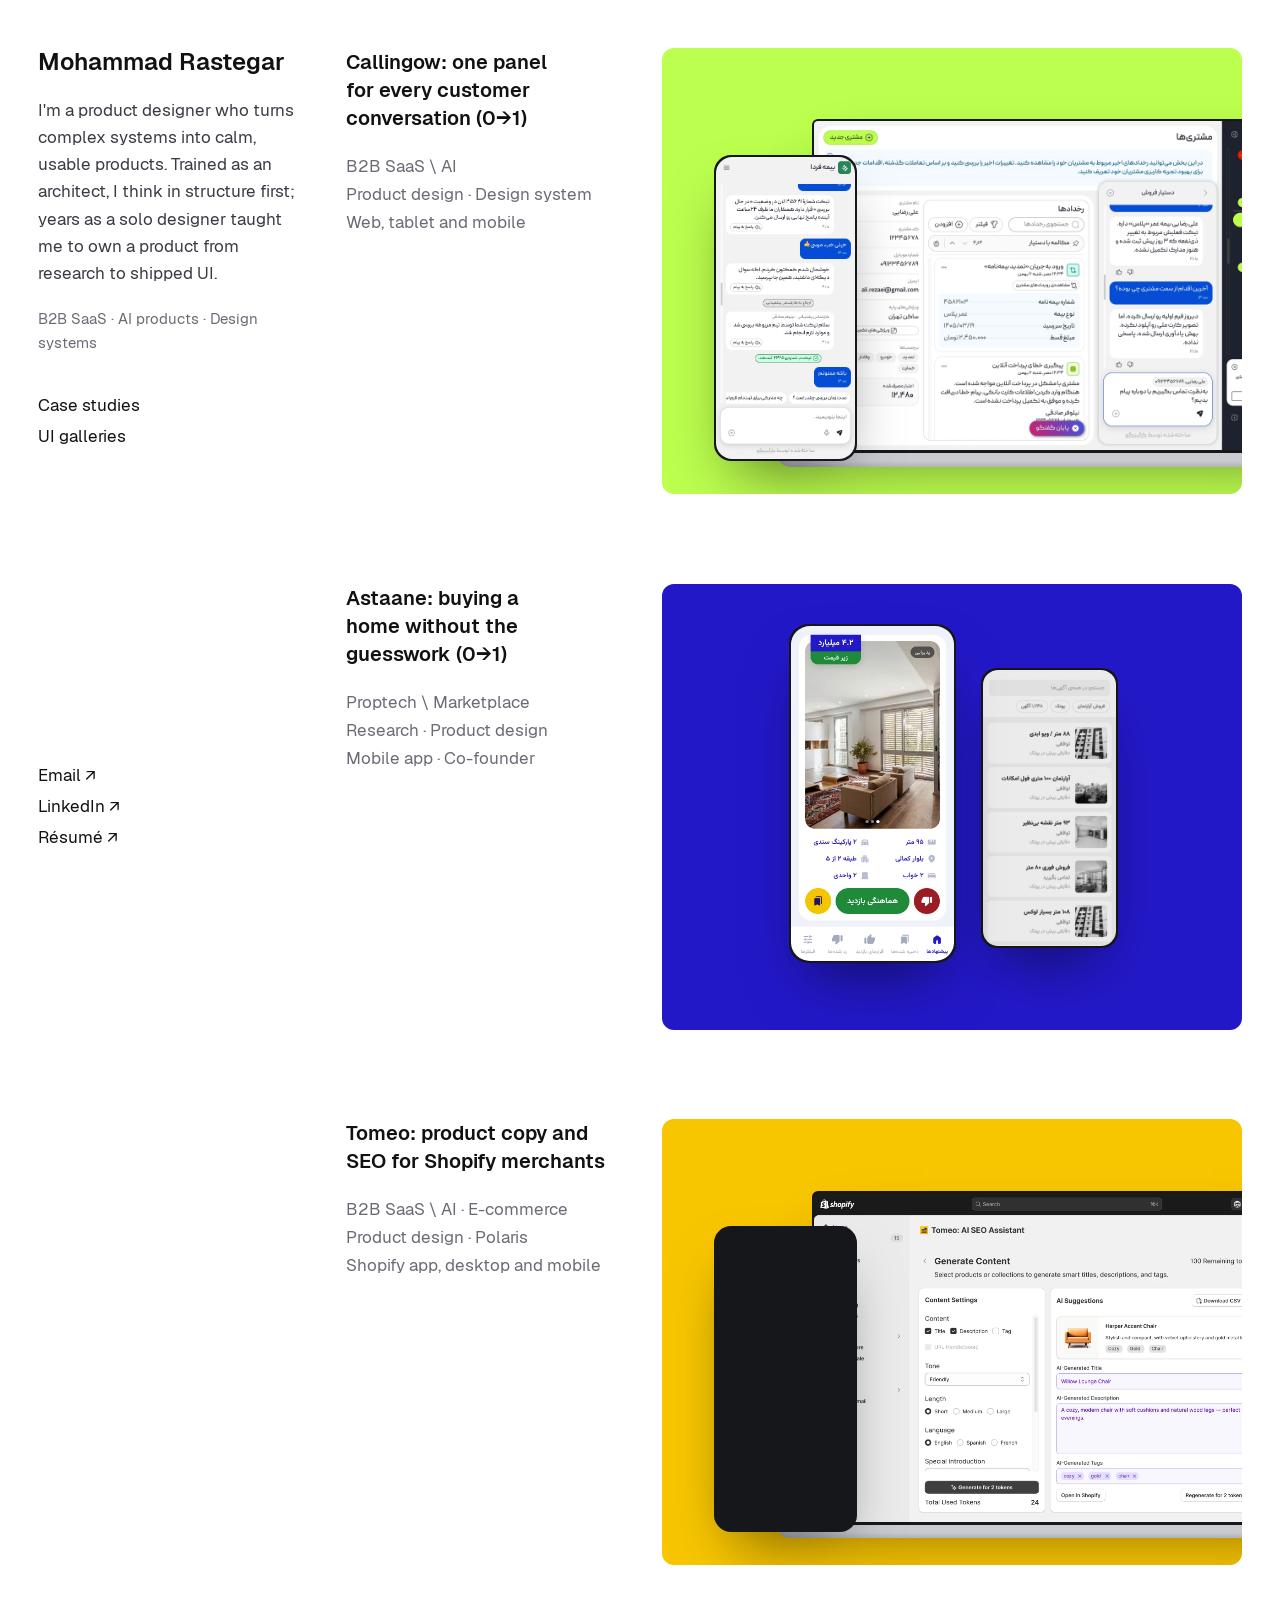
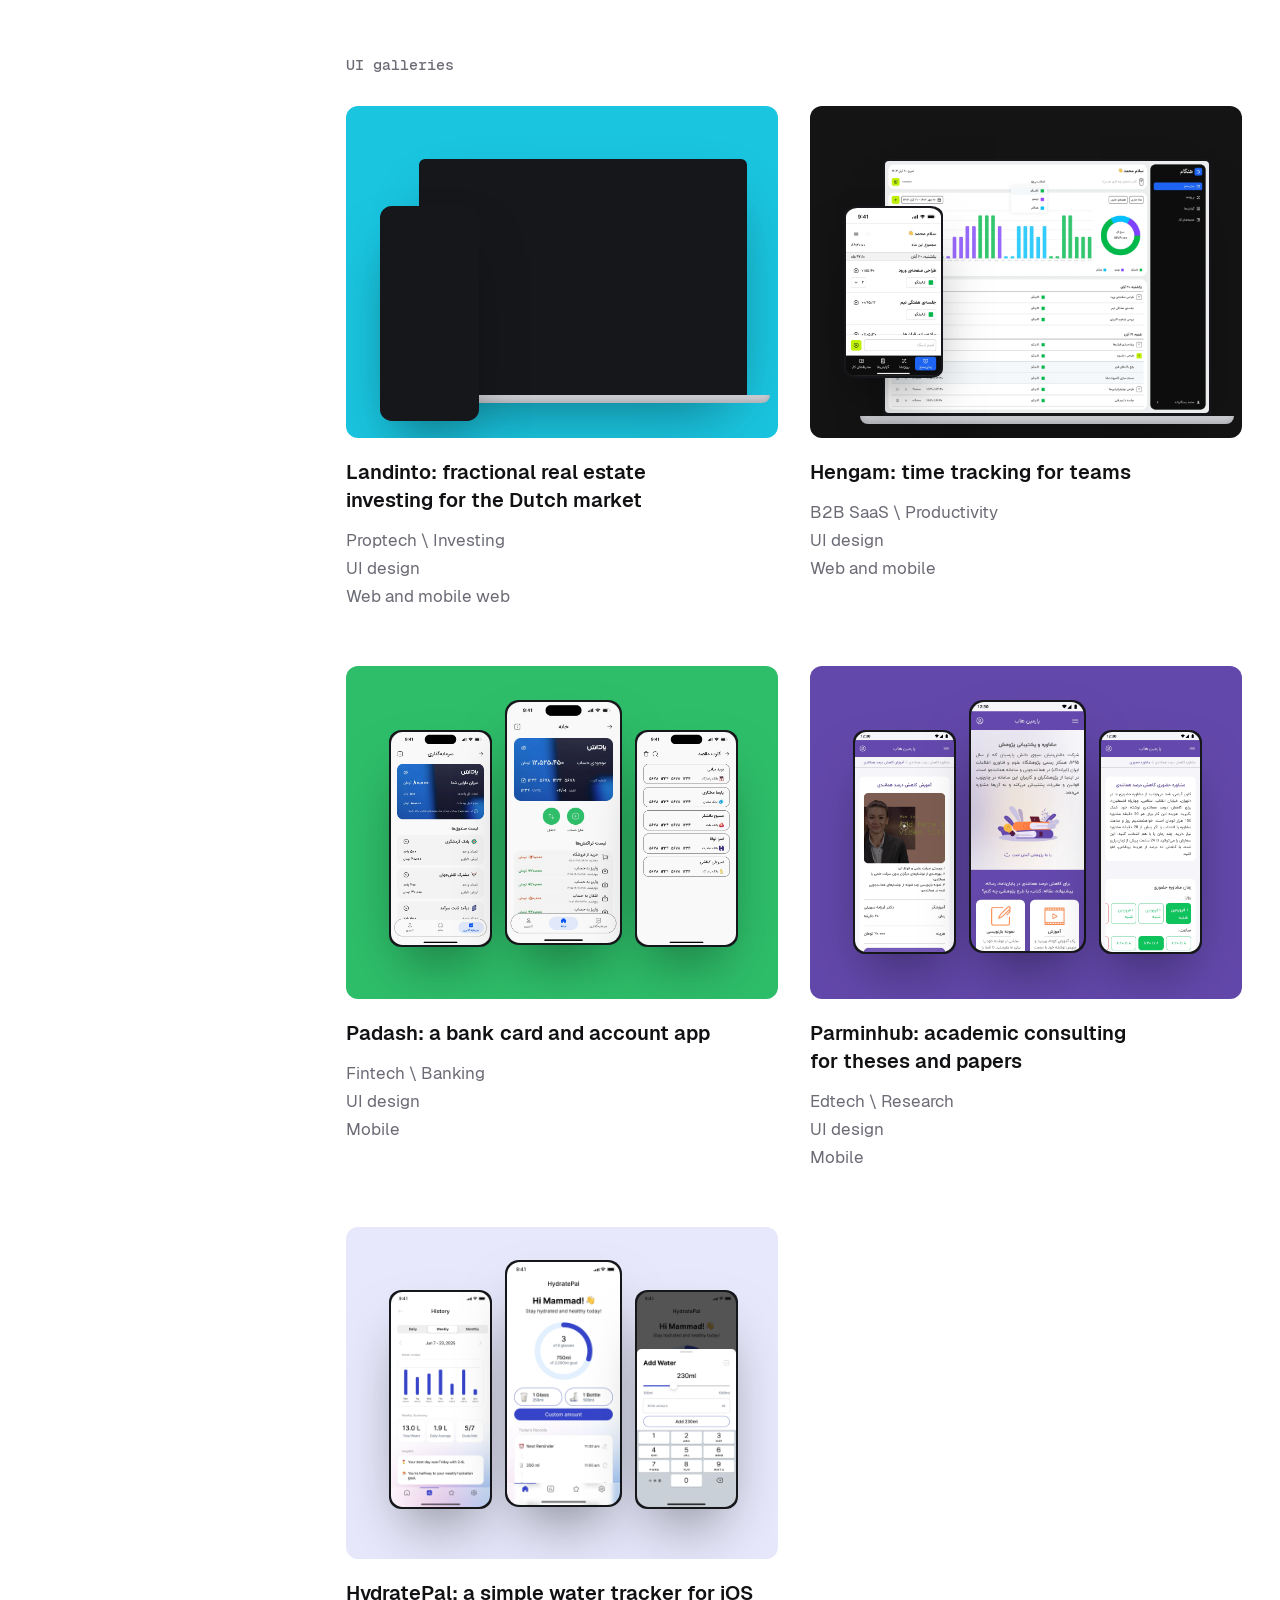
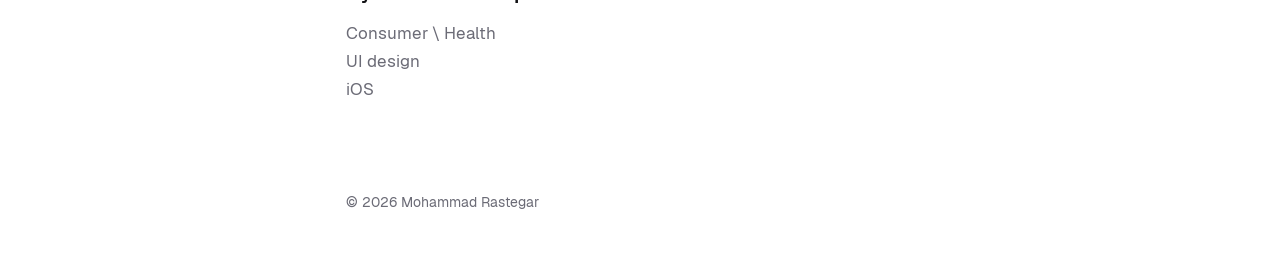
<file: index.html>
<!DOCTYPE html>
<html lang="en">
<head>
<meta charset="utf-8">
<meta name="viewport" content="width=device-width, initial-scale=1">
<title>Mohammad Rastegar · Product designer</title>
<meta name="description" content="Product designer who turns complex systems into calm, usable products. Case studies in B2B SaaS, AI products and design systems.">
<link rel="canonical" href="https://rastegarzadeh.github.io/">
<meta property="og:type" content="website">
<meta property="og:site_name" content="Mohammad Rastegar">
<meta property="og:title" content="Mohammad Rastegar · Product designer">
<meta property="og:description" content="Product designer who turns complex systems into calm, usable products. Case studies in B2B SaaS, AI products and design systems.">
<meta property="og:url" content="https://rastegarzadeh.github.io/">
<meta property="og:image" content="https://rastegarzadeh.github.io/og/index.jpg?v=6">
<meta property="og:image:width" content="1200">
<meta property="og:image:height" content="630">
<meta name="twitter:card" content="summary_large_image">
<link rel="icon" type="image/png" sizes="32x32" href="favicon-32.png">
<link rel="apple-touch-icon" href="apple-touch-icon.png">
<link rel="preload" href="fonts/Geist-Regular.woff2" as="font" type="font/woff2" crossorigin>
<link rel="preload" href="fonts/Geist-SemiBold.woff2" as="font" type="font/woff2" crossorigin>
<link rel="stylesheet" href="fonts/fonts.css">
<style>
html{scroll-behavior:smooth}
body{margin:0;background:#FFFFFF;color:#111114;font-family:'Geist',system-ui,sans-serif;-webkit-font-smoothing:antialiased}
a{color:#2B1FD1;text-decoration:none}
a:hover{color:#111114}
img{display:block;max-width:100%}
.shell{display:flex;align-items:flex-start;max-width:1680px;margin:0 auto}
.side{position:sticky;top:0;height:100vh;box-sizing:border-box;width:clamp(280px,27vw,400px);flex:none;padding:48px clamp(24px,3vw,48px);display:flex;flex-direction:column;gap:36px;overflow-y:auto}
.content{flex:1;min-width:0;box-sizing:border-box;padding:48px clamp(24px,3vw,48px) 48px 0}
.side a.nav{color:#111114;font-size:17px;line-height:1.7}
.side a.nav:hover{color:#2B1FD1}
@media (max-width:899px){.shell{display:block}.side{position:static;height:auto;width:auto;padding:32px 20px 0;gap:24px}.content{padding:40px 20px}}
.row{display:grid;grid-template-columns:minmax(220px,1fr) minmax(0,2.1fr);gap:24px 40px;align-items:start}
@media (max-width:1199px){.row{grid-template-columns:1fr}}
</style>
<style>@media (max-width:1023px){.toc{display:none!important}}</style>
</head>
<body>
<div class="sc-host" data-sc-name="index"><div class="shell">
  <aside class="side">
    <div style="display: flex; flex-direction: column; gap: 20px;">
      <a href="./" style="font-family: Geist; font-size: 24px; font-weight: 600; line-height: 1.2; color: rgb(17, 17, 20);">Mohammad Rastegar</a>
      <p style="margin: 0px; font-size: 17px; line-height: 1.6; color: rgb(58, 58, 68); text-wrap: pretty;">I'm a product designer who turns complex systems into calm, usable products. Trained as an architect, I think in structure first; years as a solo designer taught me to own a product from research to shipped UI.</p>
      <span style="font-size: 15px; line-height: 1.6; color: rgb(107, 107, 118);">B2B SaaS · AI products · Design systems</span>
    </div>
    <nav aria-label="Sections" style="display: flex; flex-direction: column; gap: 2px;">
      <a class="nav" href="#work">Case studies</a>
      <a class="nav" href="#galleries">UI galleries</a>
    </nav>
    <div style="margin-top: auto; display: flex; flex-direction: column; gap: 2px;">
      <a class="nav" href="mailto:mohamadrastegar75@gmail.com">Email ↗</a>
      <a class="nav" href="https://www.linkedin.com/in/rastegarzadeh/" target="_blank" rel="noopener">LinkedIn ↗</a>
      <a class="nav" href="https://drive.google.com/file/d/1CODqDRpyLaZMXWMPN7K9dptwU2QUbMji/view?usp=sharing" target="_blank" rel="noopener">Résumé ↗</a>
    </div>
  </aside>
  <main class="content" style="display: flex; flex-direction: column; gap: clamp(64px, 7vw, 96px);">
    <section id="work" data-screen-label="Case studies" aria-label="Case studies" style="display: flex; flex-direction: column; gap: clamp(64px, 7vw, 96px);">
    <article class="row">
      <div style="display: flex; flex-direction: column; gap: 20px;">
        <h2 style="margin: 0px; font-size: 20px; line-height: 1.4; font-weight: 600; text-wrap: balance;"><a href="callingow.html" style="color: rgb(17, 17, 20);">Callingow: one panel for every customer conversation (0→1)</a></h2>
        <div style="display: flex; flex-direction: column; font-size: 17px; line-height: 1.65; color: rgb(107, 107, 118);"><span>B2B SaaS \ AI</span><span>Product design · Design system</span><span>Web, tablet and mobile</span></div>
      </div>
      <a href="callingow.html" aria-hidden="true" tabindex="-1" style="display: block;"><div style="position: relative; aspect-ratio: 13 / 10; border-radius: 12px; background: rgb(188, 255, 78); overflow: hidden;"><div style="position: absolute; left: 26%; top: 16%; width: 88%;">
          <div style="background: rgb(22, 23, 27); border-radius: 6px 6px 0px 0px; padding: 2px 2px 3px; box-shadow: rgba(0, 0, 0, 0.45) 0px 30px 60px -20px;"><img src="assets/cw-team-assistant.webp" alt="Callingow team panel: a customer timeline with the team assistant answering a question about that customer" style="width: 100%; border-radius: 4px; display: block;"></div>
          <div style="height: 0px; padding-top: 2.6%; margin: 0px -7%; background: rgb(201, 203, 209); border-radius: 0px 0px 14px 14px; box-shadow: rgba(0, 0, 0, 0.12) 0px -3px 4px inset;"></div>
        </div><div style="position: absolute; left: 9%; top: 24%; width: 24%; background: rgb(22, 23, 27); border-radius: 12% / 5.5%; padding: 2px; box-shadow: rgba(0, 0, 0, 0.5) 0px 30px 60px -20px;"><img src="assets/cw-app-insurance-v2.webp" alt="Callingow customer app: an insurance company chat on a phone" style="width: 100%; border-radius: 11.7% / 5.4%; display: block;"></div></div></a>
    </article>
    <article class="row">
      <div style="display: flex; flex-direction: column; gap: 20px;">
        <h2 style="margin: 0px; font-size: 20px; line-height: 1.4; font-weight: 600; text-wrap: balance;"><a href="astaane.html" style="color: rgb(17, 17, 20);">Astaane: buying a home without the guesswork (0→1)</a></h2>
        <div style="display: flex; flex-direction: column; font-size: 17px; line-height: 1.65; color: rgb(107, 107, 118);"><span>Proptech \ Marketplace</span><span>Research · Product design</span><span>Mobile app · Co-founder</span></div>
      </div>
      <a href="astaane.html" aria-hidden="true" tabindex="-1" style="display: block;"><div style="position: relative; aspect-ratio: 13 / 10; border-radius: 12px; background: rgb(35, 24, 200); overflow: hidden;"><div style="position: absolute; left: 55%; top: 19%; width: 23%; filter: grayscale(1) brightness(0.92); background: rgb(22, 23, 27); border-radius: 12% / 5.5%; padding: 2px; box-shadow: rgba(0, 0, 0, 0.5) 0px 30px 60px -20px;"><img src="assets/astaane-cover-before.webp" alt="Before: a Divar-style feed of near-identical listings, each priced as negotiable" style="width: 100%; border-radius: 11.7% / 5.4%; display: block;"></div><div style="position: absolute; left: 22%; top: 9%; width: 28%; background: rgb(22, 23, 27); border-radius: 12% / 5.5%; padding: 2px; box-shadow: rgba(0, 0, 0, 0.5) 0px 30px 60px -20px;"><img loading="lazy" decoding="async" src="assets/astaane-cover-deck.webp" alt="Astaane: one home card with its price label and three actions" style="width: 100%; border-radius: 11.7% / 5.4%; display: block;"></div></div></a>
    </article>
    <article class="row">
      <div style="display: flex; flex-direction: column; gap: 20px;">
        <h2 style="margin: 0px; font-size: 20px; line-height: 1.4; font-weight: 600; text-wrap: balance;"><a href="tomeo.html" style="color: rgb(17, 17, 20);">Tomeo: product copy and SEO for Shopify merchants</a></h2>
        <div style="display: flex; flex-direction: column; font-size: 17px; line-height: 1.65; color: rgb(107, 107, 118);"><span>B2B SaaS \ AI · E-commerce</span><span>Product design · Polaris</span><span>Shopify app, desktop and mobile</span></div>
      </div>
      <a href="tomeo.html" aria-hidden="true" tabindex="-1" style="display: block;"><div style="position: relative; aspect-ratio: 13 / 10; border-radius: 12px; background: rgb(248, 198, 1); overflow: hidden;"><div style="position: absolute; left: 26%; top: 16%; width: 88%;">
          <div style="background: rgb(22, 23, 27); border-radius: 6px 6px 0px 0px; padding: 2px 2px 3px; box-shadow: rgba(0, 0, 0, 0.45) 0px 30px 60px -20px;"><img loading="lazy" decoding="async" src="assets/tomeo/result.webp" alt="Tomeo inside Shopify admin: AI-generated title, description and tags for a lounge chair, ready to save" style="width: 100%; border-radius: 4px; display: block;"></div>
          <div style="height: 0px; padding-top: 2.6%; margin: 0px -7%; background: rgb(201, 203, 209); border-radius: 0px 0px 14px 14px; box-shadow: rgba(0, 0, 0, 0.12) 0px -3px 4px inset;"></div>
        </div><div style="position: absolute; left: 9%; top: 24%; width: 24%; background: rgb(22, 23, 27); border-radius: 12% / 5.5%; padding: 2px; box-shadow: rgba(0, 0, 0, 0.5) 0px 30px 60px -20px;"><img loading="lazy" decoding="async" src="assets/tomeo/m-templates.webp" alt="Tomeo on mobile: products selected for generation" style="width: 100%; border-radius: 11.7% / 5.4%; display: block;"></div></div></a>
    </article>
    </section>
    <section id="galleries" data-screen-label="UI galleries" aria-label="UI galleries" style="display: flex; flex-direction: column; gap: 32px;">
      <h2 style="margin: 0px; font-family: &quot;Geist Mono&quot;, monospace; font-size: 15px; font-weight: 500; color: rgb(107, 107, 118);">UI galleries</h2>
      <div style="display: grid; grid-template-columns: repeat(auto-fill, minmax(min(100%, 300px), 1fr)); gap: 56px 32px;">
        <article style="display: flex; flex-direction: column; gap: 20px;">
        <a href="landinto.html" aria-hidden="true" tabindex="-1" style="display: block;"><div style="position: relative; aspect-ratio: 13 / 10; border-radius: 12px; background: rgb(26, 197, 224); overflow: hidden;"><div style="position: absolute; left: 17%; top: 16%; width: 76%;">
          <div style="background: rgb(22, 23, 27); border-radius: 6px 6px 0px 0px; padding: 2px 2px 3px; box-shadow: rgba(0, 0, 0, 0.45) 0px 30px 60px -20px;"><img loading="lazy" decoding="async" src="assets/gallery/landinto/landing.webp" alt="Landinto landing page" style="width: 100%; border-radius: 4px; display: block;"></div>
          <div style="height: 0px; padding-top: 2.6%; margin: 0px -7%; background: rgb(201, 203, 209); border-radius: 0px 0px 14px 14px; box-shadow: rgba(0, 0, 0, 0.12) 0px -3px 4px inset;"></div>
        </div><div style="position: absolute; left: 8%; top: 30%; width: 22%; background: rgb(22, 23, 27); border-radius: 12% / 5.5%; padding: 2px; box-shadow: rgba(0, 0, 0, 0.5) 0px 30px 60px -20px;"><img loading="lazy" decoding="async" src="assets/gallery/landinto/m-property.webp" alt="Landinto property page on a phone" style="width: 100%; border-radius: 11.7% / 5.4%; display: block;"></div></div></a>
        <div style="display: flex; flex-direction: column; gap: 12px;"><h3 style="margin: 0px; font-size: 20px; line-height: 1.4; font-weight: 600; text-wrap: balance;"><a href="landinto.html" style="color: rgb(17, 17, 20);">Landinto: fractional real estate investing for the Dutch market</a></h3><div style="display: flex; flex-direction: column; font-size: 17px; line-height: 1.65; color: rgb(107, 107, 118);"><span>Proptech \ Investing</span><span>UI design</span><span>Web and mobile web</span></div></div>
      </article>
        <article style="display: flex; flex-direction: column; gap: 20px;">
        <a href="hengam.html" aria-hidden="true" tabindex="-1" style="display: block;"><div style="position: relative; aspect-ratio: 13 / 10; border-radius: 12px; background: rgb(20, 20, 20); overflow: hidden;"><div style="position: absolute; left: 17%; top: 16%; width: 76%;">
          <div style="background: rgb(22, 23, 27); border-radius: 6px 6px 0px 0px; padding: 2px 2px 3px; box-shadow: rgba(0, 0, 0, 0.45) 0px 30px 60px -20px;"><img loading="lazy" decoding="async" src="assets/gallery/hengam/home.webp" alt="Hengam timer and daily log" style="width: 100%; border-radius: 4px; display: block;"></div>
          <div style="height: 0px; padding-top: 2.6%; margin: 0px -7%; background: rgb(201, 203, 209); border-radius: 0px 0px 14px 14px; box-shadow: rgba(0, 0, 0, 0.12) 0px -3px 4px inset;"></div>
        </div><div style="position: absolute; left: 8%; top: 30%; width: 22%; background: rgb(22, 23, 27); border-radius: 12% / 5.5%; padding: 2px; box-shadow: rgba(0, 0, 0, 0.5) 0px 30px 60px -20px;"><img loading="lazy" decoding="async" src="assets/gallery/hengam/m-home.webp" alt="Hengam log on a phone" style="width: 100%; border-radius: 11.7% / 5.4%; display: block;"></div></div></a>
        <div style="display: flex; flex-direction: column; gap: 12px;"><h3 style="margin: 0px; font-size: 20px; line-height: 1.4; font-weight: 600; text-wrap: balance;"><a href="hengam.html" style="color: rgb(17, 17, 20);">Hengam: time tracking for teams</a></h3><div style="display: flex; flex-direction: column; font-size: 17px; line-height: 1.65; color: rgb(107, 107, 118);"><span>B2B SaaS \ Productivity</span><span>UI design</span><span>Web and mobile</span></div></div>
      </article>
        <article style="display: flex; flex-direction: column; gap: 20px;">
        <a href="padash.html" aria-hidden="true" tabindex="-1" style="display: block;"><div style="position: relative; aspect-ratio: 13 / 10; border-radius: 12px; background: rgb(46, 190, 105); overflow: hidden;"><div style="position: absolute; left: 10%; top: 19%; width: 23%; background: rgb(22, 23, 27); border-radius: 12% / 5.5%; padding: 2px; box-shadow: rgba(0, 0, 0, 0.5) 0px 30px 60px -20px;"><img loading="lazy" decoding="async" src="assets/gallery/padash/invest.webp" alt="" style="width: 100%; border-radius: 11.7% / 5.4%; display: block;"></div><div style="position: absolute; left: 37%; top: 10%; width: 26%; background: rgb(22, 23, 27); border-radius: 12% / 5.5%; padding: 2px; box-shadow: rgba(0, 0, 0, 0.5) 0px 30px 60px -20px;"><img loading="lazy" decoding="async" src="assets/gallery/padash/home.webp" alt="" style="width: 100%; border-radius: 11.7% / 5.4%; display: block;"></div><div style="position: absolute; left: 67%; top: 19%; width: 23%; background: rgb(22, 23, 27); border-radius: 12% / 5.5%; padding: 2px; box-shadow: rgba(0, 0, 0, 0.5) 0px 30px 60px -20px;"><img loading="lazy" decoding="async" src="assets/gallery/padash/cards.webp" alt="" style="width: 100%; border-radius: 11.7% / 5.4%; display: block;"></div></div></a>
        <div style="display: flex; flex-direction: column; gap: 12px;"><h3 style="margin: 0px; font-size: 20px; line-height: 1.4; font-weight: 600; text-wrap: balance;"><a href="padash.html" style="color: rgb(17, 17, 20);">Padash: a bank card and account app</a></h3><div style="display: flex; flex-direction: column; font-size: 17px; line-height: 1.65; color: rgb(107, 107, 118);"><span>Fintech \ Banking</span><span>UI design</span><span>Mobile</span></div></div>
      </article>
        <article style="display: flex; flex-direction: column; gap: 20px;">
        <a href="parminhub.html" aria-hidden="true" tabindex="-1" style="display: block;"><div style="position: relative; aspect-ratio: 13 / 10; border-radius: 12px; background: rgb(99, 72, 171); overflow: hidden;"><div style="position: absolute; left: 10%; top: 19%; width: 23%; background: rgb(22, 23, 27); border-radius: 12% / 5.5%; padding: 2px; box-shadow: rgba(0, 0, 0, 0.5) 0px 30px 60px -20px;"><img loading="lazy" decoding="async" src="assets/gallery/parminhub/education.webp" alt="" style="width: 100%; border-radius: 11.7% / 5.4%; display: block;"></div><div style="position: absolute; left: 37%; top: 10%; width: 26%; background: rgb(22, 23, 27); border-radius: 12% / 5.5%; padding: 2px; box-shadow: rgba(0, 0, 0, 0.5) 0px 30px 60px -20px;"><img loading="lazy" decoding="async" src="assets/gallery/parminhub/landing.webp" alt="" style="width: 100%; border-radius: 11.7% / 5.4%; display: block;"></div><div style="position: absolute; left: 67%; top: 19%; width: 23%; background: rgb(22, 23, 27); border-radius: 12% / 5.5%; padding: 2px; box-shadow: rgba(0, 0, 0, 0.5) 0px 30px 60px -20px;"><img loading="lazy" decoding="async" src="assets/gallery/parminhub/face-to-face.webp" alt="" style="width: 100%; border-radius: 11.7% / 5.4%; display: block;"></div></div></a>
        <div style="display: flex; flex-direction: column; gap: 12px;"><h3 style="margin: 0px; font-size: 20px; line-height: 1.4; font-weight: 600; text-wrap: balance;"><a href="parminhub.html" style="color: rgb(17, 17, 20);">Parminhub: academic consulting for theses and papers</a></h3><div style="display: flex; flex-direction: column; font-size: 17px; line-height: 1.65; color: rgb(107, 107, 118);"><span>Edtech \ Research</span><span>UI design</span><span>Mobile</span></div></div>
      </article>
        <article style="display: flex; flex-direction: column; gap: 20px;">
        <a href="hydratepal.html" aria-hidden="true" tabindex="-1" style="display: block;"><div style="position: relative; aspect-ratio: 13 / 10; border-radius: 12px; background: rgb(231, 232, 251); overflow: hidden;"><div style="position: absolute; left: 10%; top: 19%; width: 23%; background: rgb(22, 23, 27); border-radius: 12% / 5.5%; padding: 2px; box-shadow: rgba(0, 0, 0, 0.5) 0px 30px 60px -20px;"><img loading="lazy" decoding="async" src="assets/gallery/hydratepal/history.webp" alt="" style="width: 100%; border-radius: 11.7% / 5.4%; display: block;"></div><div style="position: absolute; left: 37%; top: 10%; width: 26%; background: rgb(22, 23, 27); border-radius: 12% / 5.5%; padding: 2px; box-shadow: rgba(0, 0, 0, 0.5) 0px 30px 60px -20px;"><img loading="lazy" decoding="async" src="assets/gallery/hydratepal/home.webp" alt="" style="width: 100%; border-radius: 11.7% / 5.4%; display: block;"></div><div style="position: absolute; left: 67%; top: 19%; width: 23%; background: rgb(22, 23, 27); border-radius: 12% / 5.5%; padding: 2px; box-shadow: rgba(0, 0, 0, 0.5) 0px 30px 60px -20px;"><img loading="lazy" decoding="async" src="assets/gallery/hydratepal/add.webp" alt="" style="width: 100%; border-radius: 11.7% / 5.4%; display: block;"></div></div></a>
        <div style="display: flex; flex-direction: column; gap: 12px;"><h3 style="margin: 0px; font-size: 20px; line-height: 1.4; font-weight: 600; text-wrap: balance;"><a href="hydratepal.html" style="color: rgb(17, 17, 20);">HydratePal: a simple water tracker for iOS</a></h3><div style="display: flex; flex-direction: column; font-size: 17px; line-height: 1.65; color: rgb(107, 107, 118);"><span>Consumer \ Health</span><span>UI design</span><span>iOS</span></div></div>
      </article>
      </div>
    </section>
    <footer style="font-size: 14px; color: rgb(107, 107, 118);">© 2026 Mohammad Rastegar</footer>
  </main></div></div>

</body>
</html>
</file>
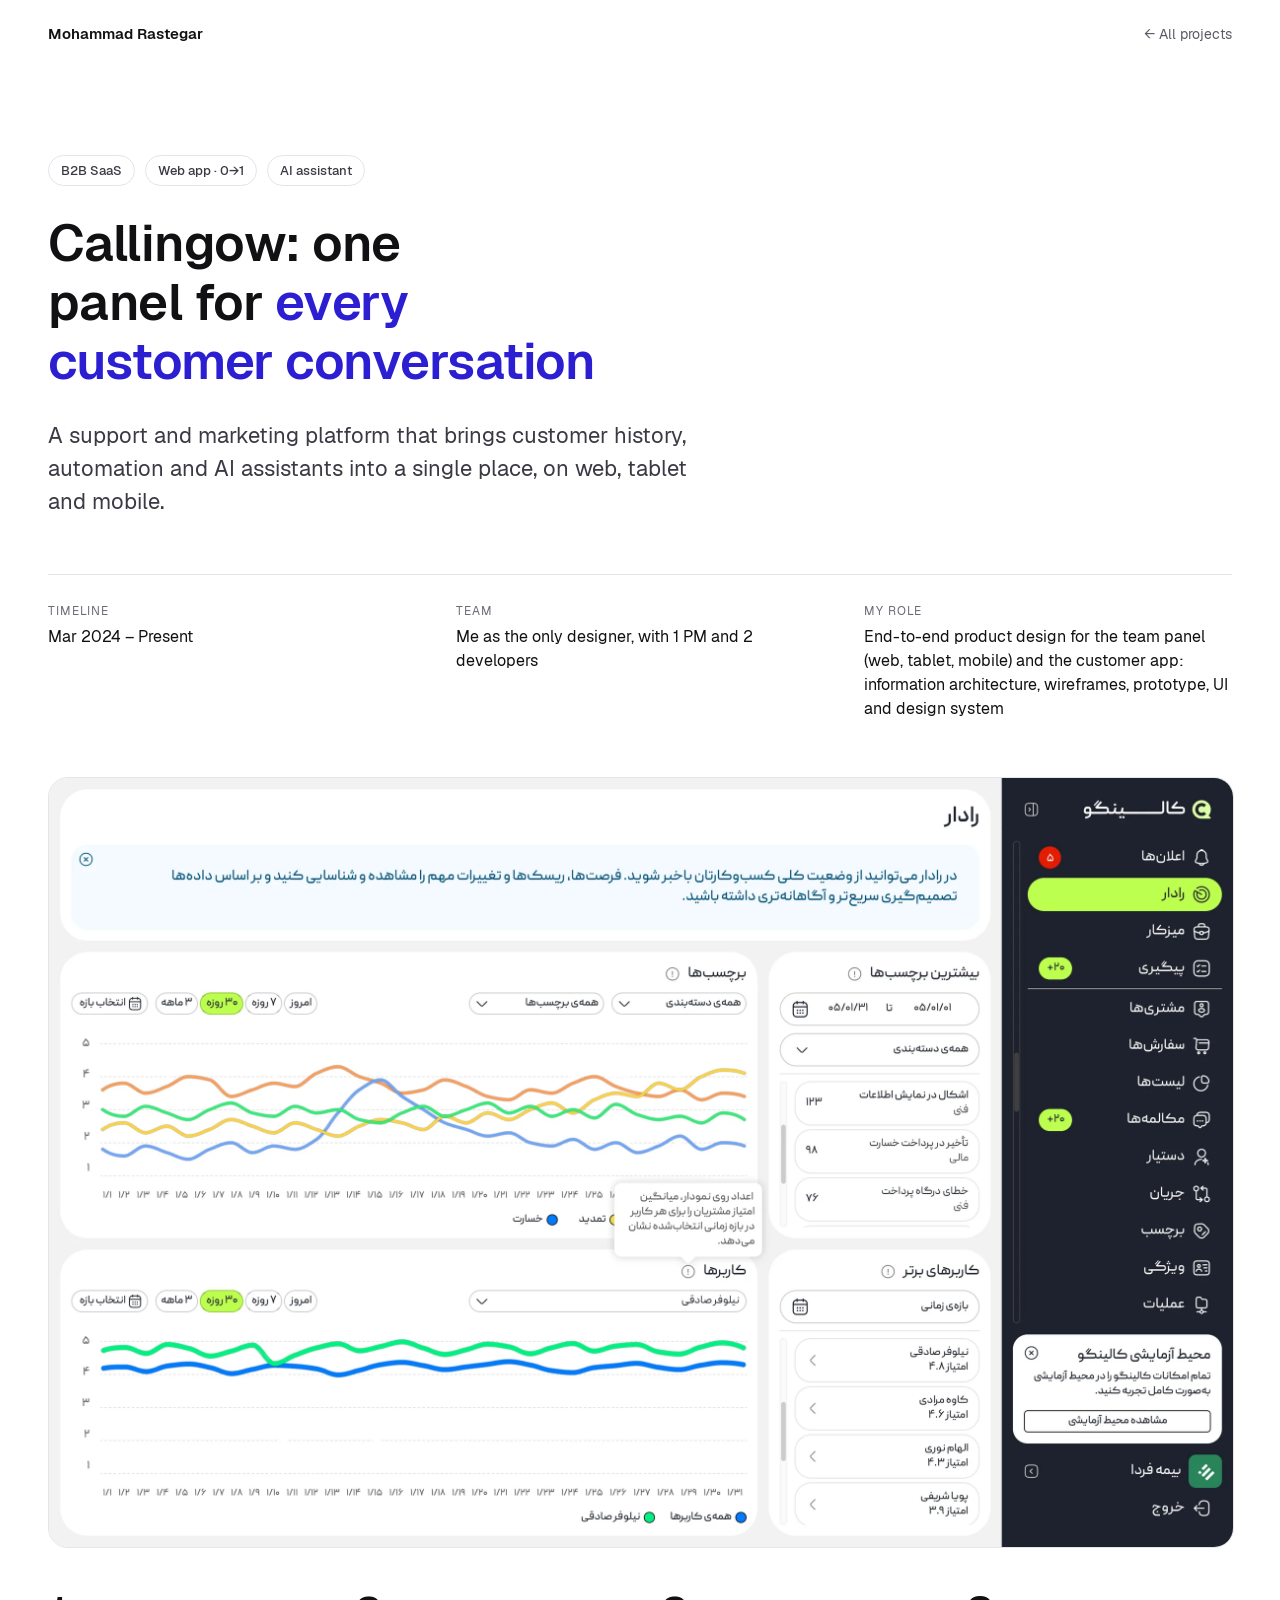
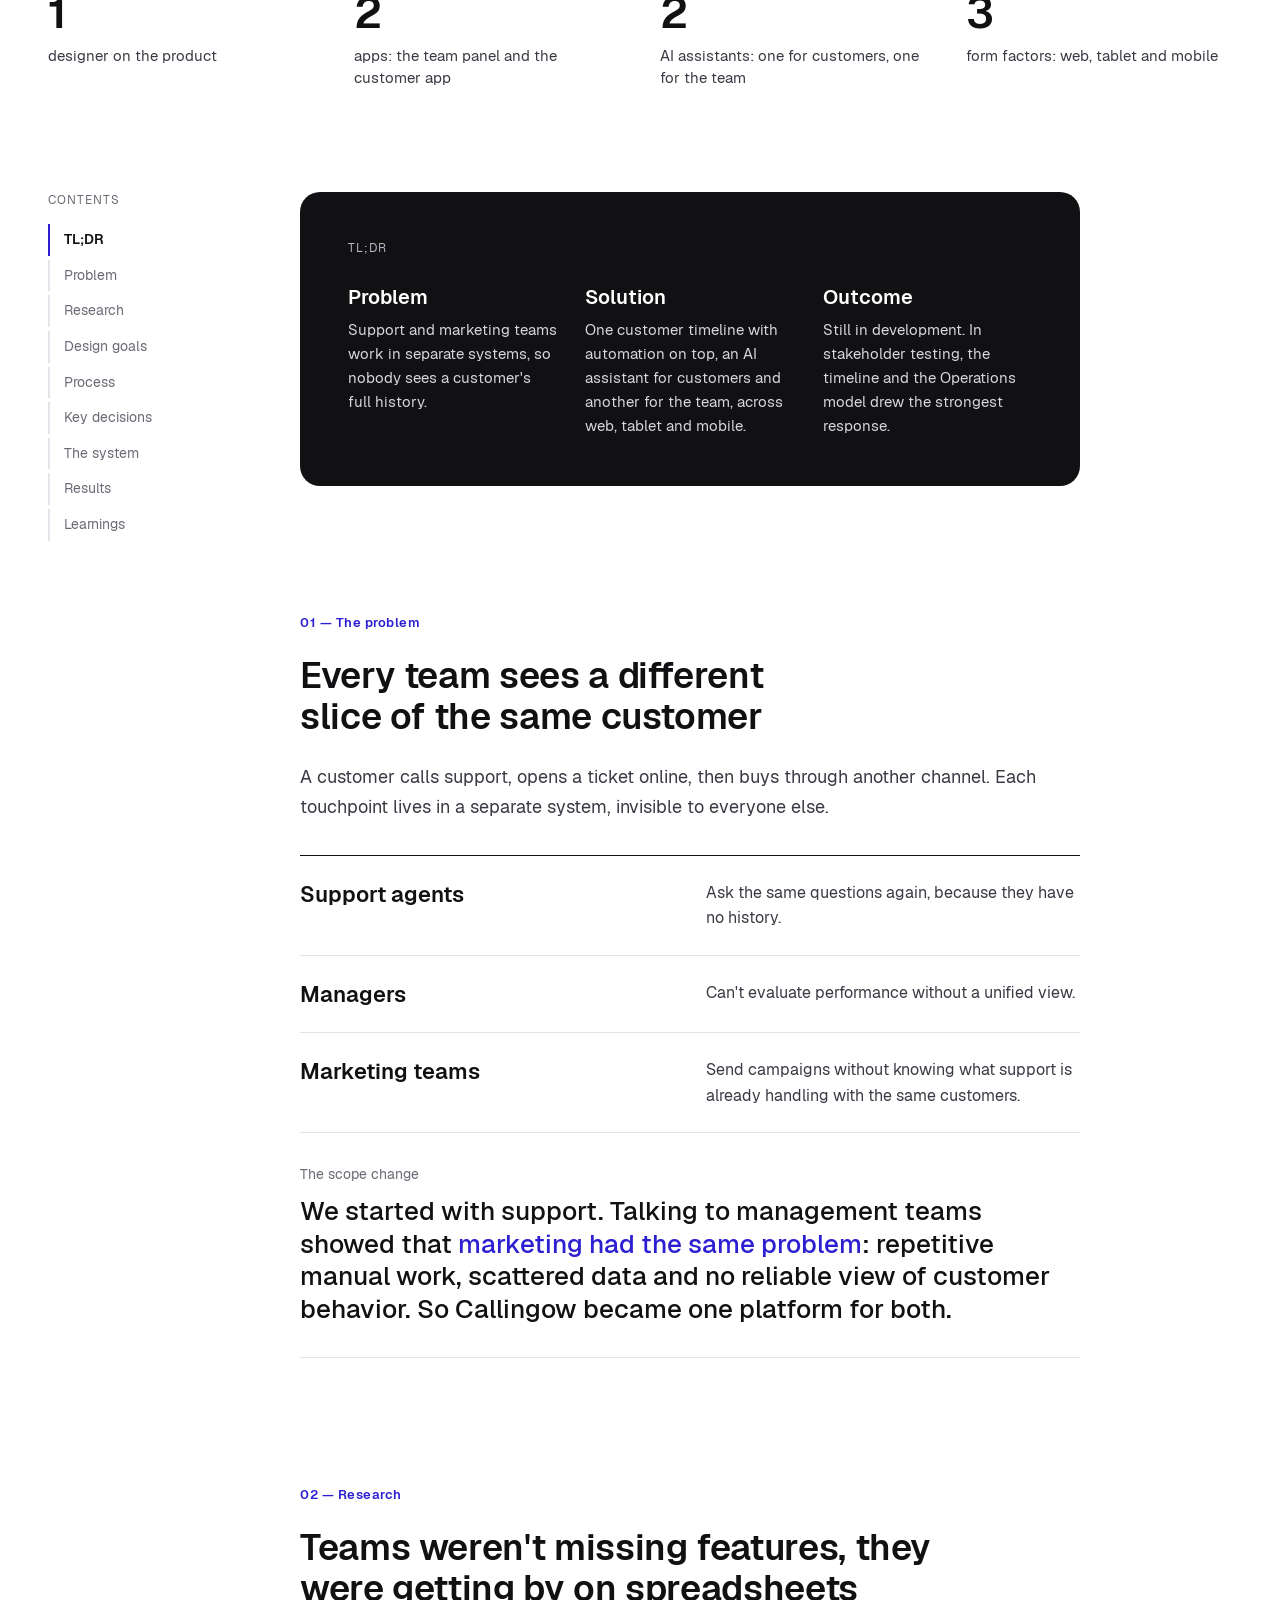
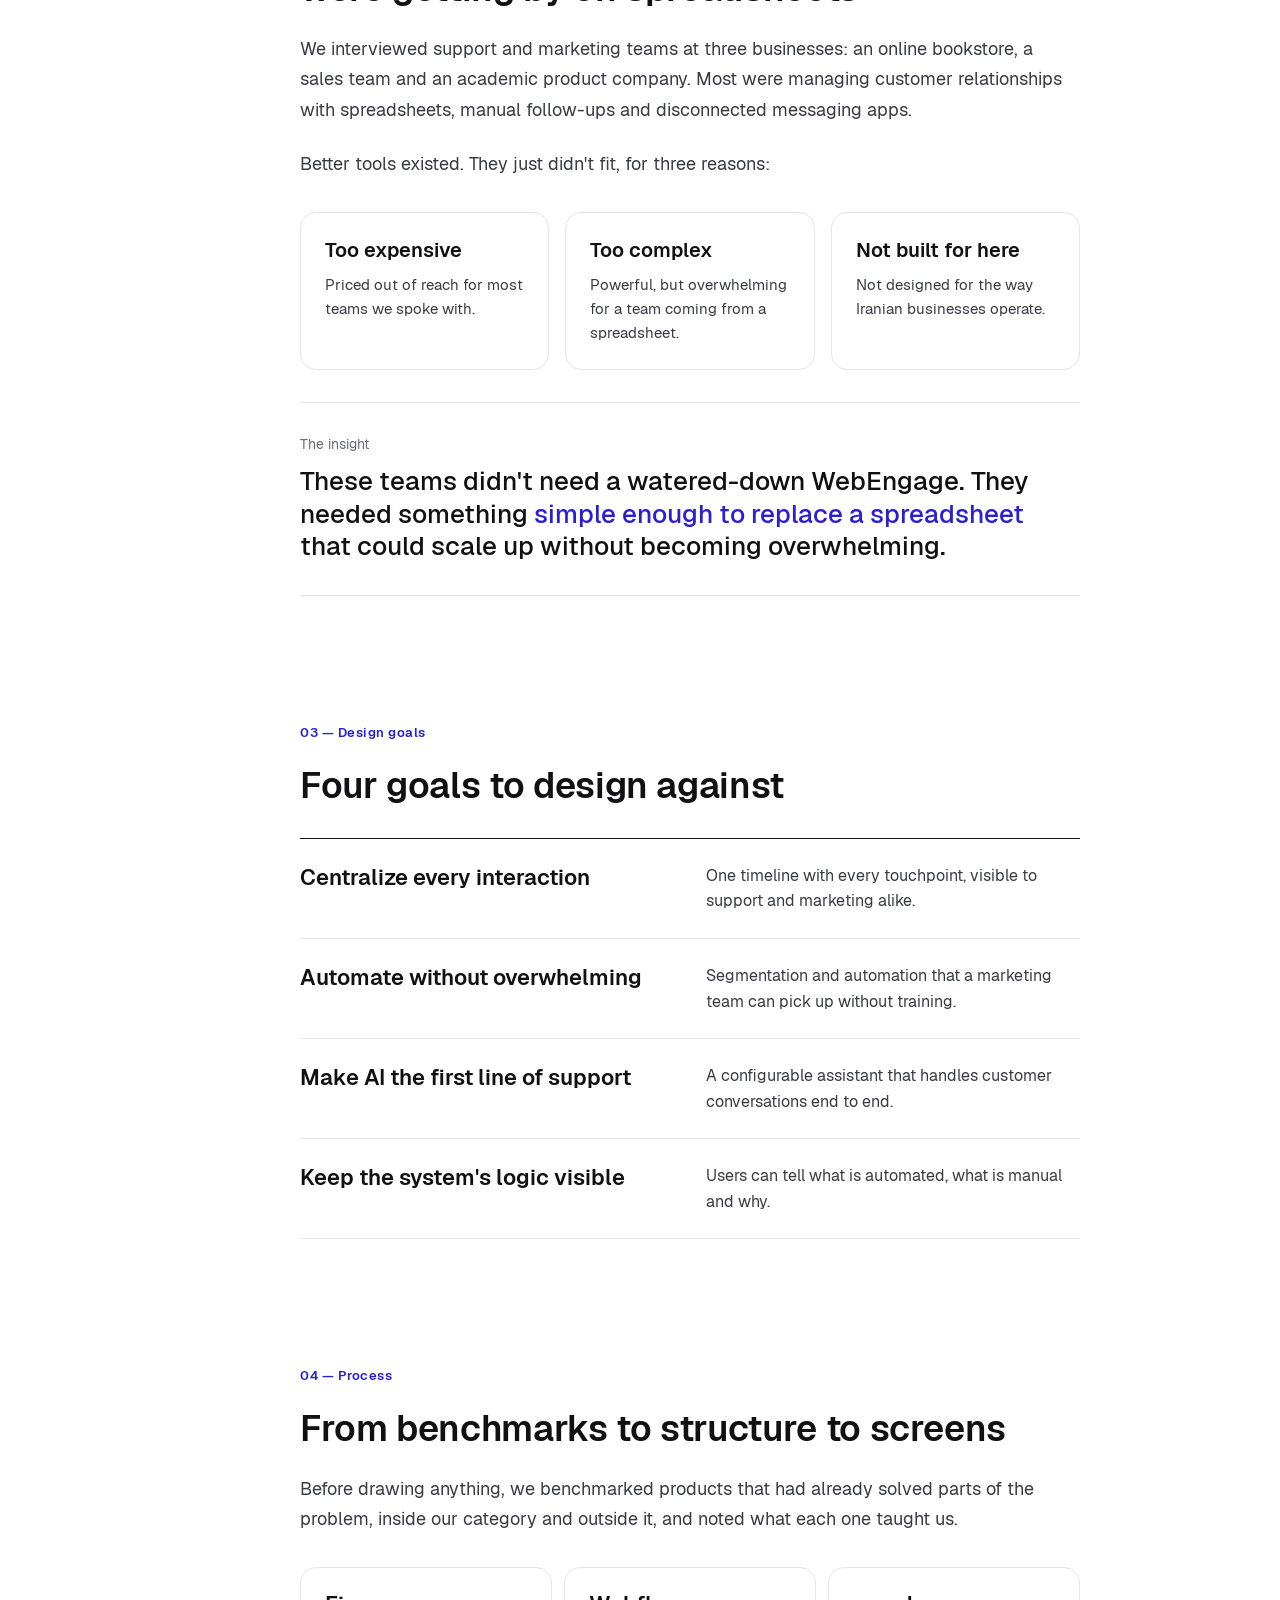
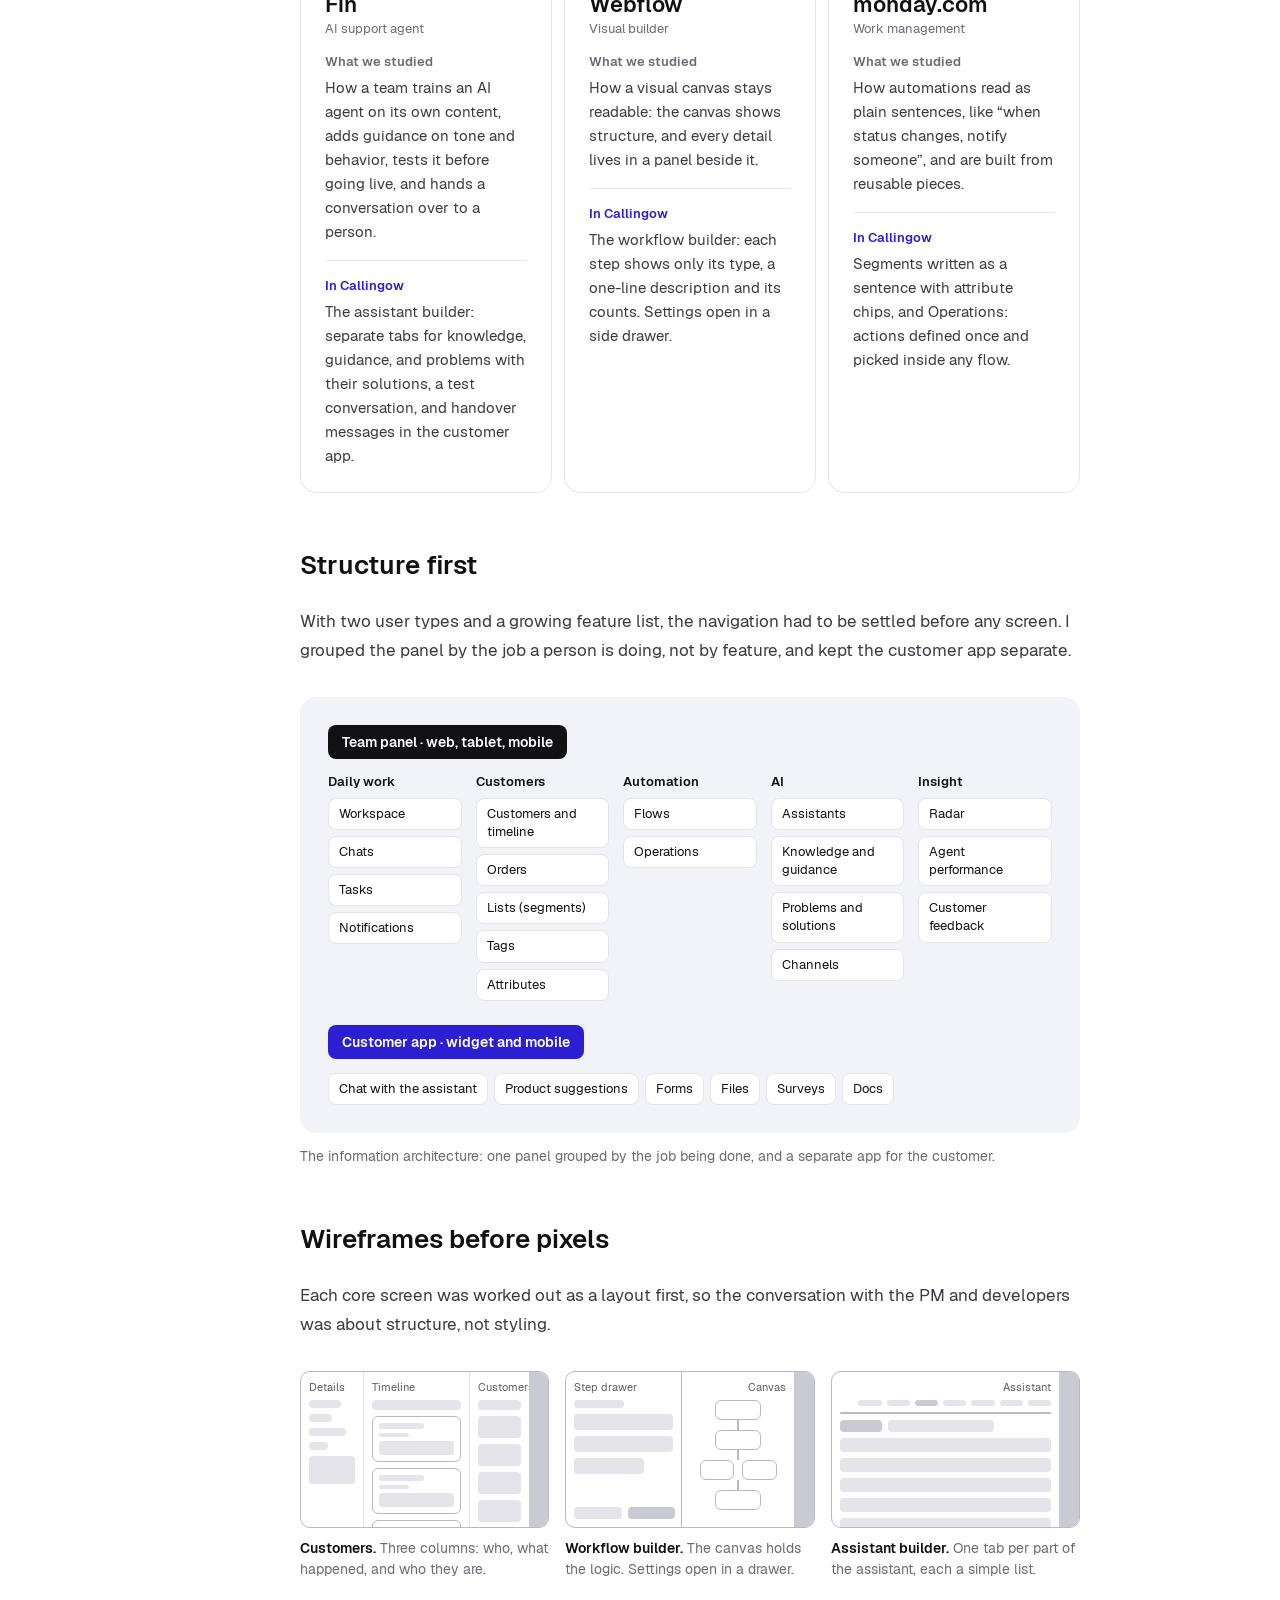
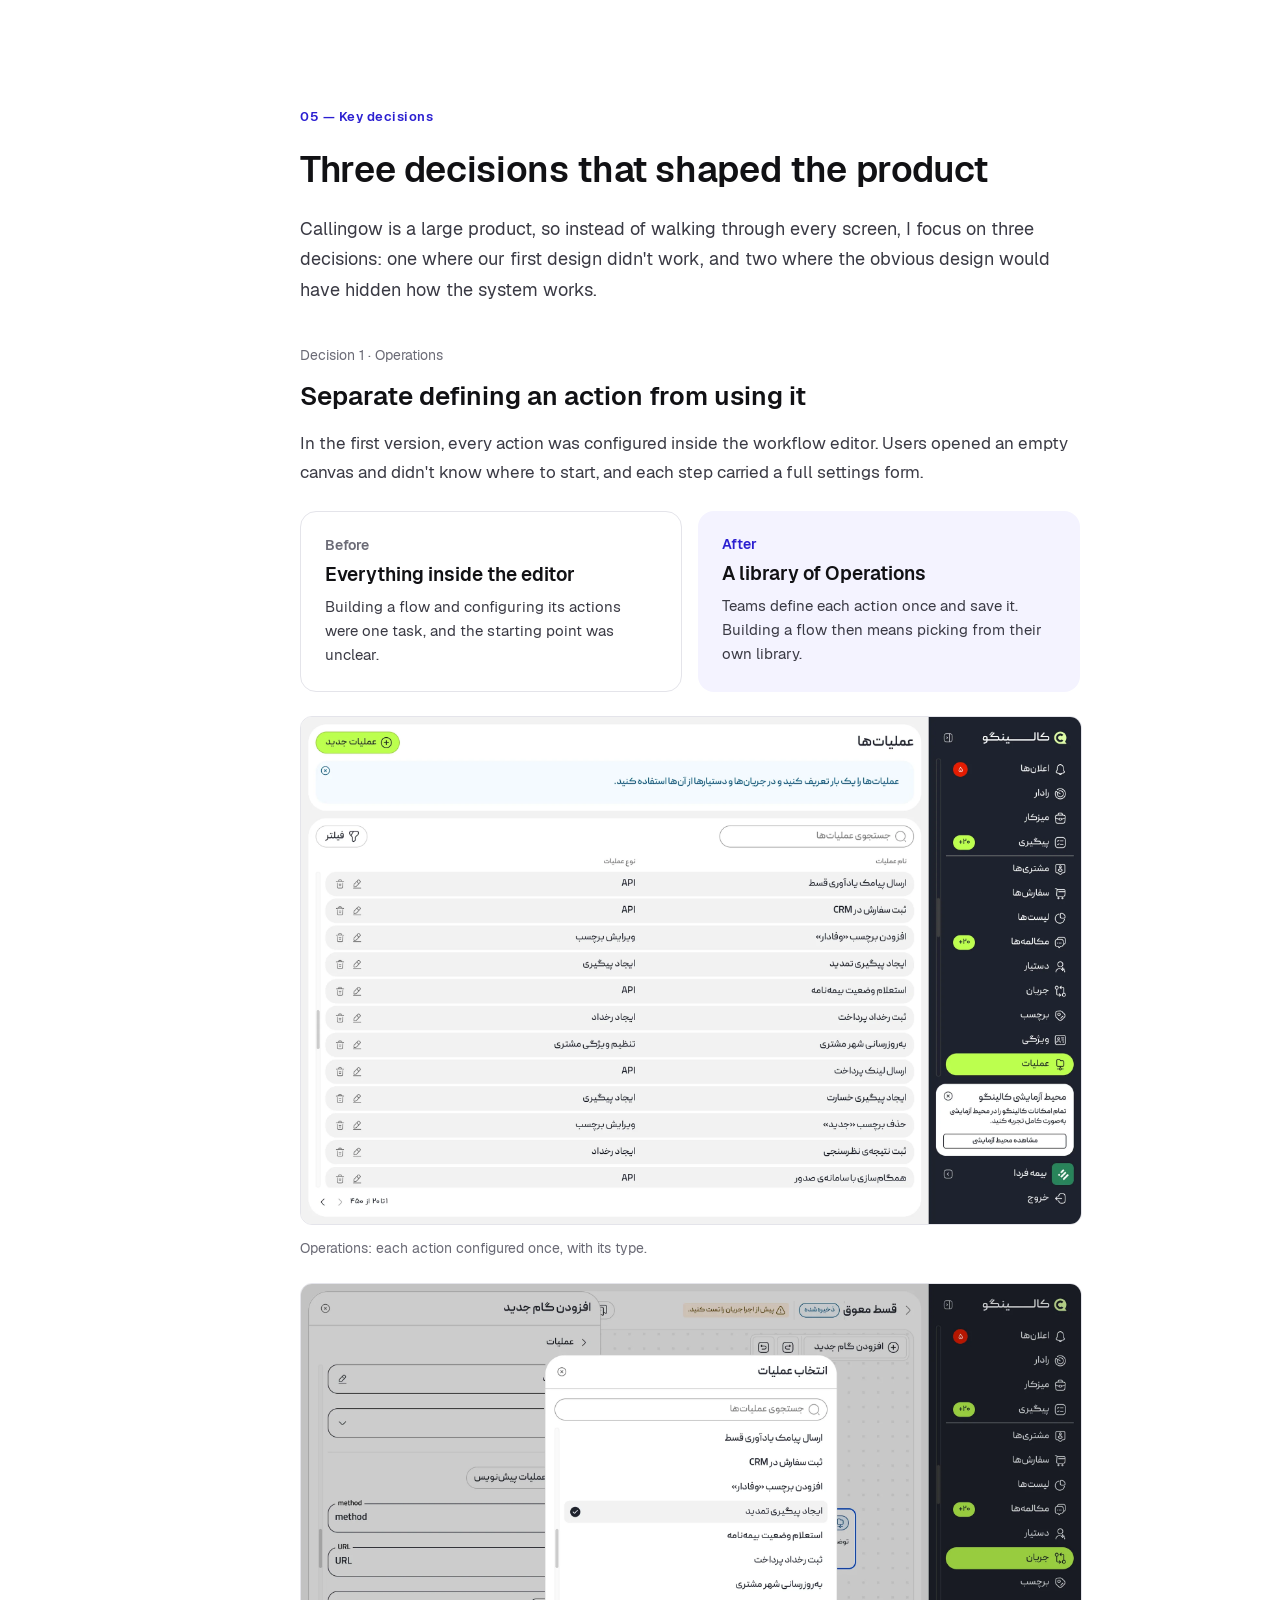
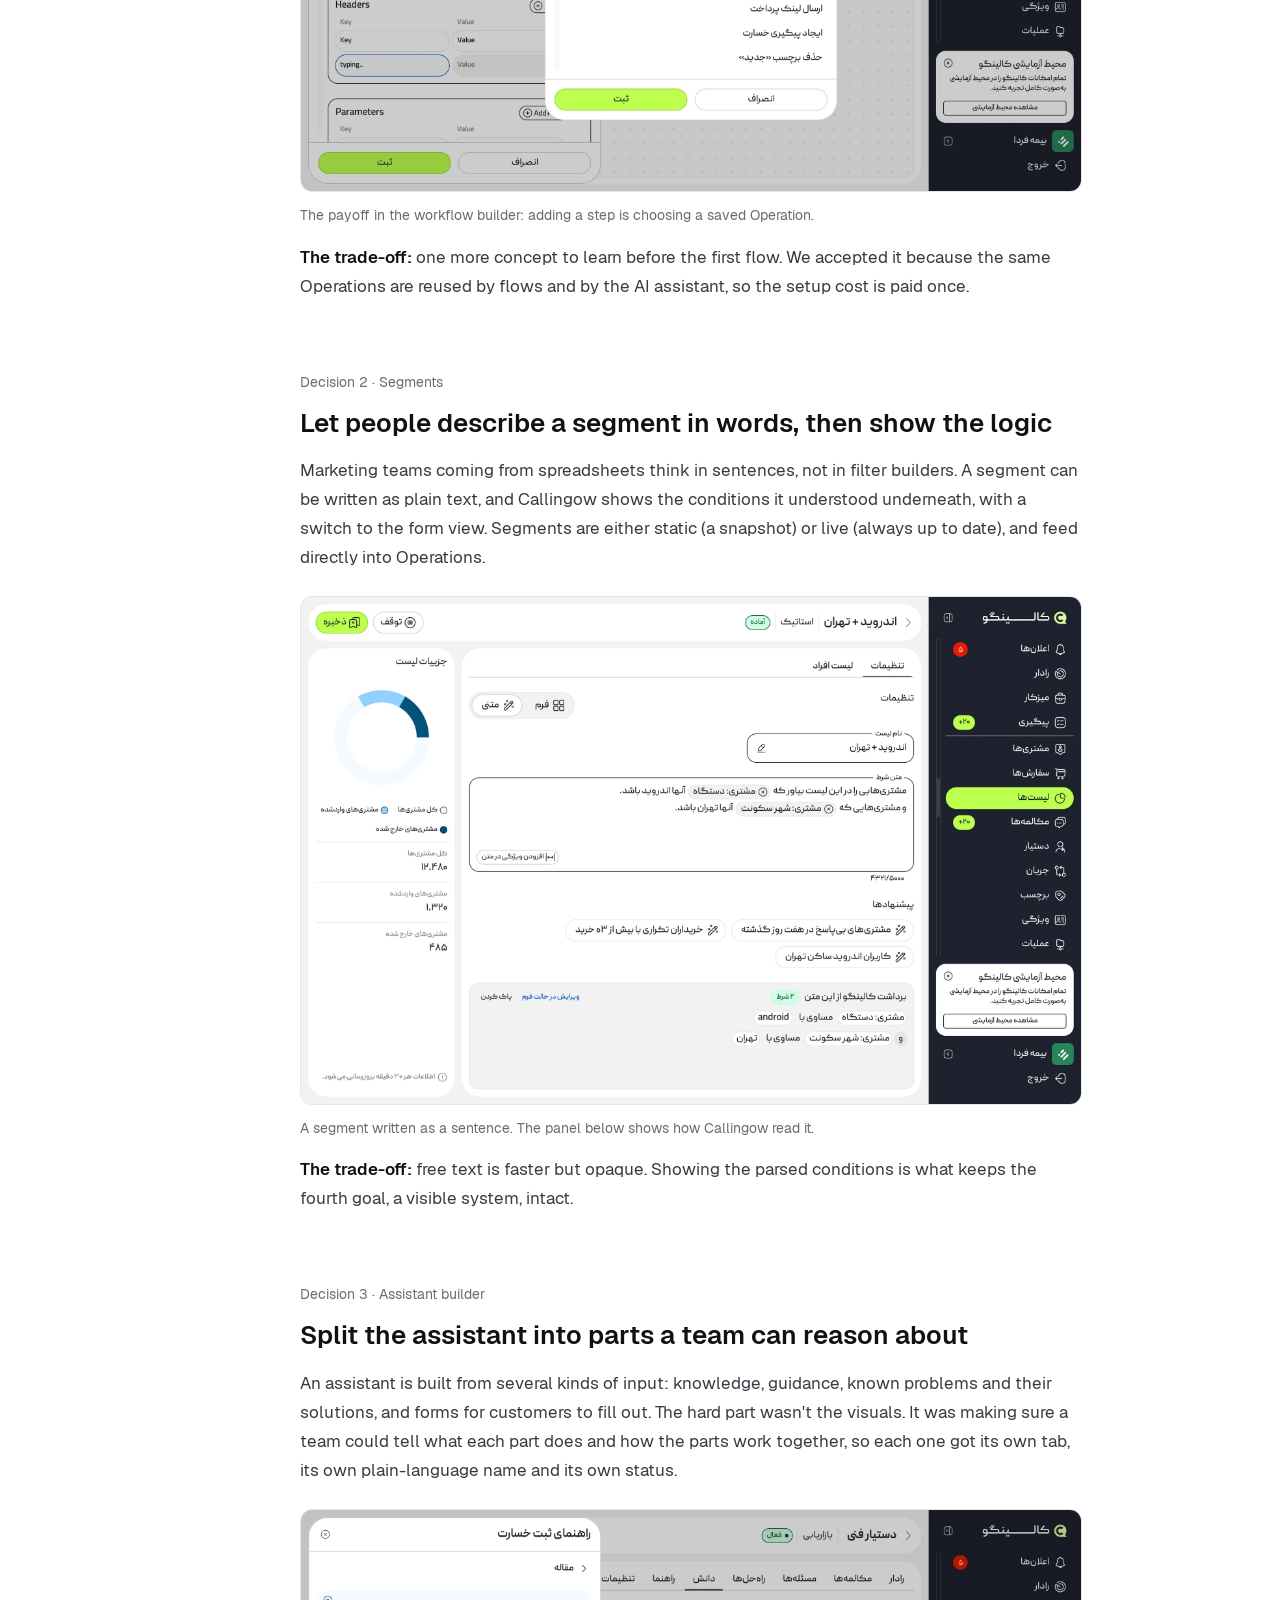
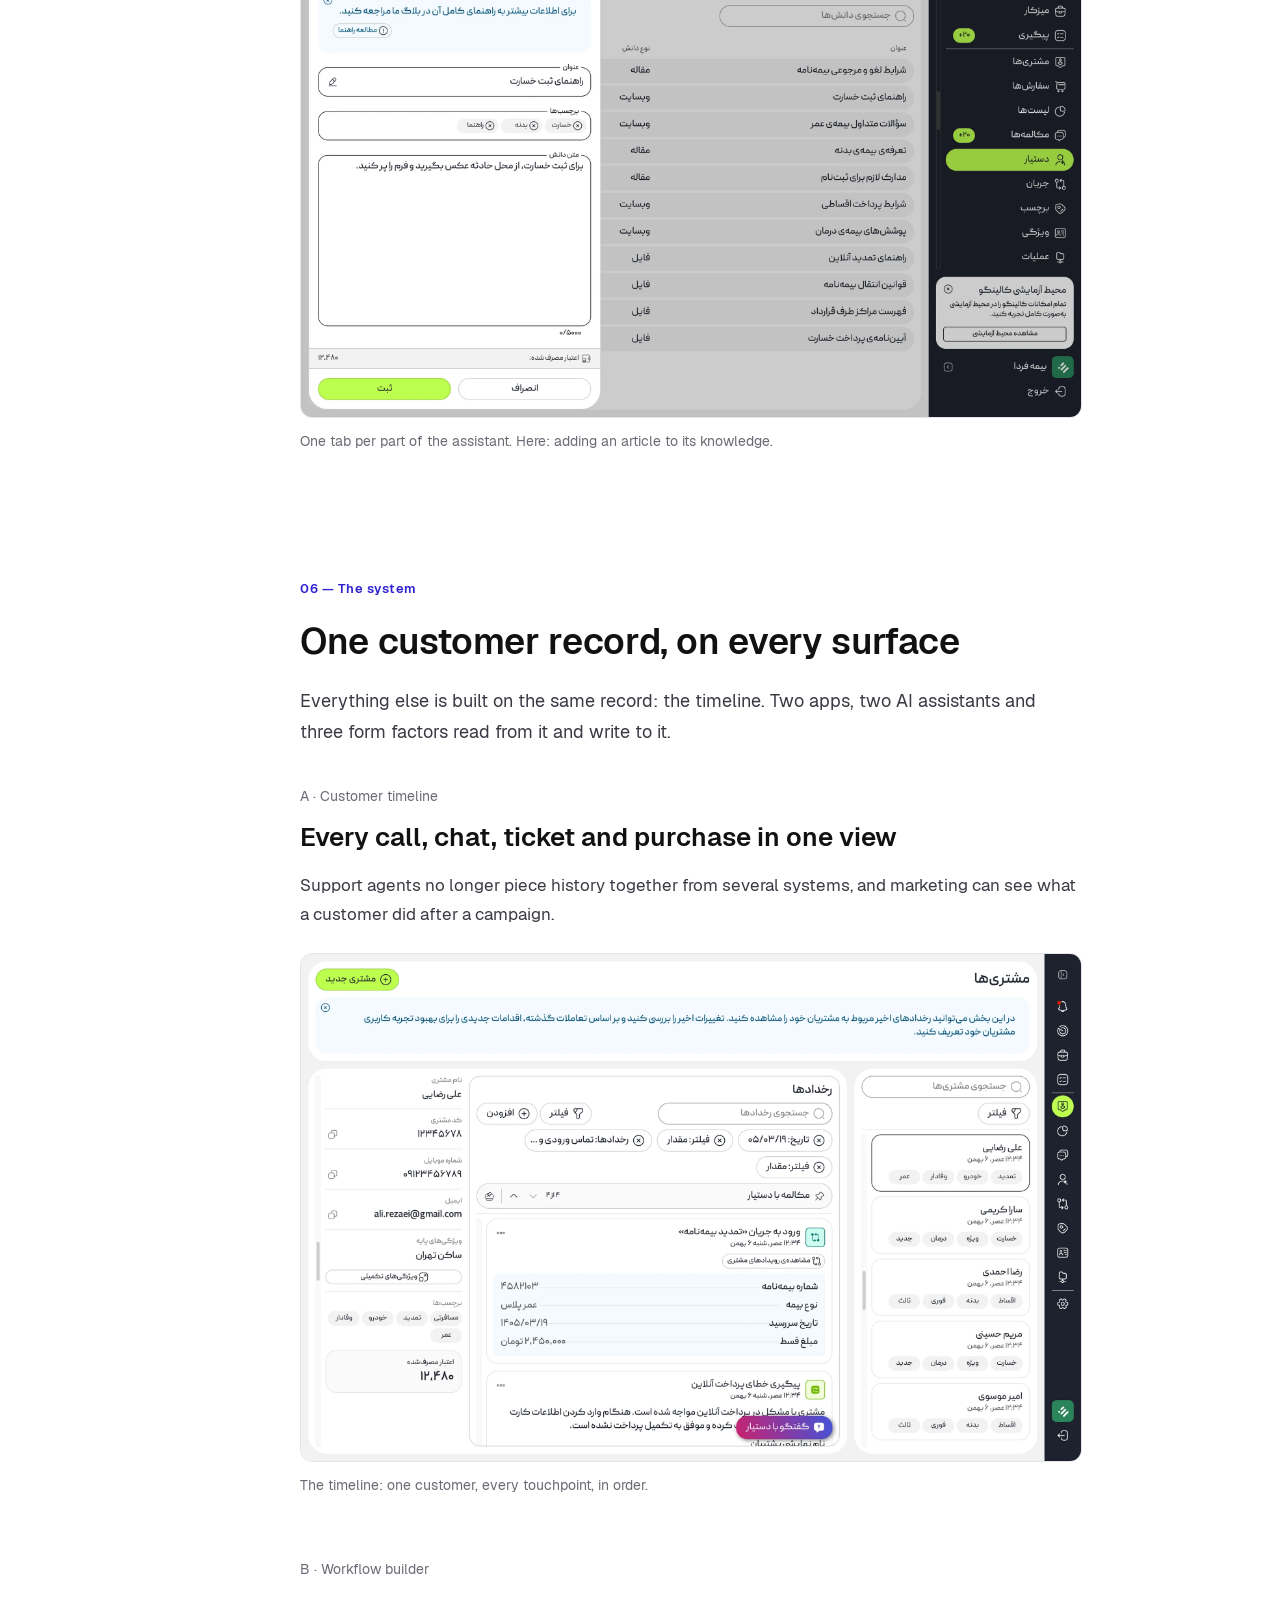
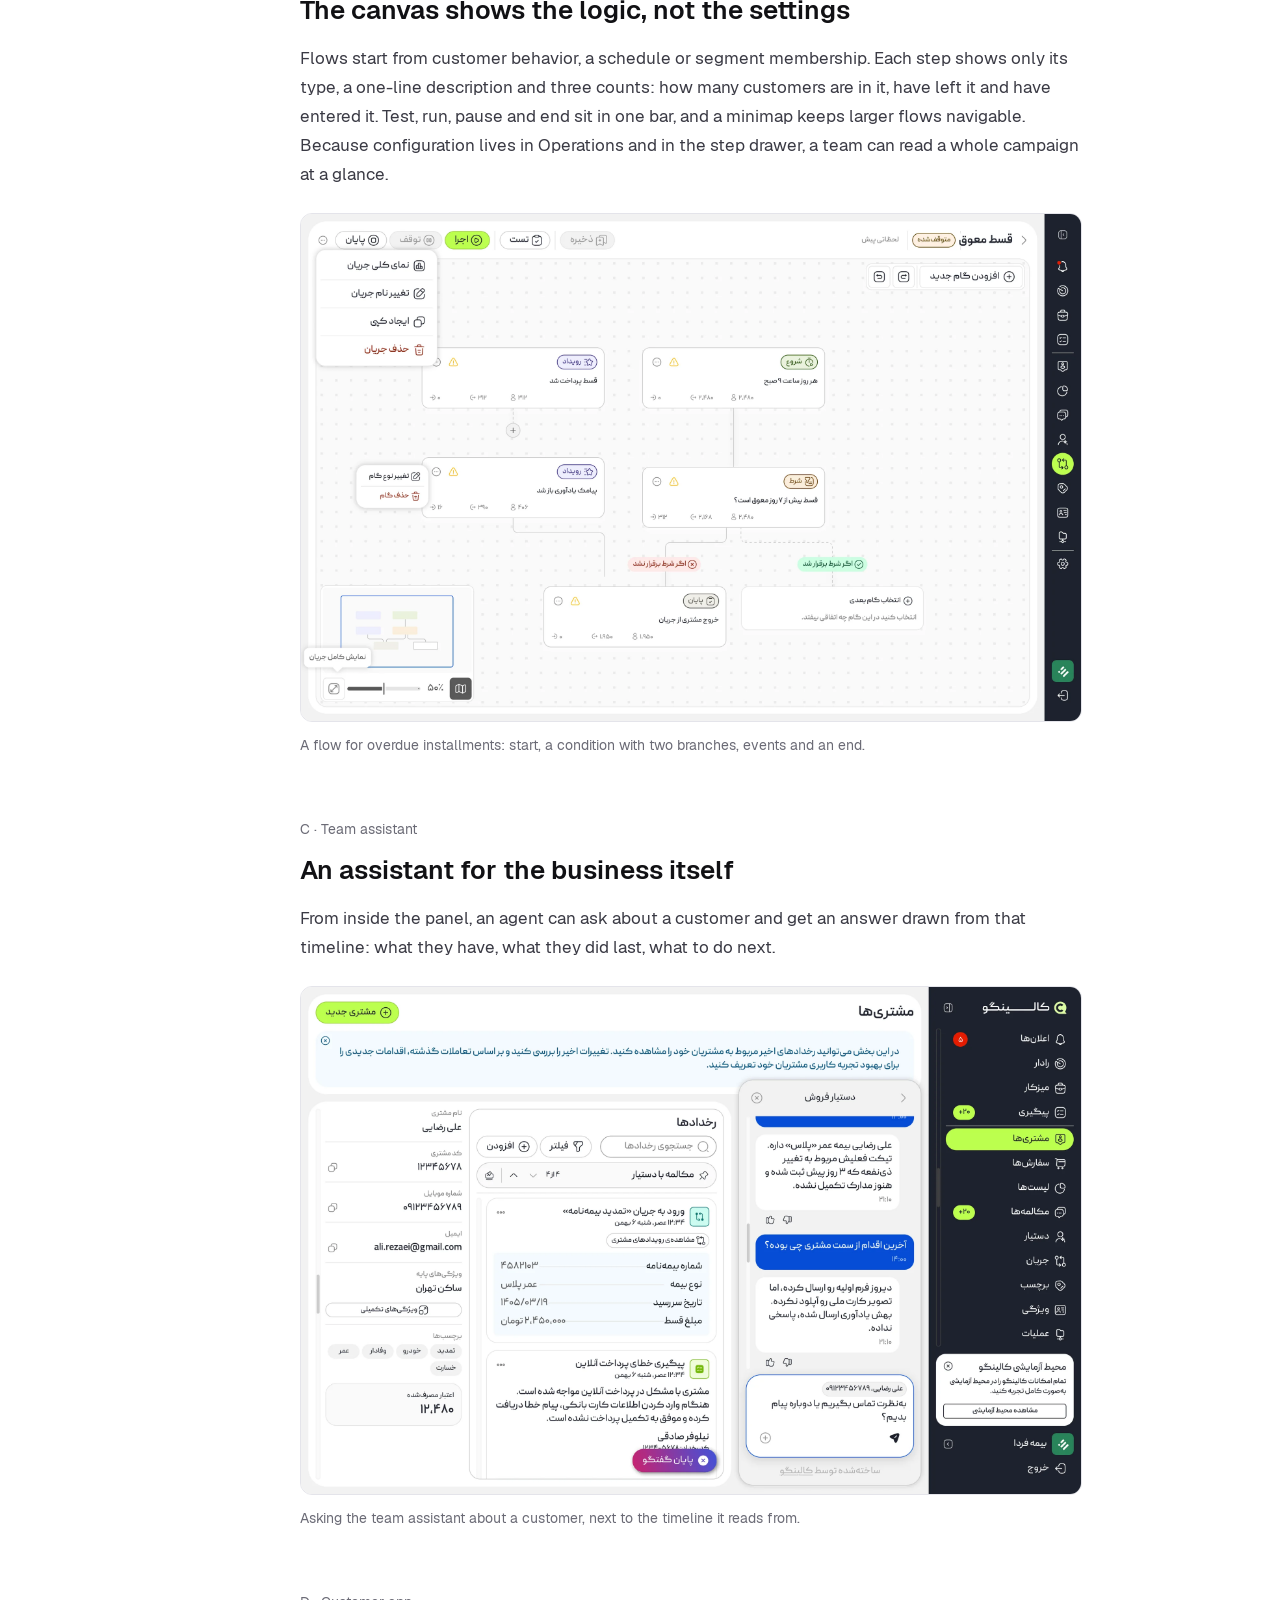
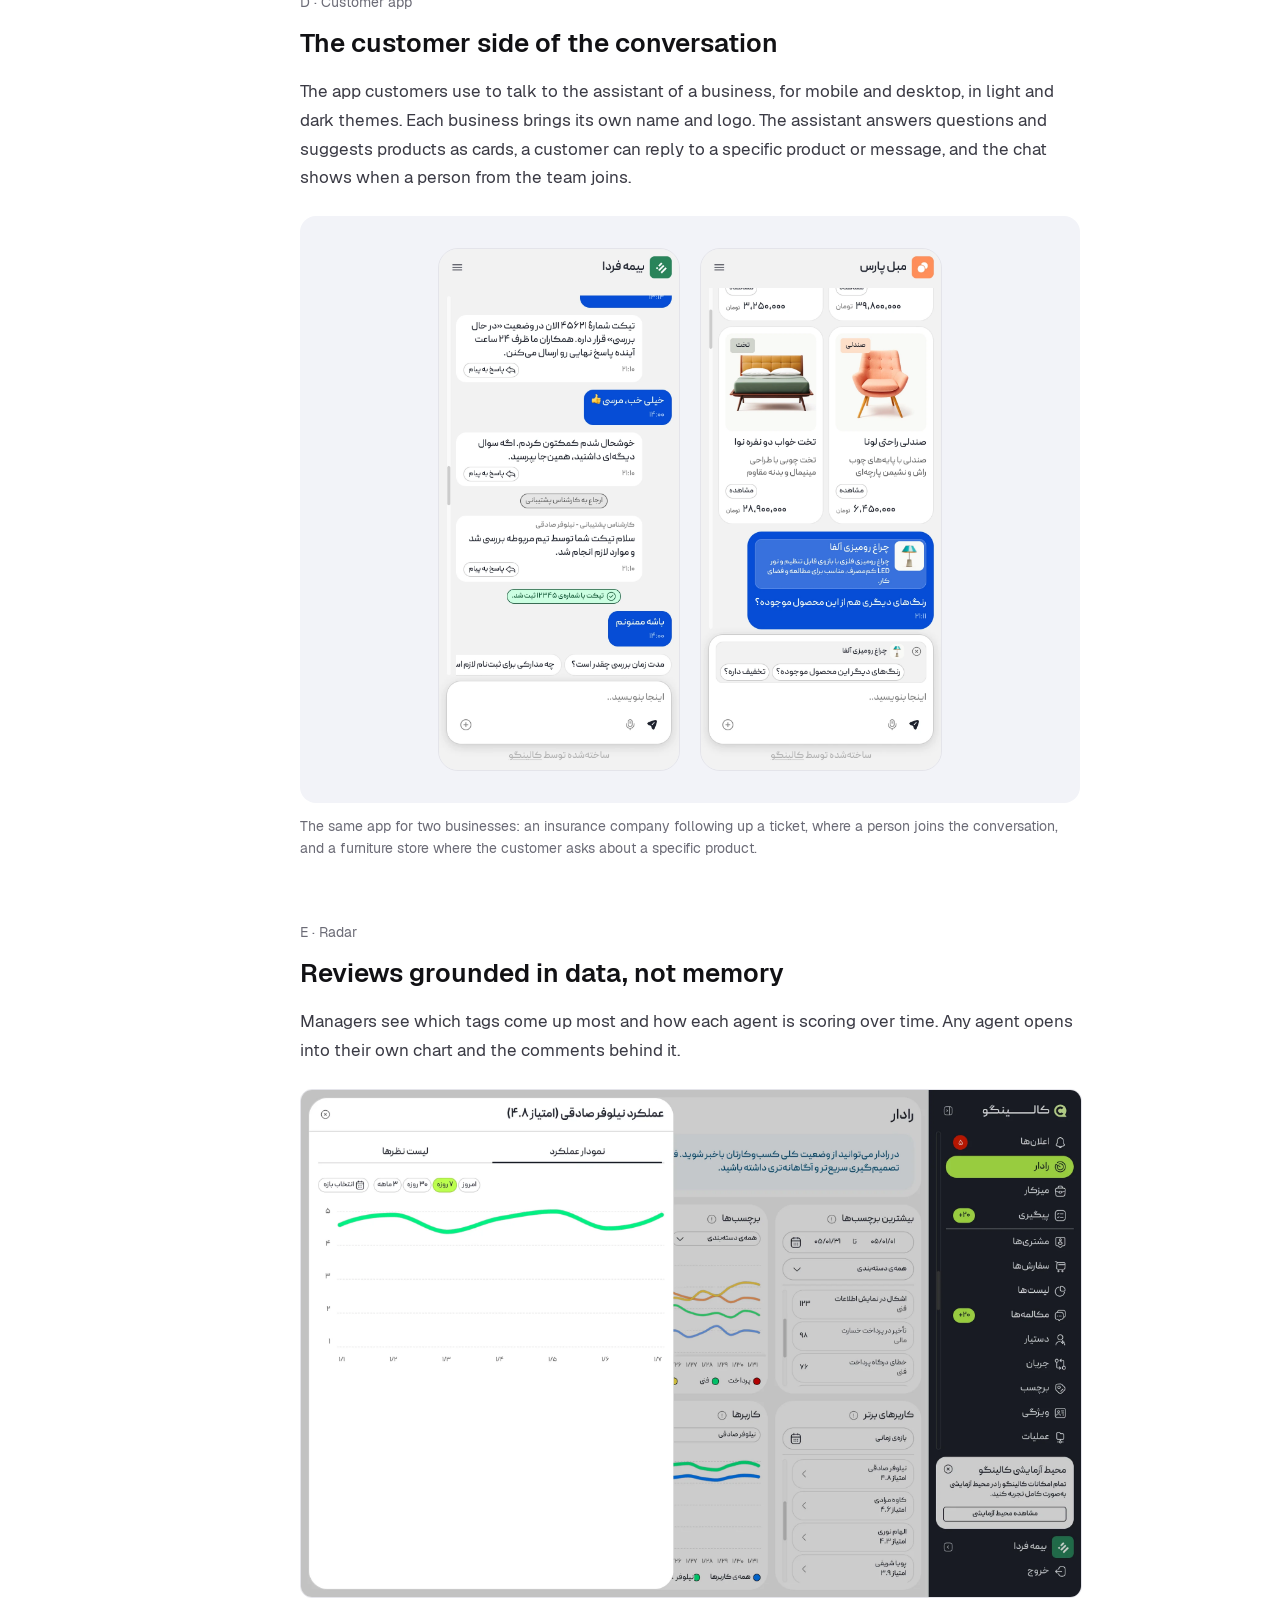
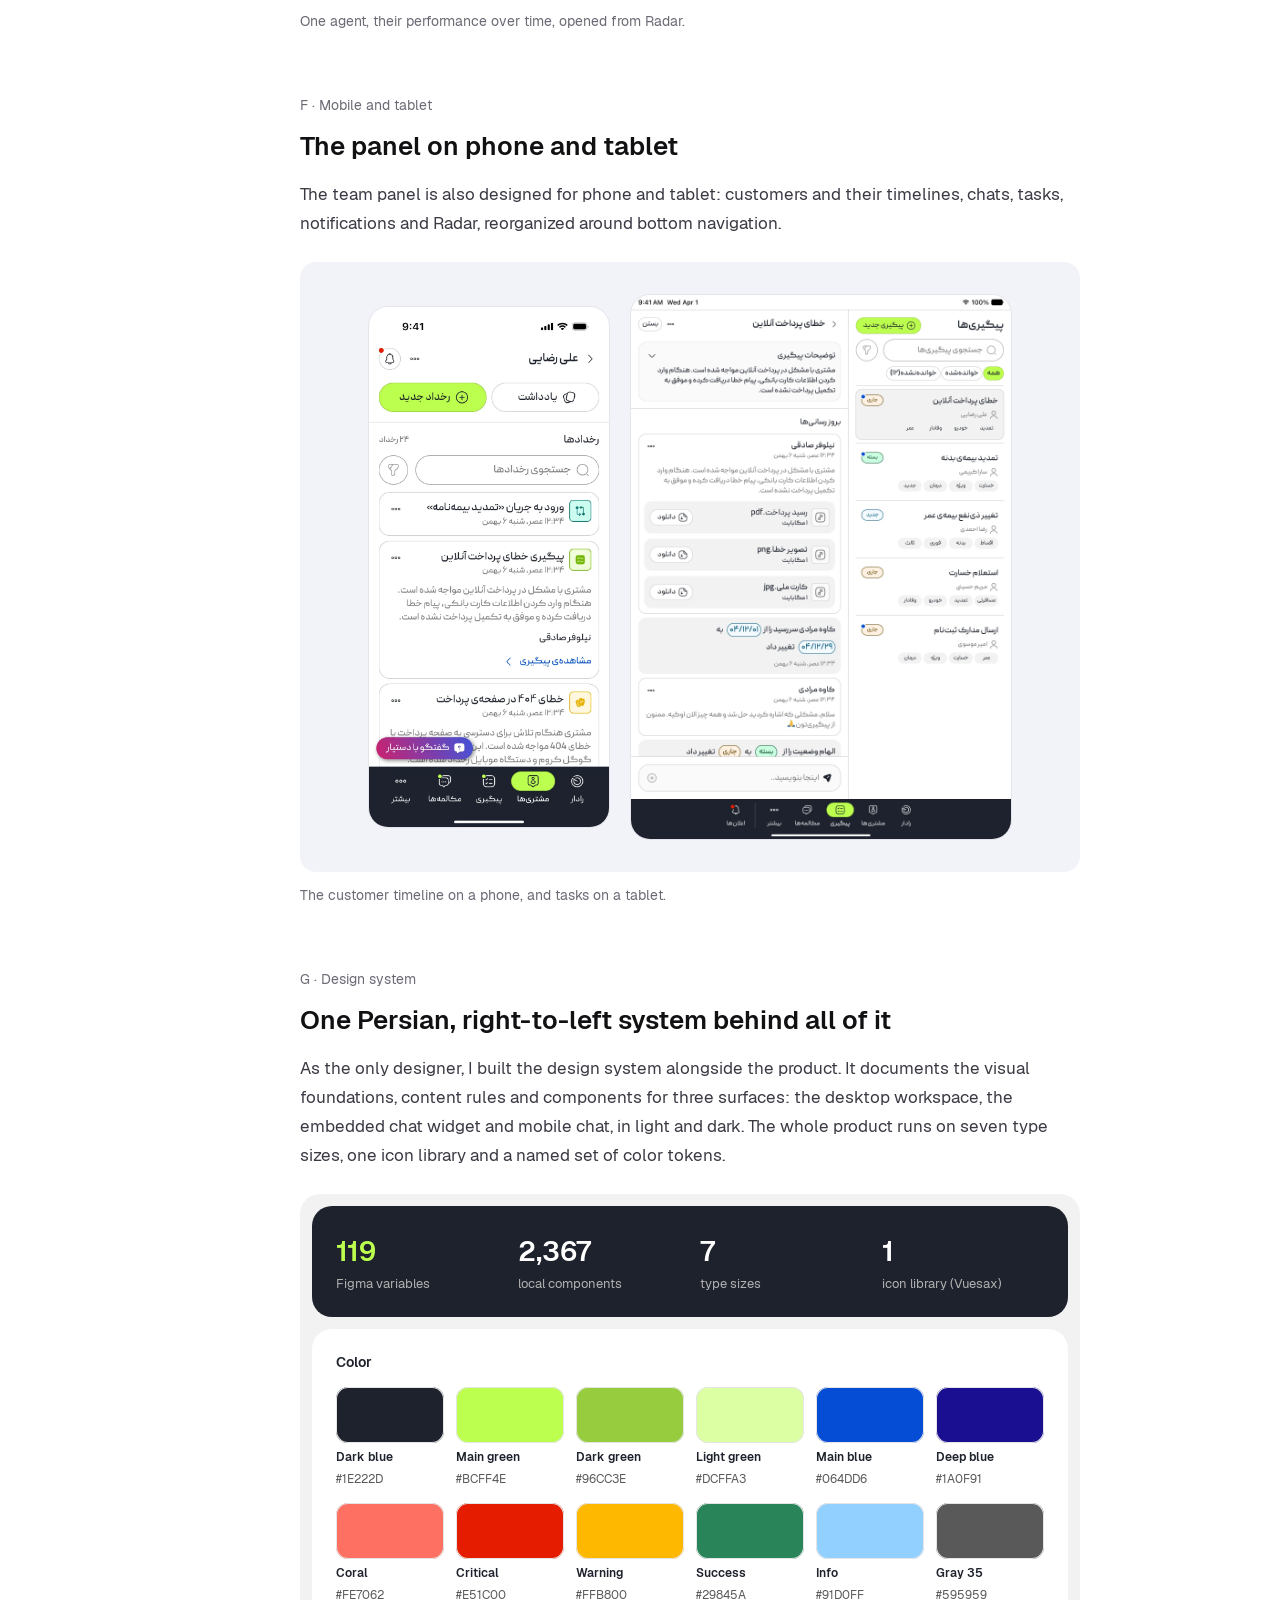
<file: callingow.html>
<!DOCTYPE html>
<html lang="en">
<head>
<meta charset="utf-8">
<meta name="viewport" content="width=device-width, initial-scale=1">
<title>Callingow — case study · Mohammad Rastegar</title>
<meta name="description" content="A support and marketing platform that brings customer history, automation and AI assistants into a single place, on web, tablet and mobile.">
<link rel="canonical" href="https://rastegarzadeh.github.io/callingow.html">
<meta property="og:type" content="website">
<meta property="og:site_name" content="Mohammad Rastegar">
<meta property="og:title" content="Callingow — case study · Mohammad Rastegar">
<meta property="og:description" content="A support and marketing platform that brings customer history, automation and AI assistants into a single place, on web, tablet and mobile.">
<meta property="og:url" content="https://rastegarzadeh.github.io/callingow.html">
<meta property="og:image" content="https://rastegarzadeh.github.io/og/callingow.jpg?v=6">
<meta property="og:image:width" content="1200">
<meta property="og:image:height" content="630">
<meta name="twitter:card" content="summary_large_image">
<link rel="icon" type="image/png" sizes="32x32" href="favicon-32.png">
<link rel="apple-touch-icon" href="apple-touch-icon.png">
<link rel="preload" href="fonts/Geist-Regular.woff2" as="font" type="font/woff2" crossorigin>
<link rel="preload" href="fonts/Geist-SemiBold.woff2" as="font" type="font/woff2" crossorigin>
<link rel="stylesheet" href="fonts/fonts.css">
<style>
html{scroll-behavior:smooth}
body{margin:0;background:#FFFFFF;color:#111114;font-family:'Geist',system-ui,sans-serif;-webkit-font-smoothing:antialiased}
a{color:#2B1FD1;text-decoration:none}
a:hover{color:#111114}
img{display:block;max-width:100%}
@font-face{font-family:'Peyda';src:url('assets/fonts/Peyda-Medium.ttf') format('truetype');font-weight:400 500}
@font-face{font-family:'Peyda';src:url('assets/fonts/Peyda-SemiBold.ttf') format('truetype');font-weight:600 700}
</style>
<style>@media (max-width:1023px){.toc{display:none!important}}</style>
</head>
<body>
<div class="sc-host" data-sc-name="callingow"><header style="max-width: 1200px; margin: 0px auto; padding: 24px clamp(20px, 5vw, 48px); display: flex; justify-content: space-between; align-items: center; gap: 16px;">
  <a href="./" style="font-weight: 600; font-size: 15px; color: rgb(17, 17, 20);">Mohammad Rastegar</a>
  <a href="./" style="font-size: 14px; color: rgb(91, 91, 102);">← All projects</a></header><section id="top" data-screen-label="Hero" style="max-width: 1200px; margin: 0px auto; padding: clamp(32px, 7vw, 88px) clamp(20px, 5vw, 48px) 0px;">
  <div style="display: flex; gap: 10px; flex-wrap: wrap; margin-bottom: 28px;">
    <span style="font-size: 13px; font-weight: 500; padding: 6px 12px; border: 1px solid rgb(228, 228, 234); border-radius: 999px; color: rgb(58, 58, 68);">B2B SaaS</span>
    <span style="font-size: 13px; font-weight: 500; padding: 6px 12px; border: 1px solid rgb(228, 228, 234); border-radius: 999px; color: rgb(58, 58, 68);">Web app · 0→1</span>
    <span style="font-size: 13px; font-weight: 500; padding: 6px 12px; border: 1px solid rgb(228, 228, 234); border-radius: 999px; color: rgb(58, 58, 68);">AI assistant</span>
  </div>
  <h1 style="font-weight: 600; font-size: clamp(30px, 4vw, 52px); line-height: 1.15; letter-spacing: -0.01em; margin: 0px; max-width: 16ch; text-wrap: balance;">Callingow: one panel for <span style="color: rgb(43, 31, 209);">every customer conversation</span></h1>
  <p style="font-size: clamp(18px, 2vw, 22px); line-height: 1.5; color: rgb(58, 58, 68); max-width: 46ch; margin: 28px 0px 0px; text-wrap: pretty;">A support and marketing platform that brings customer history, automation and AI assistants into a single place, on web, tablet and mobile.</p>
  <div style="display: grid; grid-template-columns: repeat(auto-fit, minmax(200px, 1fr)); gap: 28px 40px; margin-top: 56px; padding-top: 28px; border-top: 1px solid rgb(228, 228, 234);">
    <div style="display: flex; flex-direction: column; gap: 6px;"><span style="font-size: 12px; letter-spacing: 0.08em; text-transform: uppercase; color: rgb(107, 107, 118);">Timeline</span><span style="font-size: 16px; line-height: 1.5;">Mar 2024 – Present</span></div>
    <div style="display: flex; flex-direction: column; gap: 6px;"><span style="font-size: 12px; letter-spacing: 0.08em; text-transform: uppercase; color: rgb(107, 107, 118);">Team</span><span style="font-size: 16px; line-height: 1.5;">Me as the only designer, with 1 PM and 2 developers</span></div>
    <div style="display: flex; flex-direction: column; gap: 6px;"><span style="font-size: 12px; letter-spacing: 0.08em; text-transform: uppercase; color: rgb(107, 107, 118);">My role</span><span style="font-size: 16px; line-height: 1.5;">End-to-end product design for the team panel (web, tablet, mobile) and the customer app: information architecture, wireframes, prototype, UI and design system</span></div>
  </div>
  <img src="assets/cw-radar.webp" alt="Callingow Radar: charts of tag trends and agent performance, with the panel navigation on the right" style="margin-top: 56px; width: 100%; border-radius: 20px; border: 1px solid rgb(228, 228, 234);">
  <div style="display: grid; grid-template-columns: repeat(auto-fit, minmax(160px, 1fr)); gap: 24px 40px; margin-top: 40px;">
    <div style="display: flex; flex-direction: column; gap: 6px;"><span style="font-weight: 600; font-size: 44px; line-height: 1.15;">1</span><span style="font-size: 15px; line-height: 1.5; color: rgb(58, 58, 68);">designer on the product</span></div>
    <div style="display: flex; flex-direction: column; gap: 6px;"><span style="font-weight: 600; font-size: 44px; line-height: 1.15;">2</span><span style="font-size: 15px; line-height: 1.5; color: rgb(58, 58, 68);">apps: the team panel and the customer app</span></div>
    <div style="display: flex; flex-direction: column; gap: 6px;"><span style="font-weight: 600; font-size: 44px; line-height: 1.15;">2</span><span style="font-size: 15px; line-height: 1.5; color: rgb(58, 58, 68);">AI assistants: one for customers, one for the team</span></div>
    <div style="display: flex; flex-direction: column; gap: 6px;"><span style="font-weight: 600; font-size: 44px; line-height: 1.15;">3</span><span style="font-size: 15px; line-height: 1.5; color: rgb(58, 58, 68);">form factors: web, tablet and mobile</span></div>
  </div></section><div style="max-width: 1200px; margin: 0px auto; padding: clamp(56px, 8vw, 112px) clamp(20px, 5vw, 48px); display: flex; gap: 72px; align-items: flex-start;">
  
    <nav class="toc" style="position: sticky; top: 32px; flex: 0 0 auto; width: 180px; display: flex; flex-direction: column; gap: 4px;">
      <span style="font-size: 12px; letter-spacing: 0.08em; text-transform: uppercase; color: rgb(107, 107, 118); margin-bottom: 12px;">Contents</span>
      
        <a href="#tldr" style="font-size: 14px; line-height: 1.4; padding: 6px 0px 6px 14px; border-left: 2px solid rgb(43, 31, 209); color: rgb(17, 17, 20); font-weight: 600;">TL;DR</a>
      
        <a href="#problem" style="font-size: 14px; line-height: 1.4; padding: 6px 0px 6px 14px; border-left: 2px solid rgb(228, 228, 234); color: rgb(107, 107, 118); font-weight: 400;">Problem</a>
      
        <a href="#research" style="font-size: 14px; line-height: 1.4; padding: 6px 0px 6px 14px; border-left: 2px solid rgb(228, 228, 234); color: rgb(107, 107, 118); font-weight: 400;">Research</a>
      
        <a href="#goals" style="font-size: 14px; line-height: 1.4; padding: 6px 0px 6px 14px; border-left: 2px solid rgb(228, 228, 234); color: rgb(107, 107, 118); font-weight: 400;">Design goals</a>
      
        <a href="#process" style="font-size: 14px; line-height: 1.4; padding: 6px 0px 6px 14px; border-left: 2px solid rgb(228, 228, 234); color: rgb(107, 107, 118); font-weight: 400;">Process</a>
      
        <a href="#decisions" style="font-size: 14px; line-height: 1.4; padding: 6px 0px 6px 14px; border-left: 2px solid rgb(228, 228, 234); color: rgb(107, 107, 118); font-weight: 400;">Key decisions</a>
      
        <a href="#system" style="font-size: 14px; line-height: 1.4; padding: 6px 0px 6px 14px; border-left: 2px solid rgb(228, 228, 234); color: rgb(107, 107, 118); font-weight: 400;">The system</a>
      
        <a href="#results" style="font-size: 14px; line-height: 1.4; padding: 6px 0px 6px 14px; border-left: 2px solid rgb(228, 228, 234); color: rgb(107, 107, 118); font-weight: 400;">Results</a>
      
        <a href="#learnings" style="font-size: 14px; line-height: 1.4; padding: 6px 0px 6px 14px; border-left: 2px solid rgb(228, 228, 234); color: rgb(107, 107, 118); font-weight: 400;">Learnings</a>
      
    </nav>
  

  <main style="flex: 1 1 0%; min-width: 0px; max-width: 780px; display: flex; flex-direction: column; gap: clamp(72px, 10vw, 128px);">

    
      <section id="tldr" data-screen-label="TL;DR" style="background: rgb(17, 17, 20); color: rgb(255, 255, 255); border-radius: 20px; padding: clamp(28px, 5vw, 48px); display: flex; flex-direction: column; gap: 28px;">
        <span style="font-size: 12px; letter-spacing: 0.08em; text-transform: uppercase; color: rgb(185, 185, 198);">TL;DR</span>
        <div style="display: grid; grid-template-columns: repeat(auto-fit, minmax(200px, 1fr)); gap: 28px;">
          <div style="display: flex; flex-direction: column; gap: 8px;"><span style="font-weight: 600; font-size: 20px;">Problem</span><span style="font-size: 15px; line-height: 1.6; color: rgb(214, 214, 222);">Support and marketing teams work in separate systems, so nobody sees a customer's full history.</span></div>
          <div style="display: flex; flex-direction: column; gap: 8px;"><span style="font-weight: 600; font-size: 20px;">Solution</span><span style="font-size: 15px; line-height: 1.6; color: rgb(214, 214, 222);">One customer timeline with automation on top, an AI assistant for customers and another for the team, across web, tablet and mobile.</span></div>
          <div style="display: flex; flex-direction: column; gap: 8px;"><span style="font-weight: 600; font-size: 20px;">Outcome</span><span style="font-size: 15px; line-height: 1.6; color: rgb(214, 214, 222);">Still in development. In stakeholder testing, the timeline and the Operations model drew the strongest response.</span></div>
        </div>
      </section>
    

    <section id="problem" data-screen-label="Problem" style="display: flex; flex-direction: column; gap: 24px;">
      <span style="font-size: 13px; font-weight: 600; color: rgb(43, 31, 209); letter-spacing: 0.04em;">01 — The problem</span>
      <h2 style="font-weight: 600; font-size: clamp(26px, 2.8vw, 36px); line-height: 1.15; letter-spacing: -0.01em; margin: 0px; text-wrap: balance;">Every team sees a different slice of the same customer</h2>
      <p style="font-size: 18px; line-height: 1.7; color: rgb(58, 58, 68); margin: 0px; text-wrap: pretty;">A customer calls support, opens a ticket online, then buys through another channel. Each touchpoint lives in a separate system, invisible to everyone else.</p>
      <div style="display: flex; flex-direction: column; border-top: 1px solid rgb(17, 17, 20); margin-top: 8px;">
        <div style="display: grid; grid-template-columns: repeat(auto-fit, minmax(220px, 1fr)); gap: 8px 32px; padding: 24px 0px; border-bottom: 1px solid rgb(228, 228, 234);"><span style="font-size: 22px; font-weight: 600;">Support agents</span><span style="font-size: 16px; line-height: 1.6; color: rgb(58, 58, 68);">Ask the same questions again, because they have no history.</span></div>
        <div style="display: grid; grid-template-columns: repeat(auto-fit, minmax(220px, 1fr)); gap: 8px 32px; padding: 24px 0px; border-bottom: 1px solid rgb(228, 228, 234);"><span style="font-size: 22px; font-weight: 600;">Managers</span><span style="font-size: 16px; line-height: 1.6; color: rgb(58, 58, 68);">Can't evaluate performance without a unified view.</span></div>
        <div style="display: grid; grid-template-columns: repeat(auto-fit, minmax(220px, 1fr)); gap: 8px 32px; padding: 24px 0px; border-bottom: 1px solid rgb(228, 228, 234);"><span style="font-size: 22px; font-weight: 600;">Marketing teams</span><span style="font-size: 16px; line-height: 1.6; color: rgb(58, 58, 68);">Send campaigns without knowing what support is already handling with the same customers.</span></div>
      </div>
      <div style="border-bottom: 1px solid rgb(228, 228, 234); padding: 8px 0px 32px; display: flex; flex-direction: column; gap: 12px;">
        <span style="font-size: 14px; color: rgb(107, 107, 118);">The scope change</span>
        <p style="font-weight: 500; font-size: clamp(20px, 2.2vw, 26px); line-height: 1.25; margin: 0px; text-wrap: pretty;">We started with support. Talking to management teams showed that <span style="color: rgb(43, 31, 209);">marketing had the same problem</span>: repetitive manual work, scattered data and no reliable view of customer behavior. So Callingow became one platform for both.</p>
      </div>
    </section>

    <section id="research" data-screen-label="Research" style="display: flex; flex-direction: column; gap: 24px;">
      <span style="font-size: 13px; font-weight: 600; color: rgb(43, 31, 209); letter-spacing: 0.04em;">02 — Research</span>
      <h2 style="font-weight: 600; font-size: clamp(26px, 2.8vw, 36px); line-height: 1.15; letter-spacing: -0.01em; margin: 0px; text-wrap: balance;">Teams weren't missing features, they were getting by on spreadsheets</h2>
      <p style="font-size: 18px; line-height: 1.7; color: rgb(58, 58, 68); margin: 0px; text-wrap: pretty;">We interviewed support and marketing teams at three businesses: an online bookstore, a sales team and an academic product company. Most were managing customer relationships with spreadsheets, manual follow-ups and disconnected messaging apps.</p>
      <p style="font-size: 18px; line-height: 1.7; color: rgb(58, 58, 68); margin: 0px; text-wrap: pretty;">Better tools existed. They just didn't fit, for three reasons:</p>
      <div style="display: grid; grid-template-columns: repeat(auto-fit, minmax(210px, 1fr)); gap: 16px; margin-top: 8px;">
        <div style="border: 1px solid rgb(228, 228, 234); border-radius: 16px; padding: 24px; display: flex; flex-direction: column; gap: 10px;"><span style="font-weight: 600; font-size: 20px;">Too expensive</span><span style="font-size: 15px; line-height: 1.6; color: rgb(58, 58, 68);">Priced out of reach for most teams we spoke with.</span></div>
        <div style="border: 1px solid rgb(228, 228, 234); border-radius: 16px; padding: 24px; display: flex; flex-direction: column; gap: 10px;"><span style="font-weight: 600; font-size: 20px;">Too complex</span><span style="font-size: 15px; line-height: 1.6; color: rgb(58, 58, 68);">Powerful, but overwhelming for a team coming from a spreadsheet.</span></div>
        <div style="border: 1px solid rgb(228, 228, 234); border-radius: 16px; padding: 24px; display: flex; flex-direction: column; gap: 10px;"><span style="font-weight: 600; font-size: 20px;">Not built for here</span><span style="font-size: 15px; line-height: 1.6; color: rgb(58, 58, 68);">Not designed for the way Iranian businesses operate.</span></div>
      </div>
      <div style="border-top: 1px solid rgb(228, 228, 234); border-bottom: 1px solid rgb(228, 228, 234); padding: 32px 0px; margin-top: 8px; display: flex; flex-direction: column; gap: 12px;">
        <span style="font-size: 14px; color: rgb(107, 107, 118);">The insight</span>
        <p style="font-weight: 500; font-size: clamp(20px, 2.2vw, 26px); line-height: 1.25; margin: 0px; text-wrap: pretty;">These teams didn't need a watered-down WebEngage. They needed something <span style="color: rgb(43, 31, 209);">simple enough to replace a spreadsheet</span> that could scale up without becoming overwhelming.</p>
      </div>
    </section>

    <section id="goals" data-screen-label="Design goals" style="display: flex; flex-direction: column; gap: 24px;">
      <span style="font-size: 13px; font-weight: 600; color: rgb(43, 31, 209); letter-spacing: 0.04em;">03 — Design goals</span>
      <h2 style="font-weight: 600; font-size: clamp(26px, 2.8vw, 36px); line-height: 1.15; letter-spacing: -0.01em; margin: 0px; text-wrap: balance;">Four goals to design against</h2>
      <div style="display: flex; flex-direction: column; border-top: 1px solid rgb(17, 17, 20); margin-top: 8px;">
        <div style="display: grid; grid-template-columns: repeat(auto-fit, minmax(220px, 1fr)); gap: 8px 32px; padding: 24px 0px; border-bottom: 1px solid rgb(228, 228, 234);"><span style="font-size: 22px; font-weight: 600;">Centralize every interaction</span><span style="font-size: 16px; line-height: 1.6; color: rgb(58, 58, 68);">One timeline with every touchpoint, visible to support and marketing alike.</span></div>
        <div style="display: grid; grid-template-columns: repeat(auto-fit, minmax(220px, 1fr)); gap: 8px 32px; padding: 24px 0px; border-bottom: 1px solid rgb(228, 228, 234);"><span style="font-size: 22px; font-weight: 600;">Automate without overwhelming</span><span style="font-size: 16px; line-height: 1.6; color: rgb(58, 58, 68);">Segmentation and automation that a marketing team can pick up without training.</span></div>
        <div style="display: grid; grid-template-columns: repeat(auto-fit, minmax(220px, 1fr)); gap: 8px 32px; padding: 24px 0px; border-bottom: 1px solid rgb(228, 228, 234);"><span style="font-size: 22px; font-weight: 600;">Make AI the first line of support</span><span style="font-size: 16px; line-height: 1.6; color: rgb(58, 58, 68);">A configurable assistant that handles customer conversations end to end.</span></div>
        <div style="display: grid; grid-template-columns: repeat(auto-fit, minmax(220px, 1fr)); gap: 8px 32px; padding: 24px 0px; border-bottom: 1px solid rgb(228, 228, 234);"><span style="font-size: 22px; font-weight: 600;">Keep the system's logic visible</span><span style="font-size: 16px; line-height: 1.6; color: rgb(58, 58, 68);">Users can tell what is automated, what is manual and why.</span></div>
      </div>
    </section>

    <section id="process" data-screen-label="Process" style="display: flex; flex-direction: column; gap: 24px;">
      <span style="font-size: 13px; font-weight: 600; color: rgb(43, 31, 209); letter-spacing: 0.04em;">04 — Process</span>
      <h2 style="font-weight: 600; font-size: clamp(26px, 2.8vw, 36px); line-height: 1.15; letter-spacing: -0.01em; margin: 0px; text-wrap: balance;">From benchmarks to structure to screens</h2>
      <p style="font-size: 18px; line-height: 1.7; color: rgb(58, 58, 68); margin: 0px; text-wrap: pretty;">Before drawing anything, we benchmarked products that had already solved parts of the problem, inside our category and outside it, and noted what each one taught us.</p>
      <div style="display: grid; grid-template-columns: repeat(auto-fit, minmax(220px, 1fr)); gap: 12px; margin-top: 8px;">
        <div style="border: 1px solid rgb(228, 228, 234); border-radius: 16px; padding: 24px; display: flex; flex-direction: column; gap: 16px;">
          <div style="display: flex; flex-direction: column; gap: 4px;"><span style="font-weight: 600; font-size: 22px; line-height: 1.1;">Fin</span><span style="font-size: 13px; color: rgb(107, 107, 118);">AI support agent</span></div>
          <div style="display: flex; flex-direction: column; gap: 6px;"><span style="font-size: 13px; font-weight: 600; color: rgb(107, 107, 118);">What we studied</span><span style="font-size: 15px; line-height: 1.6; color: rgb(58, 58, 68);">How a team trains an AI agent on its own content, adds guidance on tone and behavior, tests it before going live, and hands a conversation over to a person.</span></div>
          <div style="display: flex; flex-direction: column; gap: 6px; padding-top: 16px; border-top: 1px solid rgb(228, 228, 234);"><span style="font-size: 13px; font-weight: 600; color: rgb(43, 31, 209);">In Callingow</span><span style="font-size: 15px; line-height: 1.6; color: rgb(58, 58, 68);">The assistant builder: separate tabs for knowledge, guidance, and problems with their solutions, a test conversation, and handover messages in the customer app.</span></div>
        </div>
        <div style="border: 1px solid rgb(228, 228, 234); border-radius: 16px; padding: 24px; display: flex; flex-direction: column; gap: 16px;">
          <div style="display: flex; flex-direction: column; gap: 4px;"><span style="font-weight: 600; font-size: 22px; line-height: 1.1;">Webflow</span><span style="font-size: 13px; color: rgb(107, 107, 118);">Visual builder</span></div>
          <div style="display: flex; flex-direction: column; gap: 6px;"><span style="font-size: 13px; font-weight: 600; color: rgb(107, 107, 118);">What we studied</span><span style="font-size: 15px; line-height: 1.6; color: rgb(58, 58, 68);">How a visual canvas stays readable: the canvas shows structure, and every detail lives in a panel beside it.</span></div>
          <div style="display: flex; flex-direction: column; gap: 6px; padding-top: 16px; border-top: 1px solid rgb(228, 228, 234);"><span style="font-size: 13px; font-weight: 600; color: rgb(43, 31, 209);">In Callingow</span><span style="font-size: 15px; line-height: 1.6; color: rgb(58, 58, 68);">The workflow builder: each step shows only its type, a one-line description and its counts. Settings open in a side drawer.</span></div>
        </div>
        <div style="border: 1px solid rgb(228, 228, 234); border-radius: 16px; padding: 24px; display: flex; flex-direction: column; gap: 16px;">
          <div style="display: flex; flex-direction: column; gap: 4px;"><span style="font-weight: 600; font-size: 22px; line-height: 1.1;">monday.com</span><span style="font-size: 13px; color: rgb(107, 107, 118);">Work management</span></div>
          <div style="display: flex; flex-direction: column; gap: 6px;"><span style="font-size: 13px; font-weight: 600; color: rgb(107, 107, 118);">What we studied</span><span style="font-size: 15px; line-height: 1.6; color: rgb(58, 58, 68);">How automations read as plain sentences, like “when status changes, notify someone”, and are built from reusable pieces.</span></div>
          <div style="display: flex; flex-direction: column; gap: 6px; padding-top: 16px; border-top: 1px solid rgb(228, 228, 234);"><span style="font-size: 13px; font-weight: 600; color: rgb(43, 31, 209);">In Callingow</span><span style="font-size: 15px; line-height: 1.6; color: rgb(58, 58, 68);">Segments written as a sentence with attribute chips, and Operations: actions defined once and picked inside any flow.</span></div>
        </div>
      </div>
      <h3 style="font-size: 26px; font-weight: 600; margin: 32px 0px 0px; line-height: 1.3;">Structure first</h3>
      <p style="font-size: 17px; line-height: 1.7; color: rgb(58, 58, 68); margin: 0px; text-wrap: pretty;">With two user types and a growing feature list, the navigation had to be settled before any screen. I grouped the panel by the job a person is doing, not by feature, and kept the customer app separate.</p>
      <figure style="margin: 8px 0px 0px; display: flex; flex-direction: column; gap: 12px;"><div style="background: rgb(242, 243, 248); border-radius: 16px; padding: clamp(16px, 3vw, 28px); display: flex; flex-direction: column; gap: 24px;">
          <div style="display: flex; flex-direction: column; gap: 14px;">
            <span style="align-self: flex-start; font-size: 14px; font-weight: 600; padding: 8px 14px; border-radius: 8px; background: rgb(17, 17, 20); color: rgb(255, 255, 255);">Team panel · web, tablet, mobile</span>
            <div style="display: grid; grid-template-columns: repeat(auto-fit, minmax(128px, 1fr)); gap: 20px 14px;">
              <div style="display: flex; flex-direction: column; gap: 8px; min-width: 0px;"><span style="font-size: 13px; font-weight: 600; color: rgb(17, 17, 20);">Daily work</span><div style="display: flex; flex-direction: column; gap: 6px;"><span style="font-size: 13px; line-height: 1.4; padding: 6px 10px; border-radius: 8px; background: rgb(255, 255, 255); border: 1px solid rgb(228, 228, 234); color: rgb(17, 17, 20);">Workspace</span><span style="font-size: 13px; line-height: 1.4; padding: 6px 10px; border-radius: 8px; background: rgb(255, 255, 255); border: 1px solid rgb(228, 228, 234); color: rgb(17, 17, 20);">Chats</span><span style="font-size: 13px; line-height: 1.4; padding: 6px 10px; border-radius: 8px; background: rgb(255, 255, 255); border: 1px solid rgb(228, 228, 234); color: rgb(17, 17, 20);">Tasks</span><span style="font-size: 13px; line-height: 1.4; padding: 6px 10px; border-radius: 8px; background: rgb(255, 255, 255); border: 1px solid rgb(228, 228, 234); color: rgb(17, 17, 20);">Notifications</span></div></div>
              <div style="display: flex; flex-direction: column; gap: 8px; min-width: 0px;"><span style="font-size: 13px; font-weight: 600; color: rgb(17, 17, 20);">Customers</span><div style="display: flex; flex-direction: column; gap: 6px;"><span style="font-size: 13px; line-height: 1.4; padding: 6px 10px; border-radius: 8px; background: rgb(255, 255, 255); border: 1px solid rgb(228, 228, 234); color: rgb(17, 17, 20);">Customers and timeline</span><span style="font-size: 13px; line-height: 1.4; padding: 6px 10px; border-radius: 8px; background: rgb(255, 255, 255); border: 1px solid rgb(228, 228, 234); color: rgb(17, 17, 20);">Orders</span><span style="font-size: 13px; line-height: 1.4; padding: 6px 10px; border-radius: 8px; background: rgb(255, 255, 255); border: 1px solid rgb(228, 228, 234); color: rgb(17, 17, 20);">Lists (segments)</span><span style="font-size: 13px; line-height: 1.4; padding: 6px 10px; border-radius: 8px; background: rgb(255, 255, 255); border: 1px solid rgb(228, 228, 234); color: rgb(17, 17, 20);">Tags</span><span style="font-size: 13px; line-height: 1.4; padding: 6px 10px; border-radius: 8px; background: rgb(255, 255, 255); border: 1px solid rgb(228, 228, 234); color: rgb(17, 17, 20);">Attributes</span></div></div>
              <div style="display: flex; flex-direction: column; gap: 8px; min-width: 0px;"><span style="font-size: 13px; font-weight: 600; color: rgb(17, 17, 20);">Automation</span><div style="display: flex; flex-direction: column; gap: 6px;"><span style="font-size: 13px; line-height: 1.4; padding: 6px 10px; border-radius: 8px; background: rgb(255, 255, 255); border: 1px solid rgb(228, 228, 234); color: rgb(17, 17, 20);">Flows</span><span style="font-size: 13px; line-height: 1.4; padding: 6px 10px; border-radius: 8px; background: rgb(255, 255, 255); border: 1px solid rgb(228, 228, 234); color: rgb(17, 17, 20);">Operations</span></div></div>
              <div style="display: flex; flex-direction: column; gap: 8px; min-width: 0px;"><span style="font-size: 13px; font-weight: 600; color: rgb(17, 17, 20);">AI</span><div style="display: flex; flex-direction: column; gap: 6px;"><span style="font-size: 13px; line-height: 1.4; padding: 6px 10px; border-radius: 8px; background: rgb(255, 255, 255); border: 1px solid rgb(228, 228, 234); color: rgb(17, 17, 20);">Assistants</span><span style="font-size: 13px; line-height: 1.4; padding: 6px 10px; border-radius: 8px; background: rgb(255, 255, 255); border: 1px solid rgb(228, 228, 234); color: rgb(17, 17, 20);">Knowledge and guidance</span><span style="font-size: 13px; line-height: 1.4; padding: 6px 10px; border-radius: 8px; background: rgb(255, 255, 255); border: 1px solid rgb(228, 228, 234); color: rgb(17, 17, 20);">Problems and solutions</span><span style="font-size: 13px; line-height: 1.4; padding: 6px 10px; border-radius: 8px; background: rgb(255, 255, 255); border: 1px solid rgb(228, 228, 234); color: rgb(17, 17, 20);">Channels</span></div></div>
              <div style="display: flex; flex-direction: column; gap: 8px; min-width: 0px;"><span style="font-size: 13px; font-weight: 600; color: rgb(17, 17, 20);">Insight</span><div style="display: flex; flex-direction: column; gap: 6px;"><span style="font-size: 13px; line-height: 1.4; padding: 6px 10px; border-radius: 8px; background: rgb(255, 255, 255); border: 1px solid rgb(228, 228, 234); color: rgb(17, 17, 20);">Radar</span><span style="font-size: 13px; line-height: 1.4; padding: 6px 10px; border-radius: 8px; background: rgb(255, 255, 255); border: 1px solid rgb(228, 228, 234); color: rgb(17, 17, 20);">Agent performance</span><span style="font-size: 13px; line-height: 1.4; padding: 6px 10px; border-radius: 8px; background: rgb(255, 255, 255); border: 1px solid rgb(228, 228, 234); color: rgb(17, 17, 20);">Customer feedback</span></div></div>
            </div>
          </div>
          <div style="display: flex; flex-direction: column; gap: 14px;">
            <span style="align-self: flex-start; font-size: 14px; font-weight: 600; padding: 8px 14px; border-radius: 8px; background: rgb(43, 31, 209); color: rgb(255, 255, 255);">Customer app · widget and mobile</span>
            <div style="display: flex; gap: 6px; flex-wrap: wrap;"><span style="font-size: 13px; line-height: 1.4; padding: 6px 10px; border-radius: 8px; background: rgb(255, 255, 255); border: 1px solid rgb(228, 228, 234); color: rgb(17, 17, 20);">Chat with the assistant</span><span style="font-size: 13px; line-height: 1.4; padding: 6px 10px; border-radius: 8px; background: rgb(255, 255, 255); border: 1px solid rgb(228, 228, 234); color: rgb(17, 17, 20);">Product suggestions</span><span style="font-size: 13px; line-height: 1.4; padding: 6px 10px; border-radius: 8px; background: rgb(255, 255, 255); border: 1px solid rgb(228, 228, 234); color: rgb(17, 17, 20);">Forms</span><span style="font-size: 13px; line-height: 1.4; padding: 6px 10px; border-radius: 8px; background: rgb(255, 255, 255); border: 1px solid rgb(228, 228, 234); color: rgb(17, 17, 20);">Files</span><span style="font-size: 13px; line-height: 1.4; padding: 6px 10px; border-radius: 8px; background: rgb(255, 255, 255); border: 1px solid rgb(228, 228, 234); color: rgb(17, 17, 20);">Surveys</span><span style="font-size: 13px; line-height: 1.4; padding: 6px 10px; border-radius: 8px; background: rgb(255, 255, 255); border: 1px solid rgb(228, 228, 234); color: rgb(17, 17, 20);">Docs</span></div>
          </div>
        </div><figcaption style="font-size: 14px; line-height: 1.6; color: rgb(107, 107, 118);">The information architecture: one panel grouped by the job being done, and a separate app for the customer.</figcaption></figure>
      <h3 style="font-size: 26px; font-weight: 600; margin: 32px 0px 0px; line-height: 1.3;">Wireframes before pixels</h3>
      <p style="font-size: 17px; line-height: 1.7; color: rgb(58, 58, 68); margin: 0px; text-wrap: pretty;">Each core screen was worked out as a layout first, so the conversation with the PM and developers was about structure, not styling.</p>
      <div style="display: grid; grid-template-columns: repeat(auto-fit, minmax(210px, 1fr)); gap: 20px 16px; margin-top: 8px;">
        <div style="display: flex; flex-direction: column; gap: 10px; min-width: 0px;"><div style="aspect-ratio: 16 / 10; border: 1.5px solid rgb(185, 185, 198); border-radius: 10px; display: flex; overflow: hidden; background: rgb(255, 255, 255);"><div style="width: 24%; display: flex; flex-direction: column; gap: 6px; padding: 8px; border-left: 0px; min-width: 0px;"><span style="font-size: 11px; color: rgb(91, 91, 102); line-height: 1.3;">Details</span><span style="display: block; height: 8px; width: 70%; background: rgb(228, 228, 234); border-radius: 4px; flex: 0 0 auto;"></span><span style="display: block; height: 8px; width: 50%; background: rgb(228, 228, 234); border-radius: 4px; flex: 0 0 auto;"></span><span style="display: block; height: 8px; width: 80%; background: rgb(228, 228, 234); border-radius: 4px; flex: 0 0 auto;"></span><span style="display: block; height: 8px; width: 40%; background: rgb(228, 228, 234); border-radius: 4px; flex: 0 0 auto;"></span><span style="display: block; height: 28px; width: 100%; background: rgb(228, 228, 234); border-radius: 4px; flex: 0 0 auto;"></span></div><div style="width: 46%; display: flex; flex-direction: column; gap: 6px; padding: 8px; border-left: 1px solid rgb(228, 228, 234); min-width: 0px;"><span style="font-size: 11px; color: rgb(91, 91, 102); line-height: 1.3;">Timeline</span><span style="display: block; height: 10px; width: 100%; background: rgb(228, 228, 234); border-radius: 4px; flex: 0 0 auto;"></span><div style="border: 1px solid rgb(185, 185, 198); border-radius: 6px; padding: 6px; display: flex; flex-direction: column; gap: 4px;"><span style="display: block; height: 6px; width: 60%; background: rgb(228, 228, 234); border-radius: 4px; flex: 0 0 auto;"></span><span style="display: block; height: 4px; width: 40%; background: rgb(228, 228, 234); border-radius: 4px; flex: 0 0 auto;"></span><span style="display: block; height: 14px; width: 100%; background: rgb(228, 228, 234); border-radius: 4px; flex: 0 0 auto;"></span></div><div style="border: 1px solid rgb(185, 185, 198); border-radius: 6px; padding: 6px; display: flex; flex-direction: column; gap: 4px;"><span style="display: block; height: 6px; width: 60%; background: rgb(228, 228, 234); border-radius: 4px; flex: 0 0 auto;"></span><span style="display: block; height: 4px; width: 40%; background: rgb(228, 228, 234); border-radius: 4px; flex: 0 0 auto;"></span><span style="display: block; height: 14px; width: 100%; background: rgb(228, 228, 234); border-radius: 4px; flex: 0 0 auto;"></span></div><div style="border: 1px solid rgb(185, 185, 198); border-radius: 6px; padding: 6px; display: flex; flex-direction: column; gap: 4px;"><span style="display: block; height: 6px; width: 60%; background: rgb(228, 228, 234); border-radius: 4px; flex: 0 0 auto;"></span><span style="display: block; height: 4px; width: 40%; background: rgb(228, 228, 234); border-radius: 4px; flex: 0 0 auto;"></span><span style="display: block; height: 14px; width: 100%; background: rgb(228, 228, 234); border-radius: 4px; flex: 0 0 auto;"></span></div></div><div style="width: 22%; display: flex; flex-direction: column; gap: 6px; padding: 8px; border-left: 1px solid rgb(228, 228, 234); min-width: 0px;"><span style="font-size: 11px; color: rgb(91, 91, 102); line-height: 1.3;">Customers</span><span style="display: block; height: 10px; width: 100%; background: rgb(228, 228, 234); border-radius: 4px; flex: 0 0 auto;"></span><span style="display: block; height: 22px; width: 100%; background: rgb(228, 228, 234); border-radius: 4px; flex: 0 0 auto;"></span><span style="display: block; height: 22px; width: 100%; background: rgb(228, 228, 234); border-radius: 4px; flex: 0 0 auto;"></span><span style="display: block; height: 22px; width: 100%; background: rgb(228, 228, 234); border-radius: 4px; flex: 0 0 auto;"></span><span style="display: block; height: 22px; width: 100%; background: rgb(228, 228, 234); border-radius: 4px; flex: 0 0 auto;"></span></div><div style="width: 8%; background: rgb(201, 202, 211); flex: 0 0 auto;"></div></div><span style="font-size: 14px; line-height: 1.5; color: rgb(107, 107, 118);"><strong style="color: rgb(17, 17, 20); font-weight: 600;">Customers.</strong> Three columns: who, what happened, and who they are.</span></div><div style="display: flex; flex-direction: column; gap: 10px; min-width: 0px;"><div style="aspect-ratio: 16 / 10; border: 1.5px solid rgb(185, 185, 198); border-radius: 10px; display: flex; overflow: hidden; background: rgb(255, 255, 255);"><div style="width: 40%; border-right: 1.5px solid rgb(185, 185, 198); padding: 8px; display: flex; flex-direction: column; gap: 6px; flex: 0 0 auto;"><span style="font-size: 11px; color: rgb(91, 91, 102); line-height: 1.3;">Step drawer</span><span style="display: block; height: 8px; width: 50%; background: rgb(228, 228, 234); border-radius: 4px; flex: 0 0 auto;"></span><span style="display: block; height: 16px; width: 100%; background: rgb(228, 228, 234); border-radius: 4px; flex: 0 0 auto;"></span><span style="display: block; height: 16px; width: 100%; background: rgb(228, 228, 234); border-radius: 4px; flex: 0 0 auto;"></span><span style="display: block; height: 16px; width: 70%; background: rgb(228, 228, 234); border-radius: 4px; flex: 0 0 auto;"></span><span style="margin-top: auto; display: flex; gap: 6px;"><span style="display: block; height: 12px; width: 48%; background: rgb(228, 228, 234); border-radius: 4px; flex: 0 0 auto;"></span><span style="display: block; height: 12px; width: 48%; background: rgb(201, 202, 211); border-radius: 4px; flex: 0 0 auto;"></span></span></div><div style="flex: 1 1 0%; padding: 8px; display: flex; flex-direction: column; align-items: center; gap: 0px; min-width: 0px;"><span style="font-size: 11px; color: rgb(91, 91, 102); line-height: 1.3; align-self: flex-end; margin-bottom: 6px;">Canvas</span><span style="display: block; height: 18px; width: 46%; border: 1.5px solid rgb(185, 185, 198); border-radius: 6px; background: rgb(255, 255, 255); flex: 0 0 auto;"></span><span style="display: block; width: 1.5px; height: 10px; background: rgb(185, 185, 198); flex: 0 0 auto;"></span><span style="display: block; height: 18px; width: 46%; border: 1.5px solid rgb(185, 185, 198); border-radius: 6px; background: rgb(255, 255, 255); flex: 0 0 auto;"></span><span style="display: block; width: 1.5px; height: 10px; background: rgb(185, 185, 198); flex: 0 0 auto;"></span><span style="display: flex; gap: 8px; width: 100%; justify-content: center;"><span style="display: block; height: 18px; width: 34%; border: 1.5px solid rgb(185, 185, 198); border-radius: 6px; background: rgb(255, 255, 255); flex: 0 0 auto;"></span><span style="display: block; height: 18px; width: 34%; border: 1.5px solid rgb(185, 185, 198); border-radius: 6px; background: rgb(255, 255, 255); flex: 0 0 auto;"></span></span><span style="display: block; width: 1.5px; height: 10px; background: rgb(185, 185, 198); flex: 0 0 auto;"></span><span style="display: block; height: 18px; width: 46%; border: 1.5px solid rgb(185, 185, 198); border-radius: 6px; background: rgb(255, 255, 255); flex: 0 0 auto;"></span></div><div style="width: 8%; background: rgb(201, 202, 211); flex: 0 0 auto;"></div></div><span style="font-size: 14px; line-height: 1.5; color: rgb(107, 107, 118);"><strong style="color: rgb(17, 17, 20); font-weight: 600;">Workflow builder.</strong> The canvas holds the logic. Settings open in a drawer.</span></div><div style="display: flex; flex-direction: column; gap: 10px; min-width: 0px;"><div style="aspect-ratio: 16 / 10; border: 1.5px solid rgb(185, 185, 198); border-radius: 10px; display: flex; overflow: hidden; background: rgb(255, 255, 255);"><div style="flex: 1 1 0%; padding: 8px; display: flex; flex-direction: column; gap: 6px; min-width: 0px;"><span style="font-size: 11px; color: rgb(91, 91, 102); line-height: 1.3; align-self: flex-end;">Assistant</span><span style="display: flex; gap: 5px; justify-content: flex-end;"><span style="display: block; height: 6px; width: 11%; background: rgb(228, 228, 234); border-radius: 4px; flex: 0 0 auto;"></span><span style="display: block; height: 6px; width: 11%; background: rgb(228, 228, 234); border-radius: 4px; flex: 0 0 auto;"></span><span style="display: block; height: 6px; width: 11%; background: rgb(201, 202, 211); border-radius: 4px; flex: 0 0 auto;"></span><span style="display: block; height: 6px; width: 11%; background: rgb(228, 228, 234); border-radius: 4px; flex: 0 0 auto;"></span><span style="display: block; height: 6px; width: 11%; background: rgb(228, 228, 234); border-radius: 4px; flex: 0 0 auto;"></span><span style="display: block; height: 6px; width: 11%; background: rgb(228, 228, 234); border-radius: 4px; flex: 0 0 auto;"></span><span style="display: block; height: 6px; width: 11%; background: rgb(228, 228, 234); border-radius: 4px; flex: 0 0 auto;"></span></span><span style="display: block; height: 1.5px; width: 100%; background: rgb(185, 185, 198); border-radius: 4px; flex: 0 0 auto;"></span><span style="display: flex; gap: 6px;"><span style="display: block; height: 12px; width: 20%; background: rgb(201, 202, 211); border-radius: 4px; flex: 0 0 auto;"></span><span style="display: block; height: 12px; width: 50%; background: rgb(228, 228, 234); border-radius: 4px; flex: 0 0 auto;"></span></span><span style="display: block; height: 14px; width: 100%; background: rgb(228, 228, 234); border-radius: 4px; flex: 0 0 auto;"></span><span style="display: block; height: 14px; width: 100%; background: rgb(228, 228, 234); border-radius: 4px; flex: 0 0 auto;"></span><span style="display: block; height: 14px; width: 100%; background: rgb(228, 228, 234); border-radius: 4px; flex: 0 0 auto;"></span><span style="display: block; height: 14px; width: 100%; background: rgb(228, 228, 234); border-radius: 4px; flex: 0 0 auto;"></span><span style="display: block; height: 14px; width: 100%; background: rgb(228, 228, 234); border-radius: 4px; flex: 0 0 auto;"></span></div><div style="width: 8%; background: rgb(201, 202, 211); flex: 0 0 auto;"></div></div><span style="font-size: 14px; line-height: 1.5; color: rgb(107, 107, 118);"><strong style="color: rgb(17, 17, 20); font-weight: 600;">Assistant builder.</strong> One tab per part of the assistant, each a simple list.</span></div>
      </div>
    </section>

    <section id="decisions" data-screen-label="Key decisions" style="display: flex; flex-direction: column; gap: 24px;">
      <span style="font-size: 13px; font-weight: 600; color: rgb(43, 31, 209); letter-spacing: 0.04em;">05 — Key decisions</span>
      <h2 style="font-weight: 600; font-size: clamp(26px, 2.8vw, 36px); line-height: 1.15; letter-spacing: -0.01em; margin: 0px; text-wrap: balance;">Three decisions that shaped the product</h2>
      <p style="font-size: 18px; line-height: 1.7; color: rgb(58, 58, 68); margin: 0px; text-wrap: pretty;">Callingow is a large product, so instead of walking through every screen, I focus on three decisions: one where our first design didn't work, and two where the obvious design would have hidden how the system works.</p>

      <div style="display: flex; flex-direction: column; gap: 16px; margin-top: 16px;">
        <span style="font-size: 14px; color: rgb(107, 107, 118);">Decision 1 · Operations</span>
        <h3 style="font-size: 26px; font-weight: 600; margin: 0px; line-height: 1.3;">Separate defining an action from using it</h3>
        <p style="font-size: 17px; line-height: 1.7; color: rgb(58, 58, 68); margin: 0px; text-wrap: pretty;">In the first version, every action was configured inside the workflow editor. Users opened an empty canvas and didn't know where to start, and each step carried a full settings form.</p>
        <div style="display: grid; grid-template-columns: repeat(auto-fit, minmax(240px, 1fr)); gap: 16px; margin-top: 8px;">
          <div style="border: 1px solid rgb(228, 228, 234); border-radius: 16px; padding: 24px; display: flex; flex-direction: column; gap: 8px;"><span style="font-size: 14px; font-weight: 600; color: rgb(107, 107, 118);">Before</span><span style="font-size: 19px; font-weight: 600;">Everything inside the editor</span><span style="font-size: 15px; line-height: 1.6; color: rgb(58, 58, 68);">Building a flow and configuring its actions were one task, and the starting point was unclear.</span></div>
          <div style="background: rgb(244, 243, 255); border-radius: 16px; padding: 24px; display: flex; flex-direction: column; gap: 8px;"><span style="font-size: 14px; font-weight: 600; color: rgb(43, 31, 209);">After</span><span style="font-size: 19px; font-weight: 600;">A library of Operations</span><span style="font-size: 15px; line-height: 1.6; color: rgb(58, 58, 68);">Teams define each action once and save it. Building a flow then means picking from their own library.</span></div>
        </div>
        <figure style="margin: 8px 0px 0px; display: flex; flex-direction: column; gap: 12px;"><img src="assets/cw-operations.webp" alt="Operations screen: a searchable list of saved operations with their types" style="width: 100%; border-radius: 12px; border: 1px solid rgb(228, 228, 234);"><figcaption style="font-size: 14px; line-height: 1.6; color: rgb(107, 107, 118);">Operations: each action configured once, with its type.</figcaption></figure>
        <figure style="margin: 8px 0px 0px; display: flex; flex-direction: column; gap: 12px;"><img src="assets/cw-flow-operation.webp" alt="Adding a step to a flow: a dialog to choose one of the saved operations" style="width: 100%; border-radius: 12px; border: 1px solid rgb(228, 228, 234);"><figcaption style="font-size: 14px; line-height: 1.6; color: rgb(107, 107, 118);">The payoff in the workflow builder: adding a step is choosing a saved Operation.</figcaption></figure>
        <p style="font-size: 17px; line-height: 1.7; color: rgb(58, 58, 68); margin: 0px; text-wrap: pretty;"><strong style="color: rgb(17, 17, 20); font-weight: 600;">The trade-off:</strong> one more concept to learn before the first flow. We accepted it because the same Operations are reused by flows and by the AI assistant, so the setup cost is paid once.</p>
      </div>

      <div style="display: flex; flex-direction: column; gap: 16px; margin-top: 48px;">
        <span style="font-size: 14px; color: rgb(107, 107, 118);">Decision 2 · Segments</span>
        <h3 style="font-size: 26px; font-weight: 600; margin: 0px; line-height: 1.3;">Let people describe a segment in words, then show the logic</h3>
        <p style="font-size: 17px; line-height: 1.7; color: rgb(58, 58, 68); margin: 0px; text-wrap: pretty;">Marketing teams coming from spreadsheets think in sentences, not in filter builders. A segment can be written as plain text, and Callingow shows the conditions it understood underneath, with a switch to the form view. Segments are either static (a snapshot) or live (always up to date), and feed directly into Operations.</p>
        <figure style="margin: 8px 0px 0px; display: flex; flex-direction: column; gap: 12px;"><img loading="lazy" decoding="async" src="assets/cw-segment.webp" alt="List settings: a segment written as a sentence, with the two conditions Callingow read from it shown below" style="width: 100%; border-radius: 12px; border: 1px solid rgb(228, 228, 234);"><figcaption style="font-size: 14px; line-height: 1.6; color: rgb(107, 107, 118);">A segment written as a sentence. The panel below shows how Callingow read it.</figcaption></figure>
        <p style="font-size: 17px; line-height: 1.7; color: rgb(58, 58, 68); margin: 0px; text-wrap: pretty;"><strong style="color: rgb(17, 17, 20); font-weight: 600;">The trade-off:</strong> free text is faster but opaque. Showing the parsed conditions is what keeps the fourth goal, a visible system, intact.</p>
      </div>

      <div style="display: flex; flex-direction: column; gap: 16px; margin-top: 48px;">
        <span style="font-size: 14px; color: rgb(107, 107, 118);">Decision 3 · Assistant builder</span>
        <h3 style="font-size: 26px; font-weight: 600; margin: 0px; line-height: 1.3;">Split the assistant into parts a team can reason about</h3>
        <p style="font-size: 17px; line-height: 1.7; color: rgb(58, 58, 68); margin: 0px; text-wrap: pretty;">An assistant is built from several kinds of input: knowledge, guidance, known problems and their solutions, and forms for customers to fill out. The hard part wasn't the visuals. It was making sure a team could tell what each part does and how the parts work together, so each one got its own tab, its own plain-language name and its own status.</p>
        <figure style="margin: 8px 0px 0px; display: flex; flex-direction: column; gap: 12px;"><img loading="lazy" decoding="async" src="assets/cw-assistant-knowledge.webp" alt="Assistant screen with tabs for Radar, chats, problems, solutions, knowledge, guidance and settings; a drawer for adding a knowledge article with title, tags and text" style="width: 100%; border-radius: 12px; border: 1px solid rgb(228, 228, 234);"><figcaption style="font-size: 14px; line-height: 1.6; color: rgb(107, 107, 118);">One tab per part of the assistant. Here: adding an article to its knowledge.</figcaption></figure>
      </div>
    </section>

    <section id="system" data-screen-label="The system" style="display: flex; flex-direction: column; gap: 24px;">
      <span style="font-size: 13px; font-weight: 600; color: rgb(43, 31, 209); letter-spacing: 0.04em;">06 — The system</span>
      <h2 style="font-weight: 600; font-size: clamp(26px, 2.8vw, 36px); line-height: 1.15; letter-spacing: -0.01em; margin: 0px; text-wrap: balance;">One customer record, on every surface</h2>
      <p style="font-size: 18px; line-height: 1.7; color: rgb(58, 58, 68); margin: 0px; text-wrap: pretty;">Everything else is built on the same record: the timeline. Two apps, two AI assistants and three form factors read from it and write to it.</p>

      <div style="display: flex; flex-direction: column; gap: 16px; margin-top: 16px;">
        <span style="font-size: 14px; color: rgb(107, 107, 118);">A · Customer timeline</span>
        <h3 style="font-size: 26px; font-weight: 600; margin: 0px; line-height: 1.3;">Every call, chat, ticket and purchase in one view</h3>
        <p style="font-size: 17px; line-height: 1.7; color: rgb(58, 58, 68); margin: 0px; text-wrap: pretty;">Support agents no longer piece history together from several systems, and marketing can see what a customer did after a campaign.</p>
        <figure style="margin: 8px 0px 0px; display: flex; flex-direction: column; gap: 12px;"><img loading="lazy" decoding="async" src="assets/cw-timeline.webp" alt="Customers screen: a customer list, the event timeline of the selected customer with filters, and their details" style="width: 100%; border-radius: 12px; border: 1px solid rgb(228, 228, 234);"><figcaption style="font-size: 14px; line-height: 1.6; color: rgb(107, 107, 118);">The timeline: one customer, every touchpoint, in order.</figcaption></figure>
      </div>

      <div style="display: flex; flex-direction: column; gap: 16px; margin-top: 40px;">
        <span style="font-size: 14px; color: rgb(107, 107, 118);">B · Workflow builder</span>
        <h3 style="font-size: 26px; font-weight: 600; margin: 0px; line-height: 1.3;">The canvas shows the logic, not the settings</h3>
        <p style="font-size: 17px; line-height: 1.7; color: rgb(58, 58, 68); margin: 0px; text-wrap: pretty;">Flows start from customer behavior, a schedule or segment membership. Each step shows only its type, a one-line description and three counts: how many customers are in it, have left it and have entered it. Test, run, pause and end sit in one bar, and a minimap keeps larger flows navigable. Because configuration lives in Operations and in the step drawer, a team can read a whole campaign at a glance.</p>
        <figure style="margin: 8px 0px 0px; display: flex; flex-direction: column; gap: 12px;"><img loading="lazy" decoding="async" src="assets/cw-flow-canvas.webp" alt="Workflow canvas for an overdue-installment flow: a start step, a condition that branches into two paths, event steps and an end step, with a toolbar and a minimap" style="width: 100%; border-radius: 12px; border: 1px solid rgb(228, 228, 234);"><figcaption style="font-size: 14px; line-height: 1.6; color: rgb(107, 107, 118);">A flow for overdue installments: start, a condition with two branches, events and an end.</figcaption></figure>
      </div>

      <div style="display: flex; flex-direction: column; gap: 16px; margin-top: 40px;">
        <span style="font-size: 14px; color: rgb(107, 107, 118);">C · Team assistant</span>
        <h3 style="font-size: 26px; font-weight: 600; margin: 0px; line-height: 1.3;">An assistant for the business itself</h3>
        <p style="font-size: 17px; line-height: 1.7; color: rgb(58, 58, 68); margin: 0px; text-wrap: pretty;">From inside the panel, an agent can ask about a customer and get an answer drawn from that timeline: what they have, what they did last, what to do next.</p>
        <figure style="margin: 8px 0px 0px; display: flex; flex-direction: column; gap: 12px;"><img loading="lazy" decoding="async" src="assets/cw-team-assistant.webp" alt="Customers screen with the assistant chat open: the agent asks about the latest action of a customer and the assistant answers from the customer history" style="width: 100%; border-radius: 12px; border: 1px solid rgb(228, 228, 234);"><figcaption style="font-size: 14px; line-height: 1.6; color: rgb(107, 107, 118);">Asking the team assistant about a customer, next to the timeline it reads from.</figcaption></figure>
      </div>

      <div style="display: flex; flex-direction: column; gap: 16px; margin-top: 40px;">
        <span style="font-size: 14px; color: rgb(107, 107, 118);">D · Customer app</span>
        <h3 style="font-size: 26px; font-weight: 600; margin: 0px; line-height: 1.3;">The customer side of the conversation</h3>
        <p style="font-size: 17px; line-height: 1.7; color: rgb(58, 58, 68); margin: 0px; text-wrap: pretty;">The app customers use to talk to the assistant of a business, for mobile and desktop, in light and dark themes. Each business brings its own name and logo. The assistant answers questions and suggests products as cards, a customer can reply to a specific product or message, and the chat shows when a person from the team joins.</p>
        <figure style="margin: 8px 0px 0px; display: flex; flex-direction: column; gap: 12px;"><div style="background: rgb(242, 243, 248); border-radius: 16px; padding: clamp(20px, 3vw, 32px); display: flex; gap: 20px; justify-content: center; flex-wrap: wrap;"><img loading="lazy" decoding="async" src="assets/cw-app-insurance-v2.webp" alt="Customer chat for an insurance company: the assistant reports a ticket is under review, a support agent named Niloufar Sadeghi joins, and the ticket is marked as registered" style="width: min(100%, 240px); border-radius: 20px; border: 1px solid rgb(228, 228, 234);"><img loading="lazy" decoding="async" src="assets/cw-app-store-v2.webp" alt="Customer chat for a furniture store: product cards with photo, description and price, and the customer asking about one product by replying to it" style="width: min(100%, 240px); border-radius: 20px; border: 1px solid rgb(228, 228, 234);"></div><figcaption style="font-size: 14px; line-height: 1.6; color: rgb(107, 107, 118);">The same app for two businesses: an insurance company following up a ticket, where a person joins the conversation, and a furniture store where the customer asks about a specific product.</figcaption></figure>
      </div>

      <div style="display: flex; flex-direction: column; gap: 16px; margin-top: 40px;">
        <span style="font-size: 14px; color: rgb(107, 107, 118);">E · Radar</span>
        <h3 style="font-size: 26px; font-weight: 600; margin: 0px; line-height: 1.3;">Reviews grounded in data, not memory</h3>
        <p style="font-size: 17px; line-height: 1.7; color: rgb(58, 58, 68); margin: 0px; text-wrap: pretty;">Managers see which tags come up most and how each agent is scoring over time. Any agent opens into their own chart and the comments behind it.</p>
        <figure style="margin: 8px 0px 0px; display: flex; flex-direction: column; gap: 12px;"><img loading="lazy" decoding="async" src="assets/cw-radar-performance.webp" alt="Radar: a drawer with the performance chart of one agent over seven days" style="width: 100%; border-radius: 12px; border: 1px solid rgb(228, 228, 234);"><figcaption style="font-size: 14px; line-height: 1.6; color: rgb(107, 107, 118);">One agent, their performance over time, opened from Radar.</figcaption></figure>
      </div>

      <div style="display: flex; flex-direction: column; gap: 16px; margin-top: 40px;">
        <span style="font-size: 14px; color: rgb(107, 107, 118);">F · Mobile and tablet</span>
        <h3 style="font-size: 26px; font-weight: 600; margin: 0px; line-height: 1.3;">The panel on phone and tablet</h3>
        <p style="font-size: 17px; line-height: 1.7; color: rgb(58, 58, 68); margin: 0px; text-wrap: pretty;">The team panel is also designed for phone and tablet: customers and their timelines, chats, tasks, notifications and Radar, reorganized around bottom navigation.</p>
        <figure style="margin: 8px 0px 0px; display: flex; flex-direction: column; gap: 12px;"><div style="background: rgb(242, 243, 248); border-radius: 16px; padding: clamp(20px, 3vw, 32px); display: flex; gap: 20px; justify-content: center; align-items: center; flex-wrap: wrap;"><img loading="lazy" decoding="async" src="assets/cw-mobile-timeline.webp" alt="Mobile panel: a customer timeline with note and new event buttons and bottom navigation" style="width: min(100%, 240px); border-radius: 20px; border: 1px solid rgb(228, 228, 234);"><img loading="lazy" decoding="async" src="assets/cw-tablet-tasks.webp" alt="Tablet panel: the tasks list on the right and one task open on the left, with its updates and attached files" style="flex: 1 1 240px; min-width: 0px; max-width: 380px; border-radius: 20px; border: 1px solid rgb(228, 228, 234);"></div><figcaption style="font-size: 14px; line-height: 1.6; color: rgb(107, 107, 118);">The customer timeline on a phone, and tasks on a tablet.</figcaption></figure>
      </div>

      <div style="display: flex; flex-direction: column; gap: 16px; margin-top: 40px;">
        <span style="font-size: 14px; color: rgb(107, 107, 118);">G · Design system</span>
        <h3 style="font-size: 26px; font-weight: 600; margin: 0px; line-height: 1.3;">One Persian, right-to-left system behind all of it</h3>
        <p style="font-size: 17px; line-height: 1.7; color: rgb(58, 58, 68); margin: 0px; text-wrap: pretty;">As the only designer, I built the design system alongside the product. It documents the visual foundations, content rules and components for three surfaces: the desktop workspace, the embedded chat widget and mobile chat, in light and dark. The whole product runs on seven type sizes, one icon library and a named set of color tokens.</p>
        <figure style="margin: 8px 0px 0px; display: flex; flex-direction: column; gap: 12px;"><div style="background: rgb(242, 242, 242); border-radius: 20px; padding: 12px; display: flex; flex-direction: column; gap: 12px;">
          <div style="background: rgb(30, 34, 45); border-radius: 20px; padding: 24px; display: grid; grid-template-columns: repeat(auto-fit, minmax(130px, 1fr)); gap: 20px; color: rgb(178, 178, 178); font-size: 13px; line-height: 1.5;">
            <div style="display: flex; flex-direction: column; gap: 2px;"><span style="font-size: 28px; font-weight: 600; color: rgb(188, 255, 78);">119</span><span>Figma variables</span></div>
            <div style="display: flex; flex-direction: column; gap: 2px;"><span style="font-size: 28px; font-weight: 600; color: rgb(255, 255, 255);">2,367</span><span>local components</span></div>
            <div style="display: flex; flex-direction: column; gap: 2px;"><span style="font-size: 28px; font-weight: 600; color: rgb(255, 255, 255);">7</span><span>type sizes</span></div>
            <div style="display: flex; flex-direction: column; gap: 2px;"><span style="font-size: 28px; font-weight: 600; color: rgb(255, 255, 255);">1</span><span>icon library (Vuesax)</span></div>
          </div>
          <div style="background: rgb(255, 255, 255); border-radius: 20px; padding: 24px; display: flex; flex-direction: column; gap: 16px;">
            <span style="font-size: 14px; font-weight: 600; color: rgb(30, 34, 45);">Color</span>
            <div style="display: grid; grid-template-columns: repeat(auto-fit, minmax(96px, 1fr)); gap: 16px 12px;">
              <div style="display: flex; flex-direction: column; gap: 6px; min-width: 0px;"><span style="height: 56px; border-radius: 12px; background: rgb(30, 34, 45); box-shadow: rgb(229, 229, 229) 0px 0px 0px 1px inset;"></span><span style="font-size: 12px; font-weight: 600; color: rgb(30, 34, 45);">Dark blue</span><span style="font-size: 12px; color: rgb(89, 89, 89);">#1E222D</span></div><div style="display: flex; flex-direction: column; gap: 6px; min-width: 0px;"><span style="height: 56px; border-radius: 12px; background: rgb(188, 255, 78); box-shadow: rgb(229, 229, 229) 0px 0px 0px 1px inset;"></span><span style="font-size: 12px; font-weight: 600; color: rgb(30, 34, 45);">Main green</span><span style="font-size: 12px; color: rgb(89, 89, 89);">#BCFF4E</span></div><div style="display: flex; flex-direction: column; gap: 6px; min-width: 0px;"><span style="height: 56px; border-radius: 12px; background: rgb(150, 204, 62); box-shadow: rgb(229, 229, 229) 0px 0px 0px 1px inset;"></span><span style="font-size: 12px; font-weight: 600; color: rgb(30, 34, 45);">Dark green</span><span style="font-size: 12px; color: rgb(89, 89, 89);">#96CC3E</span></div><div style="display: flex; flex-direction: column; gap: 6px; min-width: 0px;"><span style="height: 56px; border-radius: 12px; background: rgb(220, 255, 163); box-shadow: rgb(229, 229, 229) 0px 0px 0px 1px inset;"></span><span style="font-size: 12px; font-weight: 600; color: rgb(30, 34, 45);">Light green</span><span style="font-size: 12px; color: rgb(89, 89, 89);">#DCFFA3</span></div><div style="display: flex; flex-direction: column; gap: 6px; min-width: 0px;"><span style="height: 56px; border-radius: 12px; background: rgb(6, 77, 214); box-shadow: rgb(229, 229, 229) 0px 0px 0px 1px inset;"></span><span style="font-size: 12px; font-weight: 600; color: rgb(30, 34, 45);">Main blue</span><span style="font-size: 12px; color: rgb(89, 89, 89);">#064DD6</span></div><div style="display: flex; flex-direction: column; gap: 6px; min-width: 0px;"><span style="height: 56px; border-radius: 12px; background: rgb(26, 15, 145); box-shadow: rgb(229, 229, 229) 0px 0px 0px 1px inset;"></span><span style="font-size: 12px; font-weight: 600; color: rgb(30, 34, 45);">Deep blue</span><span style="font-size: 12px; color: rgb(89, 89, 89);">#1A0F91</span></div><div style="display: flex; flex-direction: column; gap: 6px; min-width: 0px;"><span style="height: 56px; border-radius: 12px; background: rgb(254, 112, 98); box-shadow: rgb(229, 229, 229) 0px 0px 0px 1px inset;"></span><span style="font-size: 12px; font-weight: 600; color: rgb(30, 34, 45);">Coral</span><span style="font-size: 12px; color: rgb(89, 89, 89);">#FE7062</span></div>
              <div style="display: flex; flex-direction: column; gap: 6px; min-width: 0px;"><span style="height: 56px; border-radius: 12px; background: rgb(229, 28, 0); box-shadow: rgb(229, 229, 229) 0px 0px 0px 1px inset;"></span><span style="font-size: 12px; font-weight: 600; color: rgb(30, 34, 45);">Critical</span><span style="font-size: 12px; color: rgb(89, 89, 89);">#E51C00</span></div><div style="display: flex; flex-direction: column; gap: 6px; min-width: 0px;"><span style="height: 56px; border-radius: 12px; background: rgb(255, 184, 0); box-shadow: rgb(229, 229, 229) 0px 0px 0px 1px inset;"></span><span style="font-size: 12px; font-weight: 600; color: rgb(30, 34, 45);">Warning</span><span style="font-size: 12px; color: rgb(89, 89, 89);">#FFB800</span></div><div style="display: flex; flex-direction: column; gap: 6px; min-width: 0px;"><span style="height: 56px; border-radius: 12px; background: rgb(41, 132, 90); box-shadow: rgb(229, 229, 229) 0px 0px 0px 1px inset;"></span><span style="font-size: 12px; font-weight: 600; color: rgb(30, 34, 45);">Success</span><span style="font-size: 12px; color: rgb(89, 89, 89);">#29845A</span></div><div style="display: flex; flex-direction: column; gap: 6px; min-width: 0px;"><span style="height: 56px; border-radius: 12px; background: rgb(145, 208, 255); box-shadow: rgb(229, 229, 229) 0px 0px 0px 1px inset;"></span><span style="font-size: 12px; font-weight: 600; color: rgb(30, 34, 45);">Info</span><span style="font-size: 12px; color: rgb(89, 89, 89);">#91D0FF</span></div><div style="display: flex; flex-direction: column; gap: 6px; min-width: 0px;"><span style="height: 56px; border-radius: 12px; background: rgb(89, 89, 89); box-shadow: rgb(229, 229, 229) 0px 0px 0px 1px inset;"></span><span style="font-size: 12px; font-weight: 600; color: rgb(30, 34, 45);">Gray 35</span><span style="font-size: 12px; color: rgb(89, 89, 89);">#595959</span></div><div style="display: flex; flex-direction: column; gap: 6px; min-width: 0px;"><span style="height: 56px; border-radius: 12px; background: rgb(204, 204, 204); box-shadow: rgb(229, 229, 229) 0px 0px 0px 1px inset;"></span><span style="font-size: 12px; font-weight: 600; color: rgb(30, 34, 45);">Gray 80</span><span style="font-size: 12px; color: rgb(89, 89, 89);">#CCCCCC</span></div><div style="display: flex; flex-direction: column; gap: 6px; min-width: 0px;"><span style="height: 56px; border-radius: 12px; background: rgb(242, 242, 242); box-shadow: rgb(229, 229, 229) 0px 0px 0px 1px inset;"></span><span style="font-size: 12px; font-weight: 600; color: rgb(30, 34, 45);">Gray 95</span><span style="font-size: 12px; color: rgb(89, 89, 89);">#F2F2F2</span></div>
            </div>
          </div>
          <div style="display: grid; grid-template-columns: repeat(auto-fit, minmax(min(100%, 300px), 1fr)); gap: 12px;">
            <div style="background: rgb(255, 255, 255); border-radius: 20px; padding: 24px; display: flex; flex-direction: column; gap: 16px;">
              <span style="font-size: 14px; font-weight: 600; color: rgb(30, 34, 45);">Typography · Peyda</span>
              <div style="display: flex; flex-direction: column; gap: 10px;">
                <div style="display: flex; align-items: baseline; justify-content: space-between; gap: 16px;"><span dir="rtl" style="font-family: Peyda, sans-serif; font-size: 24px; line-height: 32px; font-weight: 600; color: rgb(30, 34, 45);">مشتری‌ها و رخدادها</span><span style="font-size: 12px; color: rgb(89, 89, 89); white-space: nowrap;">Title large · 24/32</span></div><div style="display: flex; align-items: baseline; justify-content: space-between; gap: 16px;"><span dir="rtl" style="font-family: Peyda, sans-serif; font-size: 20px; line-height: 28px; font-weight: 600; color: rgb(30, 34, 45);">مشتری‌ها و رخدادها</span><span style="font-size: 12px; color: rgb(89, 89, 89); white-space: nowrap;">Title · 20/28</span></div><div style="display: flex; align-items: baseline; justify-content: space-between; gap: 16px;"><span dir="rtl" style="font-family: Peyda, sans-serif; font-size: 16px; line-height: 22px; font-weight: 500; color: rgb(30, 34, 45);">مشتری‌ها و رخدادها</span><span style="font-size: 12px; color: rgb(89, 89, 89); white-space: nowrap;">Body · 16/22</span></div><div style="display: flex; align-items: baseline; justify-content: space-between; gap: 16px;"><span dir="rtl" style="font-family: Peyda, sans-serif; font-size: 14px; line-height: 20px; font-weight: 500; color: rgb(30, 34, 45);">مشتری‌ها و رخدادها</span><span style="font-size: 12px; color: rgb(89, 89, 89); white-space: nowrap;">Label · 14/20</span></div><div style="display: flex; align-items: baseline; justify-content: space-between; gap: 16px;"><span dir="rtl" style="font-family: Peyda, sans-serif; font-size: 12px; line-height: 16px; font-weight: 500; color: rgb(30, 34, 45);">مشتری‌ها و رخدادها</span><span style="font-size: 12px; color: rgb(89, 89, 89); white-space: nowrap;">Caption · 12/16</span></div><div style="display: flex; align-items: baseline; justify-content: space-between; gap: 16px;"><span dir="rtl" style="font-family: Peyda, sans-serif; font-size: 10px; line-height: 14px; font-weight: 500; color: rgb(30, 34, 45);">مشتری‌ها و رخدادها</span><span style="font-size: 12px; color: rgb(89, 89, 89); white-space: nowrap;">Micro · 10/14</span></div>
              </div>
            </div>
            <div style="background: rgb(255, 255, 255); border-radius: 20px; padding: 24px; display: flex; flex-direction: column; gap: 16px;">
              <span style="font-size: 14px; font-weight: 600; color: rgb(30, 34, 45);">Components</span>
              <div dir="rtl" style="font-family: Peyda, sans-serif; display: flex; flex-direction: column; gap: 16px; color: rgb(30, 34, 45);">
                <div style="display: flex; gap: 8px; flex-wrap: wrap; align-items: center;">
                  <span style="display: inline-flex; align-items: center; height: 36px; padding: 0px 16px; border-radius: 18px; background: rgb(188, 255, 78); box-shadow: rgb(150, 204, 62) 0px 0px 0px 1px inset; font-size: 14px; font-weight: 600;">مشتری جدید</span>
                  <span style="display: inline-flex; align-items: center; height: 36px; padding: 0px 16px; border-radius: 18px; background: rgb(255, 255, 255); box-shadow: rgb(178, 178, 178) 0px 0px 0px 1px inset; font-size: 14px; font-weight: 600;">انصراف</span>
                  <span style="display: inline-flex; align-items: center; height: 36px; padding: 0px 16px; border-radius: 18px; background: rgb(30, 34, 45); color: rgb(255, 255, 255); font-size: 14px; font-weight: 600;">ذخیره</span>
                </div>
                <div style="display: flex; gap: 8px; flex-wrap: wrap; align-items: center;">
                  <span style="display: inline-flex; align-items: center; height: 24px; padding: 0px 10px; border-radius: 12px; background: rgb(205, 254, 225); color: rgb(12, 81, 50); box-shadow: rgb(41, 132, 90) 0px 0px 0px 1px inset; font-size: 12px; font-weight: 500;">موفق</span>
                  <span style="display: inline-flex; align-items: center; height: 24px; padding: 0px 10px; border-radius: 12px; background: rgb(255, 241, 227); color: rgb(94, 66, 0); box-shadow: rgb(94, 66, 0) 0px 0px 0px 1px inset; font-size: 12px; font-weight: 500;">در جریان</span>
                  <span style="display: inline-flex; align-items: center; height: 24px; padding: 0px 10px; border-radius: 12px; background: rgb(254, 233, 232); color: rgb(142, 31, 11); box-shadow: rgb(142, 31, 11) 0px 0px 0px 1px inset; font-size: 12px; font-weight: 500;">ناموفق</span>
                  <span style="display: inline-flex; align-items: center; height: 24px; padding: 0px 10px; border-radius: 12px; background: rgb(242, 242, 242); font-size: 12px; font-weight: 500;">تمدید</span>
                  <span style="display: inline-flex; align-items: center; height: 24px; padding: 0px 10px; border-radius: 12px; background: rgb(242, 242, 242); font-size: 12px; font-weight: 500;">وفادار</span>
                </div>
                <div style="position: relative; height: 48px; border-radius: 16px; box-shadow: rgb(30, 34, 45) 0px 0px 0px 1px inset; display: flex; align-items: center; padding: 0px 16px; font-size: 16px; font-weight: 500;">علی رضایی<span style="position: absolute; top: -8px; right: 16px; background: rgb(255, 255, 255); padding: 0px 6px; font-size: 11px; color: rgb(89, 89, 89);">نام مشتری</span></div>
                <div style="display: flex; gap: 8px; flex-wrap: wrap;">
                  <span style="padding: 10px 14px; border-radius: 14px; background: rgb(26, 15, 145); color: rgb(255, 255, 255); font-size: 14px; line-height: 20px; font-weight: 500;">آخرین اقدام مشتری چی بوده؟</span>
                  <span style="padding: 10px 14px; border-radius: 14px; background: rgb(242, 242, 242); font-size: 14px; line-height: 20px; font-weight: 500;">دیروز فرم اولیه رو ارسال کرده.</span>
                </div>
              </div>
            </div>
          </div>
        </div><figcaption style="font-size: 14px; line-height: 1.6; color: rgb(107, 107, 118);">A snapshot of the system, drawn with its real tokens: brand and semantic colors, the Peyda type scale, and a few core components.</figcaption></figure>
      </div>
    </section>

    <section id="results" data-screen-label="Results" style="display: flex; flex-direction: column; gap: 24px;">
      <span style="font-size: 13px; font-weight: 600; color: rgb(43, 31, 209); letter-spacing: 0.04em;">07 — Results</span>
      <h2 style="font-weight: 600; font-size: clamp(26px, 2.8vw, 36px); line-height: 1.15; letter-spacing: -0.01em; margin: 0px; text-wrap: balance;">In development, with strong signals from stakeholder testing</h2>
      <p style="font-size: 18px; line-height: 1.7; color: rgb(58, 58, 68); margin: 0px; text-wrap: pretty;">Callingow has not launched yet, so there are no usage numbers. What we have is qualitative feedback from testing with stakeholders.</p>
      
        <blockquote style="margin: 24px 0px; padding: 0px; display: flex; flex-direction: column; gap: 20px;">
          <p style="font-weight: 500; font-size: clamp(22px, 2.6vw, 30px); line-height: 1.15; margin: 0px; text-wrap: pretty;">“A missing <span style="color: rgb(43, 31, 209);">puzzle piece.</span>”</p>
          <span style="font-size: 14px; color: rgb(107, 107, 118);">Support managers, on the customer timeline</span>
        </blockquote>
      
      <div style="display: flex; flex-direction: column; border-top: 1px solid rgb(17, 17, 20);">
        <div style="display: grid; grid-template-columns: repeat(auto-fit, minmax(220px, 1fr)); gap: 8px 32px; padding: 24px 0px; border-bottom: 1px solid rgb(228, 228, 234);"><span style="font-size: 22px; font-weight: 600;">Support managers</span><span style="font-size: 16px; line-height: 1.6; color: rgb(58, 58, 68);">Saw the timeline as the one feature that would immediately change how they understood customer relationships.</span></div>
        <div style="display: grid; grid-template-columns: repeat(auto-fit, minmax(220px, 1fr)); gap: 8px 32px; padding: 24px 0px; border-bottom: 1px solid rgb(228, 228, 234);"><span style="font-size: 22px; font-weight: 600;">Marketing teams</span><span style="font-size: 16px; line-height: 1.6; color: rgb(58, 58, 68);">Responded well to Operations. Separating definition from use removed the confusion they had with other tools.</span></div>
        <div style="display: grid; grid-template-columns: repeat(auto-fit, minmax(220px, 1fr)); gap: 8px 32px; padding: 24px 0px; border-bottom: 1px solid rgb(228, 228, 234);"><span style="font-size: 22px; font-weight: 600;">Leadership</span><span style="font-size: 16px; line-height: 1.6; color: rgb(58, 58, 68);">Was most excited about the customer-facing AI assistant, as a way to handle high volume without growing the support team.</span></div>
      </div>
      <div style="display: flex; flex-direction: column; gap: 16px; margin-top: 24px;">
        <h3 style="font-size: 26px; font-weight: 600; margin: 0px; line-height: 1.3;">What I would measure after launch</h3>
        <p style="font-size: 17px; line-height: 1.7; color: rgb(58, 58, 68); margin: 0px; text-wrap: pretty;">Stakeholder reactions are not usage. These are the numbers I would watch first, one per design goal:</p>
        <div style="display: flex; flex-direction: column; border-top: 1px solid rgb(17, 17, 20);">
          <div style="display: grid; grid-template-columns: repeat(auto-fit, minmax(220px, 1fr)); gap: 8px 32px; padding: 24px 0px; border-bottom: 1px solid rgb(228, 228, 234);"><span style="font-size: 22px; font-weight: 600;">Time to first flow</span><span style="font-size: 16px; line-height: 1.6; color: rgb(58, 58, 68);">How long a new team takes to define an Operation and publish a flow. This tests the Operations decision directly.</span></div>
          <div style="display: grid; grid-template-columns: repeat(auto-fit, minmax(220px, 1fr)); gap: 8px 32px; padding: 24px 0px; border-bottom: 1px solid rgb(228, 228, 234);"><span style="font-size: 22px; font-weight: 600;">Repeat questions</span><span style="font-size: 16px; line-height: 1.6; color: rgb(58, 58, 68);">How often an agent asks a customer for something already on the timeline.</span></div>
          <div style="display: grid; grid-template-columns: repeat(auto-fit, minmax(220px, 1fr)); gap: 8px 32px; padding: 24px 0px; border-bottom: 1px solid rgb(228, 228, 234);"><span style="font-size: 22px; font-weight: 600;">Assistant resolution rate</span><span style="font-size: 16px; line-height: 1.6; color: rgb(58, 58, 68);">The share of conversations the assistant closes without a handover, and satisfaction on those.</span></div>
          <div style="display: grid; grid-template-columns: repeat(auto-fit, minmax(220px, 1fr)); gap: 8px 32px; padding: 24px 0px; border-bottom: 1px solid rgb(228, 228, 234);"><span style="font-size: 22px; font-weight: 600;">Text vs. form segments</span><span style="font-size: 16px; line-height: 1.6; color: rgb(58, 58, 68);">How many segments are written as text, and how often people correct what Callingow understood.</span></div>
        </div>
      </div>
    </section>

    <section id="learnings" data-screen-label="Learnings" style="display: flex; flex-direction: column; gap: 24px;">
      <span style="font-size: 13px; font-weight: 600; color: rgb(43, 31, 209); letter-spacing: 0.04em;">08 — What we learned</span>
      <h2 style="font-weight: 600; font-size: clamp(26px, 2.8vw, 36px); line-height: 1.15; letter-spacing: -0.01em; margin: 0px; text-wrap: balance;">The right level of freedom is a design decision</h2>
      <p style="font-size: 18px; line-height: 1.7; color: rgb(58, 58, 68); margin: 0px; text-wrap: pretty;">Too much flexibility overwhelms users. Too little makes the product feel limiting. Operations was our answer to that tension, and it came from watching where existing tools failed.</p>
      <div style="display: flex; flex-direction: column; border-top: 1px solid rgb(17, 17, 20);">
        <div style="display: flex; gap: 20px; padding: 24px 0px; border-bottom: 1px solid rgb(228, 228, 234);"><span style="font-weight: 600; font-size: 20px; color: rgb(43, 31, 209); flex: 0 0 auto; width: 28px;">i</span><div style="display: flex; flex-direction: column; gap: 6px;"><span style="font-size: 19px; font-weight: 600;">Expanding scope means re-anchoring</span><span style="font-size: 16px; line-height: 1.6; color: rgb(58, 58, 68);">Adding marketing meant designing for a second user type, with different mental models and goals. Keeping the product coherent took constant attention to shared language and shared data.</span></div></div>
        <div style="display: flex; gap: 20px; padding: 24px 0px; border-bottom: 1px solid rgb(228, 228, 234);"><span style="font-weight: 600; font-size: 20px; color: rgb(43, 31, 209); flex: 0 0 auto; width: 28px;">ii</span><div style="display: flex; flex-direction: column; gap: 6px;"><span style="font-size: 19px; font-weight: 600;">Clarity is an architectural problem</span><span style="font-size: 16px; line-height: 1.6; color: rgb(58, 58, 68);">In the assistant builder, the hard part wasn't visual design. It was making sure users understood what each section was and how the pieces connected. That is solved in the structure, not on the surface.</span></div></div>
      </div>
      <p style="font-size: 18px; line-height: 1.7; color: rgb(17, 17, 20); margin: 8px 0px 0px; text-wrap: pretty;">The full design system, wireframes and prototypes are available on request.</p>
    </section>

  </main></div><section id="next" data-screen-label="Next project" style="border-top: 1px solid rgb(228, 228, 234);">
  <a href="astaane.html" style="max-width: 1200px; margin: 0px auto; padding: clamp(48px, 8vw, 96px) clamp(20px, 5vw, 48px); display: flex; flex-direction: column; gap: 12px; color: rgb(17, 17, 20);">
    <span style="font-size: 13px; letter-spacing: 0.08em; text-transform: uppercase; color: rgb(107, 107, 118);">Next case study</span>
    <span style="font-weight: 600; font-size: clamp(30px, 4vw, 52px); line-height: 1.15; letter-spacing: -0.01em;">Astaane →</span>
  </a></section><footer style="max-width: 1200px; margin: 0px auto; padding: 24px clamp(20px, 5vw, 48px) 40px; display: flex; justify-content: space-between; gap: 16px; flex-wrap: wrap; font-size: 14px; color: rgb(107, 107, 118);">
  <span>© 2026 Mohammad Rastegar</span>
  <a href="#top">Back to top ↑</a></footer></div>
<script>
(function(){var nav=document.querySelector('.toc');if(!nav)return;var links=[].slice.call(nav.querySelectorAll('a[href^="#"]'));
function set(){var cur=links[0];links.forEach(function(a){var el=document.getElementById(a.getAttribute('href').slice(1));if(el&&el.getBoundingClientRect().top<innerHeight*0.35)cur=a});
links.forEach(function(a){var on=a===cur;a.style.color=on?'#111114':'#6B6B76';a.style.borderLeftColor=on?'#2B1FD1':'#E4E4EA';a.style.fontWeight=on?'600':'400'})}
addEventListener('scroll',set,{passive:true});set();})();
</script>
</body>
</html>
</file>
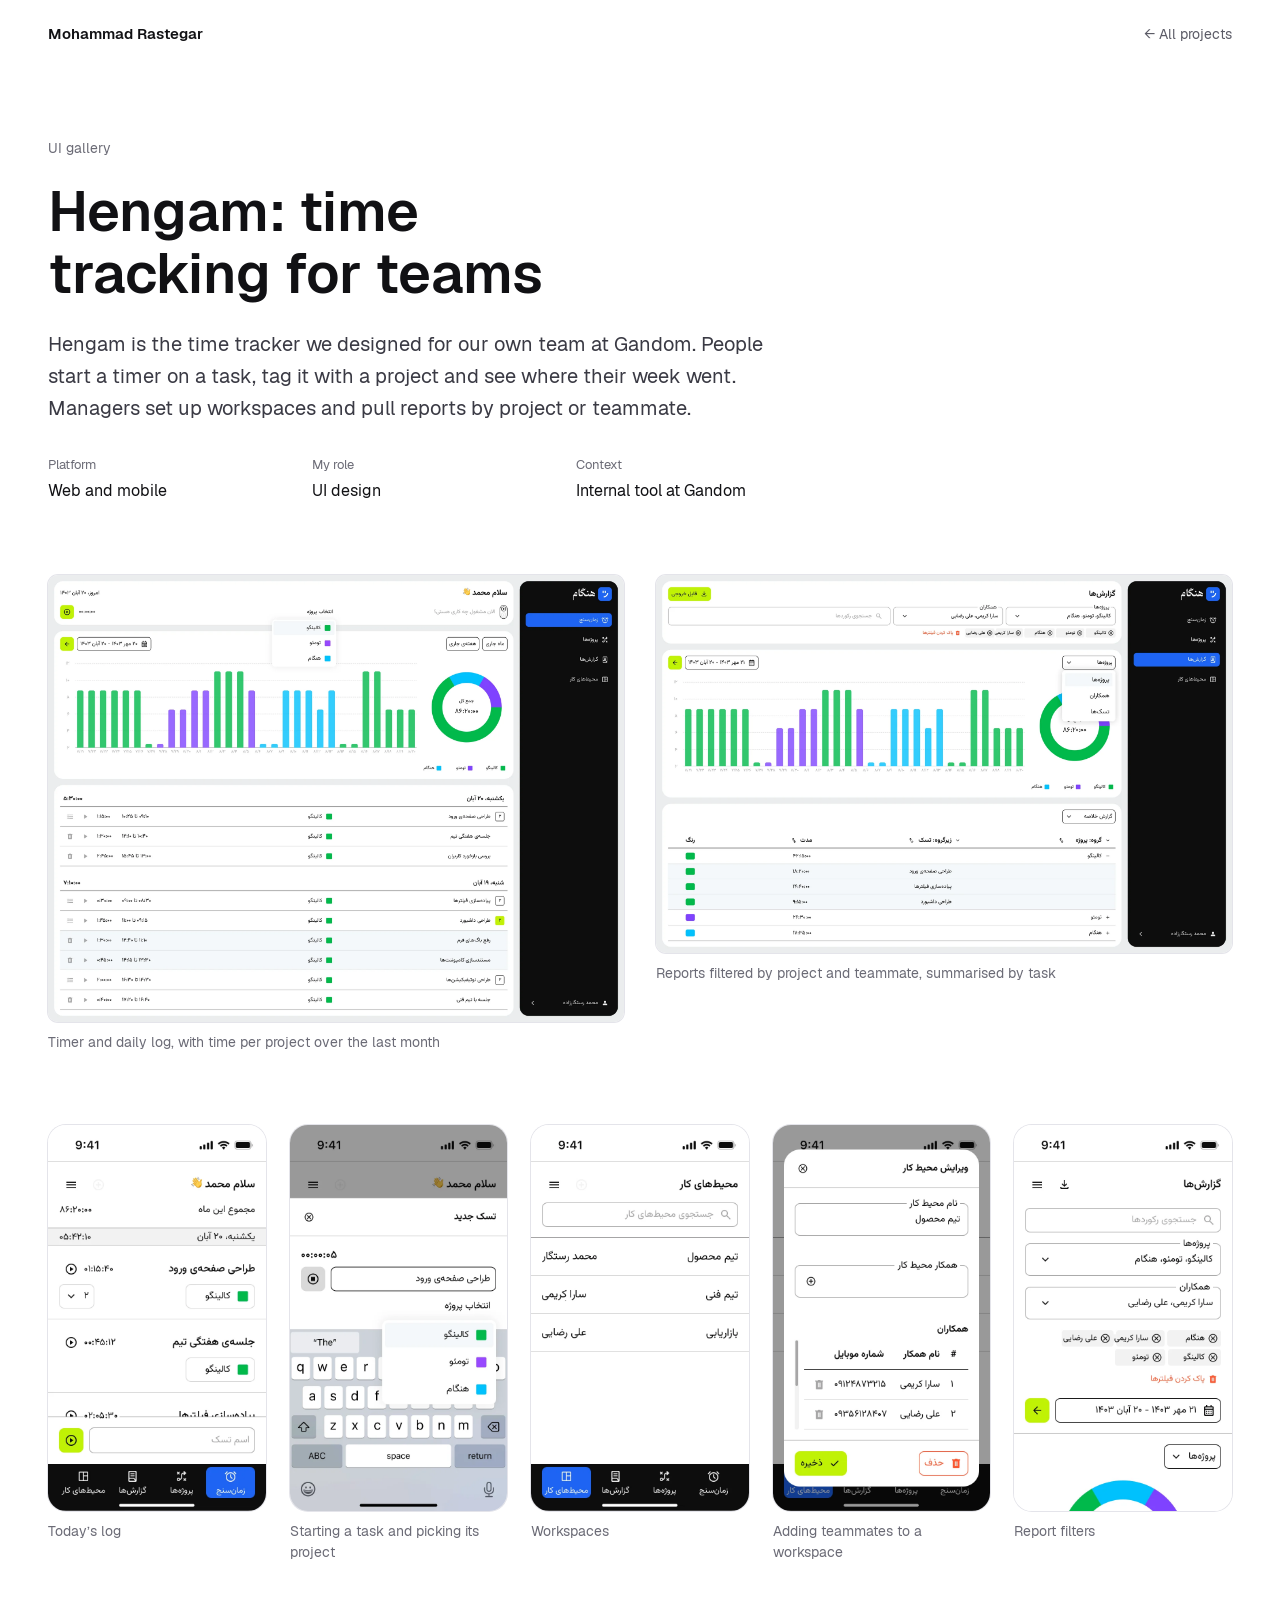
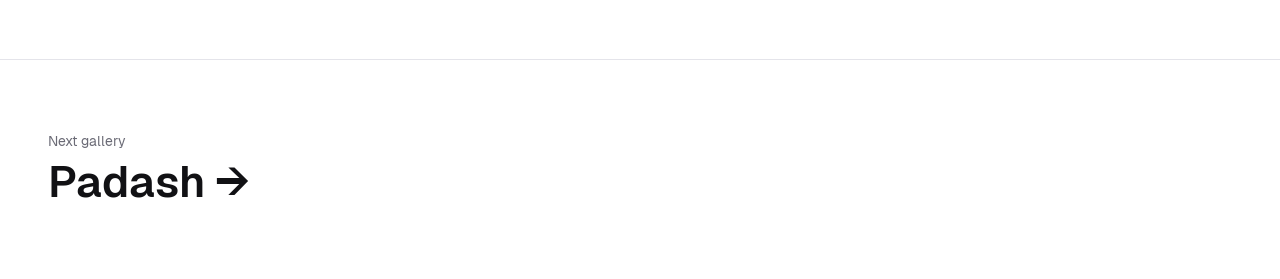
<file: hengam.html>
<!DOCTYPE html>
<html lang="en">
<head>
<meta charset="utf-8">
<meta name="viewport" content="width=device-width, initial-scale=1">
<title>Hengam — UI gallery · Mohammad Rastegar</title>
<meta name="description" content="Hengam is the time tracker we designed for our own team at Gandom. People start a timer on a task, tag it with a project and see where their week went.">
<link rel="canonical" href="https://rastegarzadeh.github.io/hengam.html">
<meta property="og:type" content="website">
<meta property="og:site_name" content="Mohammad Rastegar">
<meta property="og:title" content="Hengam — UI gallery · Mohammad Rastegar">
<meta property="og:description" content="Hengam is the time tracker we designed for our own team at Gandom. People start a timer on a task, tag it with a project and see where their week went.">
<meta property="og:url" content="https://rastegarzadeh.github.io/hengam.html">
<meta property="og:image" content="https://rastegarzadeh.github.io/og/hengam.jpg?v=6">
<meta property="og:image:width" content="1200">
<meta property="og:image:height" content="630">
<meta name="twitter:card" content="summary_large_image">
<link rel="icon" type="image/png" sizes="32x32" href="favicon-32.png">
<link rel="apple-touch-icon" href="apple-touch-icon.png">
<link rel="preload" href="fonts/Geist-Regular.woff2" as="font" type="font/woff2" crossorigin>
<link rel="preload" href="fonts/Geist-SemiBold.woff2" as="font" type="font/woff2" crossorigin>
<link rel="stylesheet" href="fonts/fonts.css">
<style>
body{margin:0;background:#FFFFFF;color:#111114;font-family:'Geist',system-ui,sans-serif;-webkit-font-smoothing:antialiased}
a{color:#2B1FD1;text-decoration:none}
a:hover{color:#111114}
img{display:block;max-width:100%}
</style>
<style>@media (max-width:1023px){.toc{display:none!important}}</style>
</head>
<body>
<div class="sc-host" data-sc-name="hengam"><header style="max-width: 1200px; margin: 0px auto; padding: 24px clamp(20px, 5vw, 48px); display: flex; justify-content: space-between; align-items: center; gap: 16px;">
  <a href="./" style="font-weight: 600; font-size: 15px; color: rgb(17, 17, 20);">Mohammad Rastegar</a>
  <a href="./#galleries" style="font-size: 14px; color: rgb(91, 91, 102);">← All projects</a></header><main style="max-width: 1200px; margin: 0px auto; padding: clamp(32px, 6vw, 72px) clamp(20px, 5vw, 48px) clamp(56px, 8vw, 96px); display: flex; flex-direction: column; gap: clamp(48px, 6vw, 72px);">
  <section data-screen-label="Intro" style="display: flex; flex-direction: column; gap: 24px; max-width: 760px;">
    <span style="font-size: 14px; color: rgb(107, 107, 118);">UI gallery</span>
    <h1 style="margin: 0px; font-weight: 600; font-size: clamp(36px, 5vw, 56px); line-height: 1.1; text-wrap: balance;">Hengam: time tracking for teams</h1>
    <p style="margin: 0px; font-size: clamp(17px, 1.8vw, 20px); line-height: 1.6; color: rgb(58, 58, 68); text-wrap: pretty;">Hengam is the time tracker we designed for our own team at Gandom. People start a timer on a task, tag it with a project and see where their week went. Managers set up workspaces and pull reports by project or teammate.</p>
    <div style="display: grid; grid-template-columns: repeat(auto-fit, minmax(180px, 1fr)); gap: 20px 32px; margin-top: 8px;"><div style="display: flex; flex-direction: column; gap: 6px;"><span style="font-size: 13px; color: rgb(107, 107, 118);">Platform</span><span style="font-size: 16px; line-height: 1.5;">Web and mobile</span></div><div style="display: flex; flex-direction: column; gap: 6px;"><span style="font-size: 13px; color: rgb(107, 107, 118);">My role</span><span style="font-size: 16px; line-height: 1.5;">UI design</span></div><div style="display: flex; flex-direction: column; gap: 6px;"><span style="font-size: 13px; color: rgb(107, 107, 118);">Context</span><span style="font-size: 16px; line-height: 1.5;">Internal tool at Gandom</span></div></div>
  </section>
  <section aria-label="Desktop screens" style="display: grid; grid-template-columns: repeat(auto-fit, minmax(min(100%, 480px), 1fr)); gap: 40px 32px;"><figure style="margin: 0px; display: flex; flex-direction: column; gap: 10px;"><img src="assets/gallery/hengam/home.webp" alt="Timer and daily log, with time per project over the last month" loading="lazy" style="width: 100%; display: block; border-radius: 10px; box-shadow: rgb(228, 228, 234) 0px 0px 0px 1px;"><figcaption style="font-size: 14px; line-height: 1.5; color: rgb(107, 107, 118);">Timer and daily log, with time per project over the last month</figcaption></figure><figure style="margin: 0px; display: flex; flex-direction: column; gap: 10px;"><img src="assets/gallery/hengam/reports.webp" alt="Reports filtered by project and teammate, summarised by task" loading="lazy" style="width: 100%; display: block; border-radius: 10px; box-shadow: rgb(228, 228, 234) 0px 0px 0px 1px;"><figcaption style="font-size: 14px; line-height: 1.5; color: rgb(107, 107, 118);">Reports filtered by project and teammate, summarised by task</figcaption></figure></section>
  <section aria-label="Mobile screens" style="display: grid; grid-template-columns: repeat(auto-fill, minmax(min(100%, 210px), 1fr)); gap: 40px 24px;"><figure style="margin: 0px; display: flex; flex-direction: column; gap: 10px;"><img src="assets/gallery/hengam/m-home.webp" alt="Today’s log" loading="lazy" style="width: 100%; display: block; border-radius: 18px; box-shadow: rgb(228, 228, 234) 0px 0px 0px 1px;"><figcaption style="font-size: 14px; line-height: 1.5; color: rgb(107, 107, 118);">Today’s log</figcaption></figure><figure style="margin: 0px; display: flex; flex-direction: column; gap: 10px;"><img src="assets/gallery/hengam/m-newtask.webp" alt="Starting a task and picking its project" loading="lazy" style="width: 100%; display: block; border-radius: 18px; box-shadow: rgb(228, 228, 234) 0px 0px 0px 1px;"><figcaption style="font-size: 14px; line-height: 1.5; color: rgb(107, 107, 118);">Starting a task and picking its project</figcaption></figure><figure style="margin: 0px; display: flex; flex-direction: column; gap: 10px;"><img src="assets/gallery/hengam/m-workspaces.webp" alt="Workspaces" loading="lazy" style="width: 100%; display: block; border-radius: 18px; box-shadow: rgb(228, 228, 234) 0px 0px 0px 1px;"><figcaption style="font-size: 14px; line-height: 1.5; color: rgb(107, 107, 118);">Workspaces</figcaption></figure><figure style="margin: 0px; display: flex; flex-direction: column; gap: 10px;"><img src="assets/gallery/hengam/m-workspace-edit.webp" alt="Adding teammates to a workspace" loading="lazy" style="width: 100%; display: block; border-radius: 18px; box-shadow: rgb(228, 228, 234) 0px 0px 0px 1px;"><figcaption style="font-size: 14px; line-height: 1.5; color: rgb(107, 107, 118);">Adding teammates to a workspace</figcaption></figure><figure style="margin: 0px; display: flex; flex-direction: column; gap: 10px;"><img src="assets/gallery/hengam/m-reports.webp" alt="Report filters" loading="lazy" style="width: 100%; display: block; border-radius: 18px; box-shadow: rgb(228, 228, 234) 0px 0px 0px 1px;"><figcaption style="font-size: 14px; line-height: 1.5; color: rgb(107, 107, 118);">Report filters</figcaption></figure></section></main><section data-screen-label="Next gallery" style="border-top: 1px solid rgb(228, 228, 234);">
  <a href="padash.html" style="max-width: 1200px; margin: 0px auto; padding: clamp(40px, 6vw, 72px) clamp(20px, 5vw, 48px); display: flex; flex-direction: column; gap: 8px; color: rgb(17, 17, 20);">
    <span style="font-size: 14px; color: rgb(107, 107, 118);">Next gallery</span>
    <span style="font-size: clamp(28px, 4vw, 44px); font-weight: 600; line-height: 1.1;">Padash →</span>
  </a></section></div>

</body>
</html>
</file>
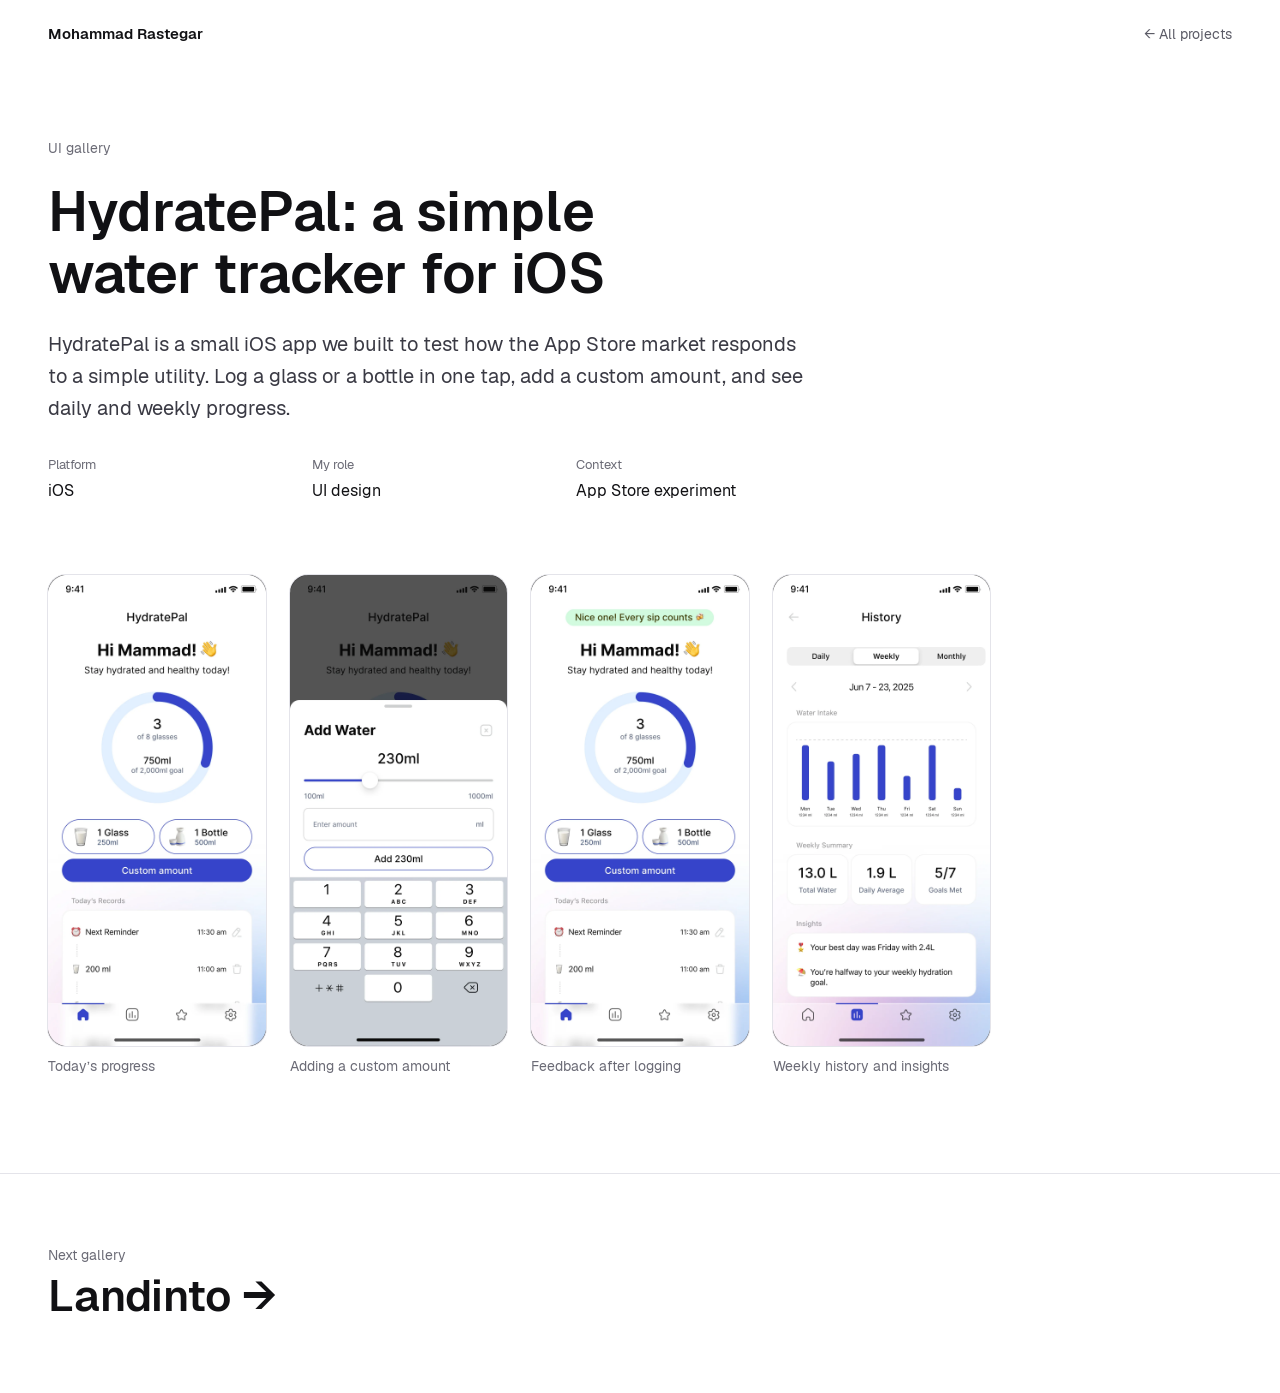
<file: hydratepal.html>
<!DOCTYPE html>
<html lang="en">
<head>
<meta charset="utf-8">
<meta name="viewport" content="width=device-width, initial-scale=1">
<title>HydratePal — UI gallery · Mohammad Rastegar</title>
<meta name="description" content="HydratePal is a small iOS app we built to test how the App Store market responds to a simple utility.">
<link rel="canonical" href="https://rastegarzadeh.github.io/hydratepal.html">
<meta property="og:type" content="website">
<meta property="og:site_name" content="Mohammad Rastegar">
<meta property="og:title" content="HydratePal — UI gallery · Mohammad Rastegar">
<meta property="og:description" content="HydratePal is a small iOS app we built to test how the App Store market responds to a simple utility.">
<meta property="og:url" content="https://rastegarzadeh.github.io/hydratepal.html">
<meta property="og:image" content="https://rastegarzadeh.github.io/og/hydratepal.jpg?v=6">
<meta property="og:image:width" content="1200">
<meta property="og:image:height" content="630">
<meta name="twitter:card" content="summary_large_image">
<link rel="icon" type="image/png" sizes="32x32" href="favicon-32.png">
<link rel="apple-touch-icon" href="apple-touch-icon.png">
<link rel="preload" href="fonts/Geist-Regular.woff2" as="font" type="font/woff2" crossorigin>
<link rel="preload" href="fonts/Geist-SemiBold.woff2" as="font" type="font/woff2" crossorigin>
<link rel="stylesheet" href="fonts/fonts.css">
<style>
body{margin:0;background:#FFFFFF;color:#111114;font-family:'Geist',system-ui,sans-serif;-webkit-font-smoothing:antialiased}
a{color:#2B1FD1;text-decoration:none}
a:hover{color:#111114}
img{display:block;max-width:100%}
</style>
<style>@media (max-width:1023px){.toc{display:none!important}}</style>
</head>
<body>
<div class="sc-host" data-sc-name="hydratepal"><header style="max-width: 1200px; margin: 0px auto; padding: 24px clamp(20px, 5vw, 48px); display: flex; justify-content: space-between; align-items: center; gap: 16px;">
  <a href="./" style="font-weight: 600; font-size: 15px; color: rgb(17, 17, 20);">Mohammad Rastegar</a>
  <a href="./#galleries" style="font-size: 14px; color: rgb(91, 91, 102);">← All projects</a></header><main style="max-width: 1200px; margin: 0px auto; padding: clamp(32px, 6vw, 72px) clamp(20px, 5vw, 48px) clamp(56px, 8vw, 96px); display: flex; flex-direction: column; gap: clamp(48px, 6vw, 72px);">
  <section data-screen-label="Intro" style="display: flex; flex-direction: column; gap: 24px; max-width: 760px;">
    <span style="font-size: 14px; color: rgb(107, 107, 118);">UI gallery</span>
    <h1 style="margin: 0px; font-weight: 600; font-size: clamp(36px, 5vw, 56px); line-height: 1.1; text-wrap: balance;">HydratePal: a simple water tracker for iOS</h1>
    <p style="margin: 0px; font-size: clamp(17px, 1.8vw, 20px); line-height: 1.6; color: rgb(58, 58, 68); text-wrap: pretty;">HydratePal is a small iOS app we built to test how the App Store market responds to a simple utility. Log a glass or a bottle in one tap, add a custom amount, and see daily and weekly progress.</p>
    <div style="display: grid; grid-template-columns: repeat(auto-fit, minmax(180px, 1fr)); gap: 20px 32px; margin-top: 8px;"><div style="display: flex; flex-direction: column; gap: 6px;"><span style="font-size: 13px; color: rgb(107, 107, 118);">Platform</span><span style="font-size: 16px; line-height: 1.5;">iOS</span></div><div style="display: flex; flex-direction: column; gap: 6px;"><span style="font-size: 13px; color: rgb(107, 107, 118);">My role</span><span style="font-size: 16px; line-height: 1.5;">UI design</span></div><div style="display: flex; flex-direction: column; gap: 6px;"><span style="font-size: 13px; color: rgb(107, 107, 118);">Context</span><span style="font-size: 16px; line-height: 1.5;">App Store experiment</span></div></div>
  </section>
  
  <section aria-label="Mobile screens" style="display: grid; grid-template-columns: repeat(auto-fill, minmax(min(100%, 210px), 1fr)); gap: 40px 24px;"><figure style="margin: 0px; display: flex; flex-direction: column; gap: 10px;"><img src="assets/gallery/hydratepal/home.webp" alt="Today’s progress" loading="lazy" style="width: 100%; display: block; border-radius: 18px; box-shadow: rgb(228, 228, 234) 0px 0px 0px 1px;"><figcaption style="font-size: 14px; line-height: 1.5; color: rgb(107, 107, 118);">Today’s progress</figcaption></figure><figure style="margin: 0px; display: flex; flex-direction: column; gap: 10px;"><img src="assets/gallery/hydratepal/add.webp" alt="Adding a custom amount" loading="lazy" style="width: 100%; display: block; border-radius: 18px; box-shadow: rgb(228, 228, 234) 0px 0px 0px 1px;"><figcaption style="font-size: 14px; line-height: 1.5; color: rgb(107, 107, 118);">Adding a custom amount</figcaption></figure><figure style="margin: 0px; display: flex; flex-direction: column; gap: 10px;"><img src="assets/gallery/hydratepal/response.webp" alt="Feedback after logging" loading="lazy" style="width: 100%; display: block; border-radius: 18px; box-shadow: rgb(228, 228, 234) 0px 0px 0px 1px;"><figcaption style="font-size: 14px; line-height: 1.5; color: rgb(107, 107, 118);">Feedback after logging</figcaption></figure><figure style="margin: 0px; display: flex; flex-direction: column; gap: 10px;"><img src="assets/gallery/hydratepal/history.webp" alt="Weekly history and insights" loading="lazy" style="width: 100%; display: block; border-radius: 18px; box-shadow: rgb(228, 228, 234) 0px 0px 0px 1px;"><figcaption style="font-size: 14px; line-height: 1.5; color: rgb(107, 107, 118);">Weekly history and insights</figcaption></figure></section></main><section data-screen-label="Next gallery" style="border-top: 1px solid rgb(228, 228, 234);">
  <a href="landinto.html" style="max-width: 1200px; margin: 0px auto; padding: clamp(40px, 6vw, 72px) clamp(20px, 5vw, 48px); display: flex; flex-direction: column; gap: 8px; color: rgb(17, 17, 20);">
    <span style="font-size: 14px; color: rgb(107, 107, 118);">Next gallery</span>
    <span style="font-size: clamp(28px, 4vw, 44px); font-weight: 600; line-height: 1.1;">Landinto →</span>
  </a></section></div>

</body>
</html>
</file>
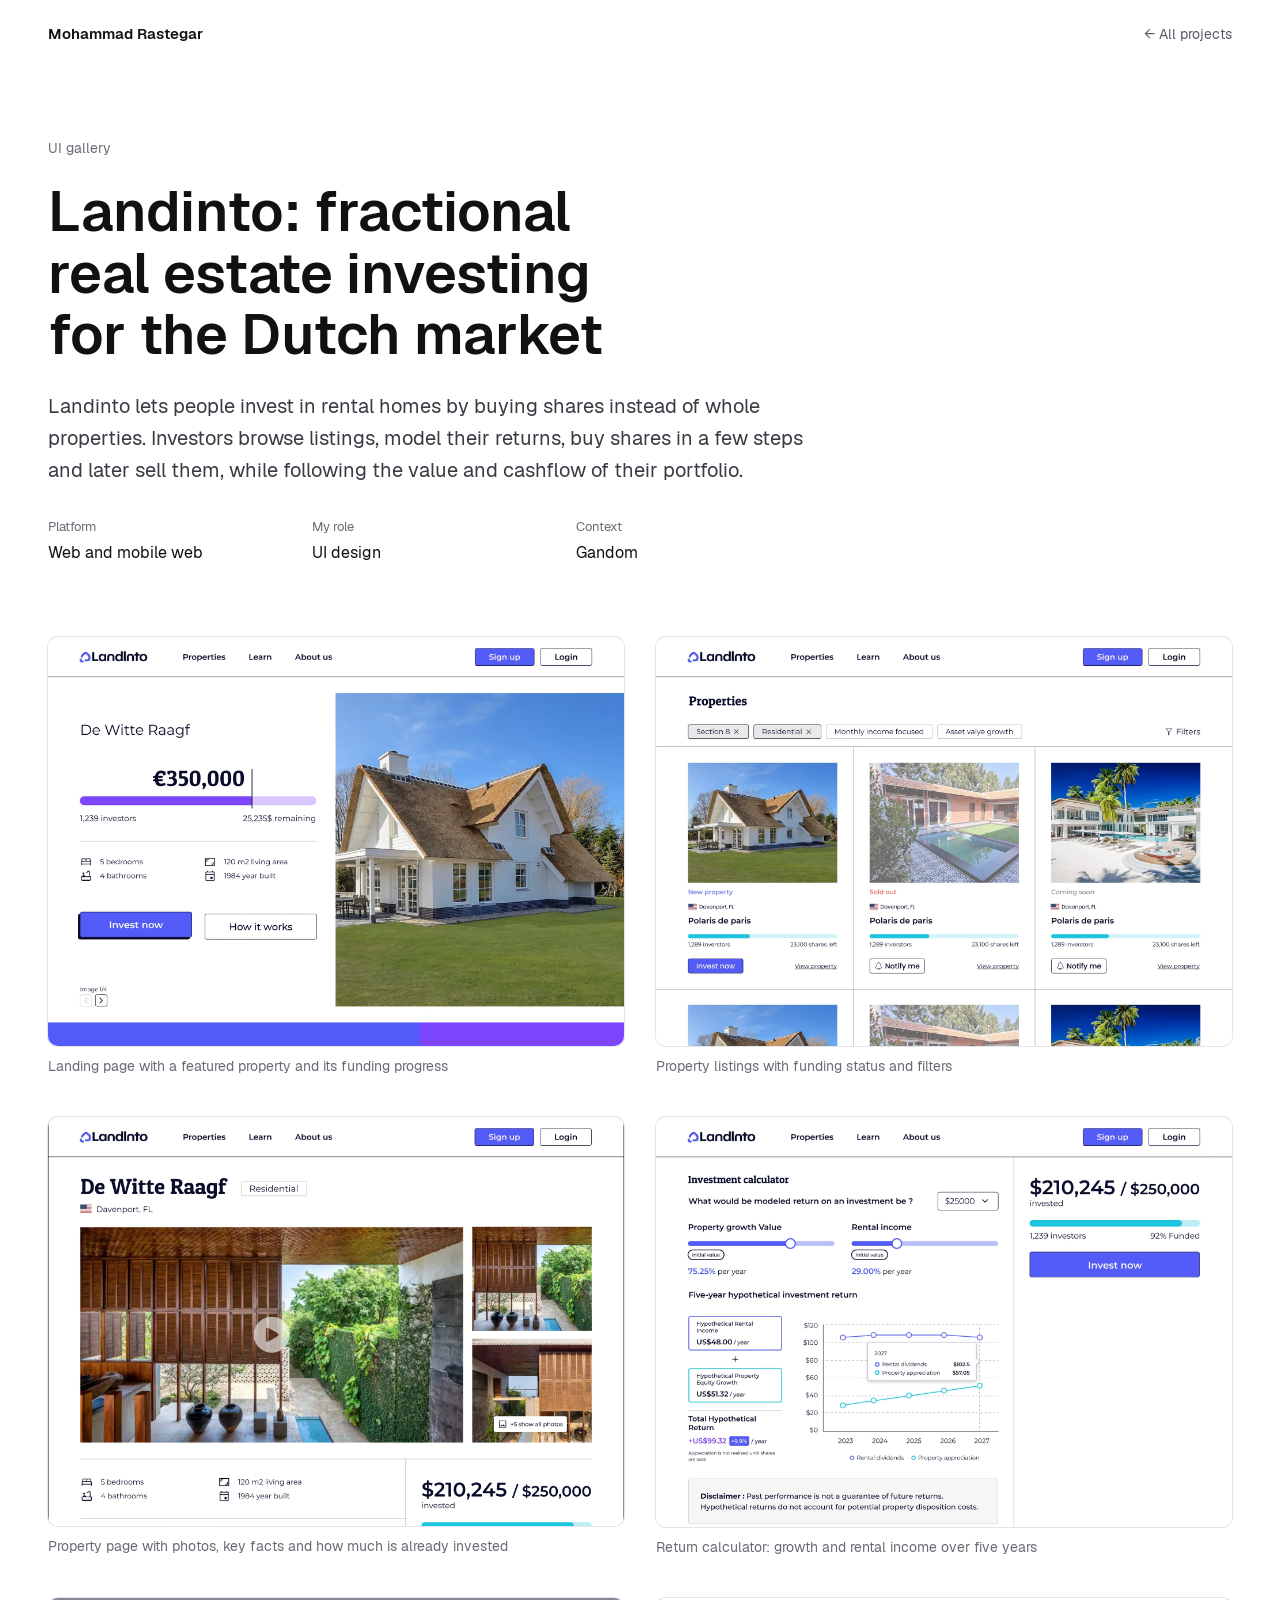
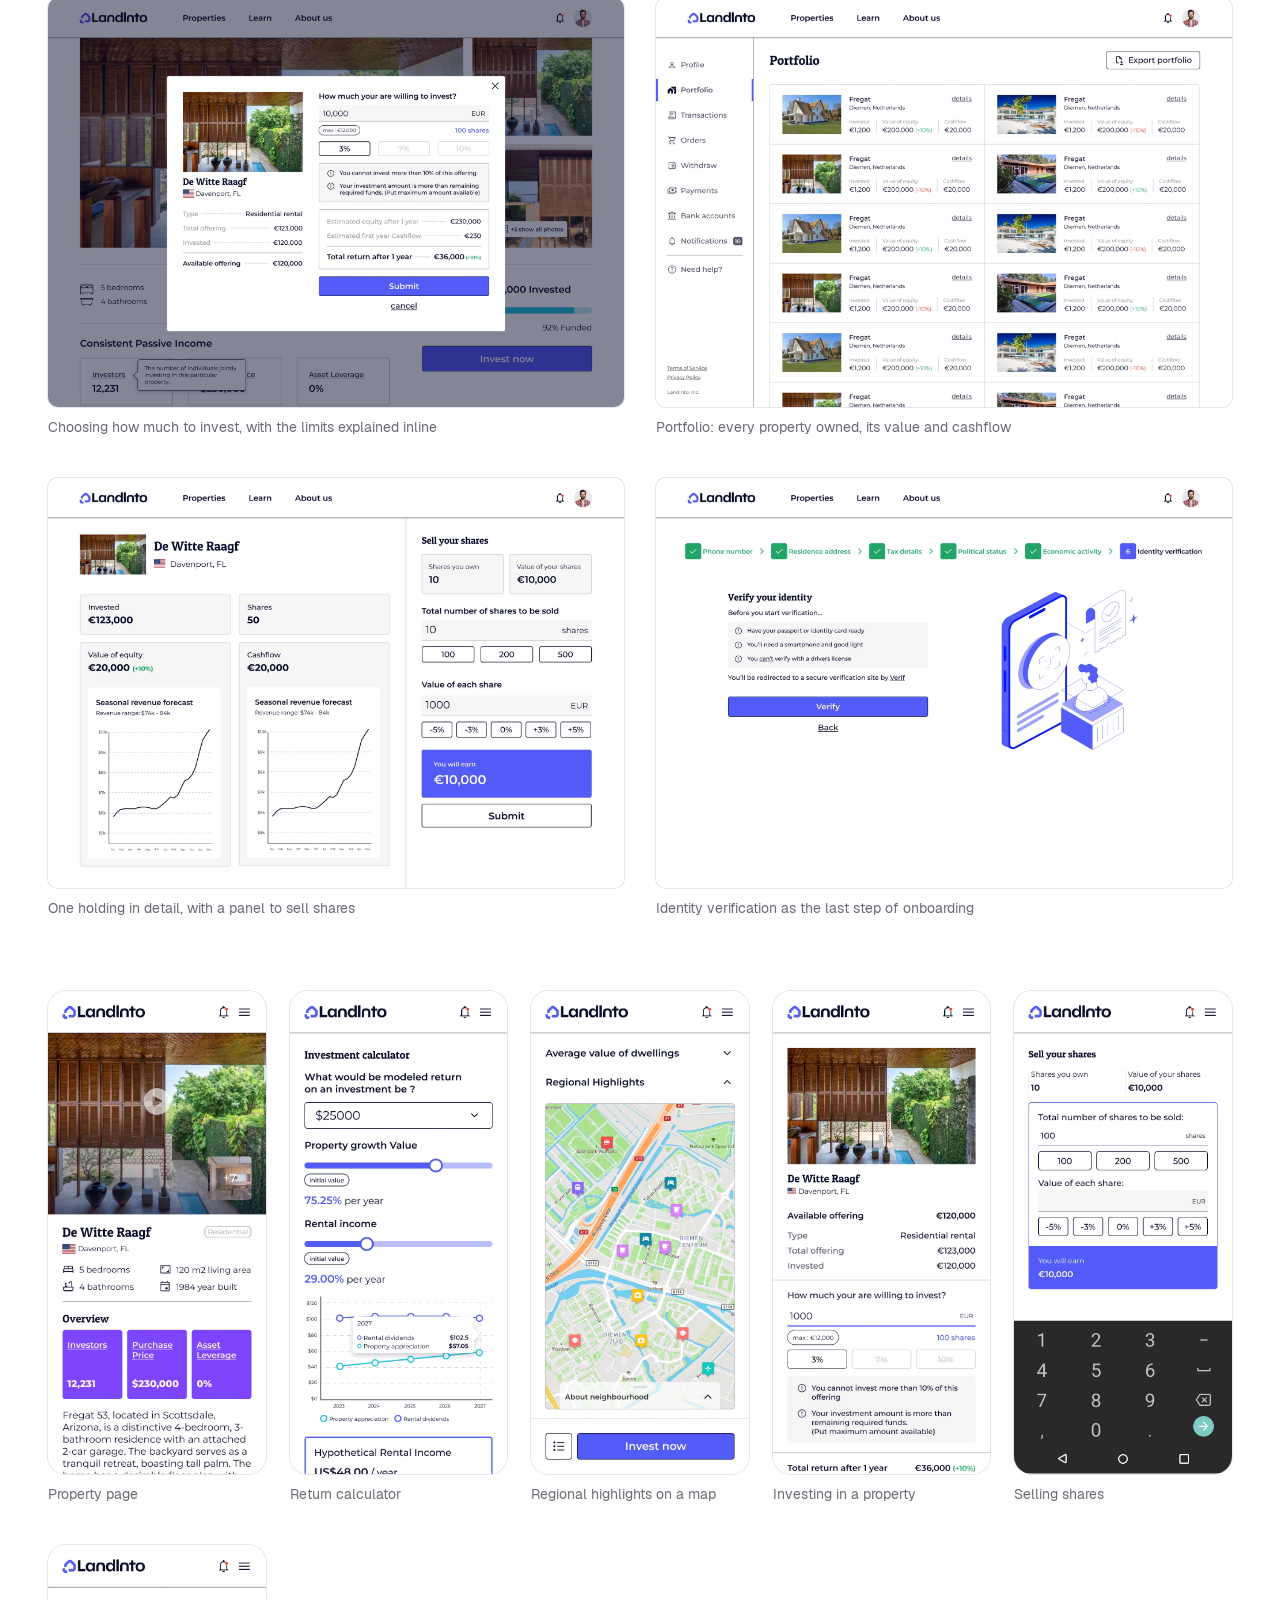
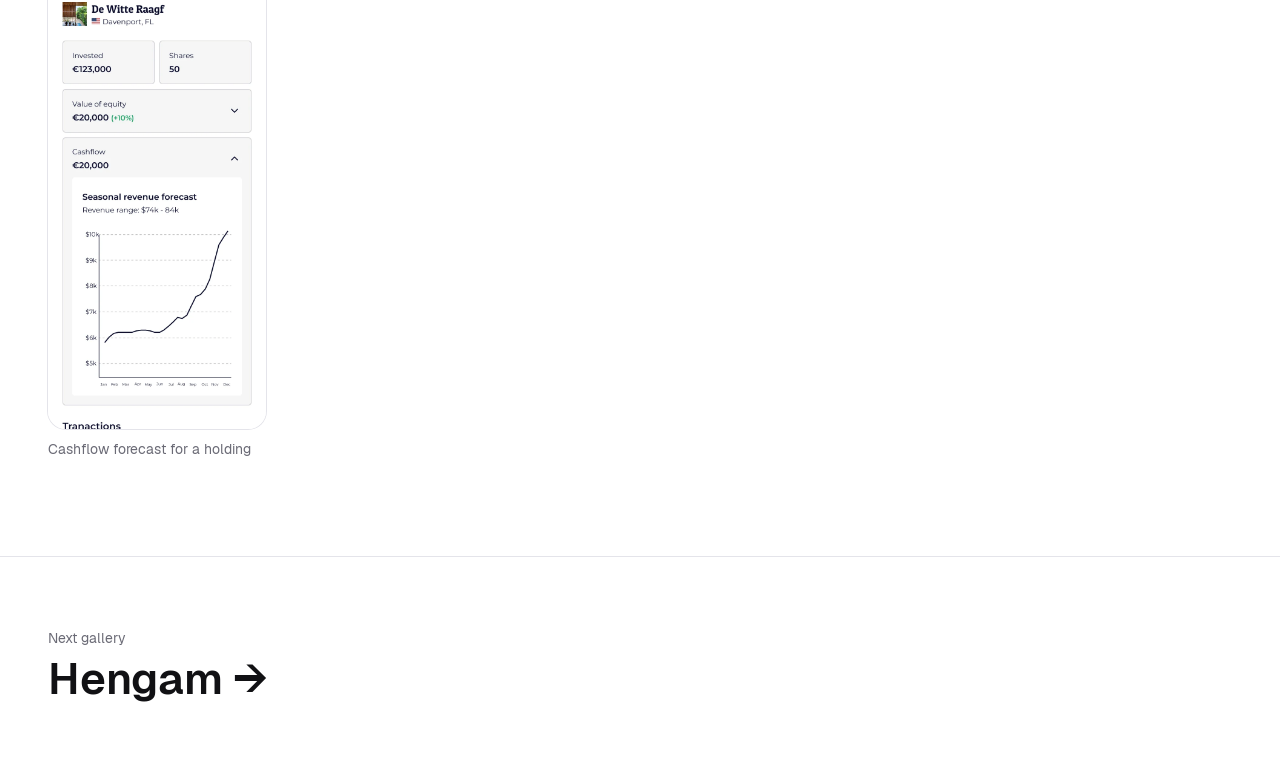
<file: landinto.html>
<!DOCTYPE html>
<html lang="en">
<head>
<meta charset="utf-8">
<meta name="viewport" content="width=device-width, initial-scale=1">
<title>Landinto — UI gallery · Mohammad Rastegar</title>
<meta name="description" content="Landinto lets people invest in rental homes by buying shares instead of whole properties.">
<link rel="canonical" href="https://rastegarzadeh.github.io/landinto.html">
<meta property="og:type" content="website">
<meta property="og:site_name" content="Mohammad Rastegar">
<meta property="og:title" content="Landinto — UI gallery · Mohammad Rastegar">
<meta property="og:description" content="Landinto lets people invest in rental homes by buying shares instead of whole properties.">
<meta property="og:url" content="https://rastegarzadeh.github.io/landinto.html">
<meta property="og:image" content="https://rastegarzadeh.github.io/og/landinto.jpg?v=6">
<meta property="og:image:width" content="1200">
<meta property="og:image:height" content="630">
<meta name="twitter:card" content="summary_large_image">
<link rel="icon" type="image/png" sizes="32x32" href="favicon-32.png">
<link rel="apple-touch-icon" href="apple-touch-icon.png">
<link rel="preload" href="fonts/Geist-Regular.woff2" as="font" type="font/woff2" crossorigin>
<link rel="preload" href="fonts/Geist-SemiBold.woff2" as="font" type="font/woff2" crossorigin>
<link rel="stylesheet" href="fonts/fonts.css">
<style>
body{margin:0;background:#FFFFFF;color:#111114;font-family:'Geist',system-ui,sans-serif;-webkit-font-smoothing:antialiased}
a{color:#2B1FD1;text-decoration:none}
a:hover{color:#111114}
img{display:block;max-width:100%}
</style>
<style>@media (max-width:1023px){.toc{display:none!important}}</style>
</head>
<body>
<div class="sc-host" data-sc-name="landinto"><header style="max-width: 1200px; margin: 0px auto; padding: 24px clamp(20px, 5vw, 48px); display: flex; justify-content: space-between; align-items: center; gap: 16px;">
  <a href="./" style="font-weight: 600; font-size: 15px; color: rgb(17, 17, 20);">Mohammad Rastegar</a>
  <a href="./#galleries" style="font-size: 14px; color: rgb(91, 91, 102);">← All projects</a></header><main style="max-width: 1200px; margin: 0px auto; padding: clamp(32px, 6vw, 72px) clamp(20px, 5vw, 48px) clamp(56px, 8vw, 96px); display: flex; flex-direction: column; gap: clamp(48px, 6vw, 72px);">
  <section data-screen-label="Intro" style="display: flex; flex-direction: column; gap: 24px; max-width: 760px;">
    <span style="font-size: 14px; color: rgb(107, 107, 118);">UI gallery</span>
    <h1 style="margin: 0px; font-weight: 600; font-size: clamp(36px, 5vw, 56px); line-height: 1.1; text-wrap: balance;">Landinto: fractional real estate investing for the Dutch market</h1>
    <p style="margin: 0px; font-size: clamp(17px, 1.8vw, 20px); line-height: 1.6; color: rgb(58, 58, 68); text-wrap: pretty;">Landinto lets people invest in rental homes by buying shares instead of whole properties. Investors browse listings, model their returns, buy shares in a few steps and later sell them, while following the value and cashflow of their portfolio.</p>
    <div style="display: grid; grid-template-columns: repeat(auto-fit, minmax(180px, 1fr)); gap: 20px 32px; margin-top: 8px;"><div style="display: flex; flex-direction: column; gap: 6px;"><span style="font-size: 13px; color: rgb(107, 107, 118);">Platform</span><span style="font-size: 16px; line-height: 1.5;">Web and mobile web</span></div><div style="display: flex; flex-direction: column; gap: 6px;"><span style="font-size: 13px; color: rgb(107, 107, 118);">My role</span><span style="font-size: 16px; line-height: 1.5;">UI design</span></div><div style="display: flex; flex-direction: column; gap: 6px;"><span style="font-size: 13px; color: rgb(107, 107, 118);">Context</span><span style="font-size: 16px; line-height: 1.5;">Gandom</span></div></div>
  </section>
  <section aria-label="Desktop screens" style="display: grid; grid-template-columns: repeat(auto-fit, minmax(min(100%, 480px), 1fr)); gap: 40px 32px;"><figure style="margin: 0px; display: flex; flex-direction: column; gap: 10px;"><img src="assets/gallery/landinto/landing.webp" alt="Landing page with a featured property and its funding progress" loading="lazy" style="width: 100%; display: block; border-radius: 10px; box-shadow: rgb(228, 228, 234) 0px 0px 0px 1px;"><figcaption style="font-size: 14px; line-height: 1.5; color: rgb(107, 107, 118);">Landing page with a featured property and its funding progress</figcaption></figure><figure style="margin: 0px; display: flex; flex-direction: column; gap: 10px;"><img src="assets/gallery/landinto/properties.webp" alt="Property listings with funding status and filters" loading="lazy" style="width: 100%; display: block; border-radius: 10px; box-shadow: rgb(228, 228, 234) 0px 0px 0px 1px;"><figcaption style="font-size: 14px; line-height: 1.5; color: rgb(107, 107, 118);">Property listings with funding status and filters</figcaption></figure><figure style="margin: 0px; display: flex; flex-direction: column; gap: 10px;"><img src="assets/gallery/landinto/property.webp" alt="Property page with photos, key facts and how much is already invested" loading="lazy" style="width: 100%; display: block; border-radius: 10px; box-shadow: rgb(228, 228, 234) 0px 0px 0px 1px;"><figcaption style="font-size: 14px; line-height: 1.5; color: rgb(107, 107, 118);">Property page with photos, key facts and how much is already invested</figcaption></figure><figure style="margin: 0px; display: flex; flex-direction: column; gap: 10px;"><img src="assets/gallery/landinto/calculator.webp" alt="Return calculator: growth and rental income over five years" loading="lazy" style="width: 100%; display: block; border-radius: 10px; box-shadow: rgb(228, 228, 234) 0px 0px 0px 1px;"><figcaption style="font-size: 14px; line-height: 1.5; color: rgb(107, 107, 118);">Return calculator: growth and rental income over five years</figcaption></figure><figure style="margin: 0px; display: flex; flex-direction: column; gap: 10px;"><img src="assets/gallery/landinto/order.webp" alt="Choosing how much to invest, with the limits explained inline" loading="lazy" style="width: 100%; display: block; border-radius: 10px; box-shadow: rgb(228, 228, 234) 0px 0px 0px 1px;"><figcaption style="font-size: 14px; line-height: 1.5; color: rgb(107, 107, 118);">Choosing how much to invest, with the limits explained inline</figcaption></figure><figure style="margin: 0px; display: flex; flex-direction: column; gap: 10px;"><img src="assets/gallery/landinto/portfolio.webp" alt="Portfolio: every property owned, its value and cashflow" loading="lazy" style="width: 100%; display: block; border-radius: 10px; box-shadow: rgb(228, 228, 234) 0px 0px 0px 1px;"><figcaption style="font-size: 14px; line-height: 1.5; color: rgb(107, 107, 118);">Portfolio: every property owned, its value and cashflow</figcaption></figure><figure style="margin: 0px; display: flex; flex-direction: column; gap: 10px;"><img src="assets/gallery/landinto/portfolio-property.webp" alt="One holding in detail, with a panel to sell shares" loading="lazy" style="width: 100%; display: block; border-radius: 10px; box-shadow: rgb(228, 228, 234) 0px 0px 0px 1px;"><figcaption style="font-size: 14px; line-height: 1.5; color: rgb(107, 107, 118);">One holding in detail, with a panel to sell shares</figcaption></figure><figure style="margin: 0px; display: flex; flex-direction: column; gap: 10px;"><img src="assets/gallery/landinto/verify.webp" alt="Identity verification as the last step of onboarding" loading="lazy" style="width: 100%; display: block; border-radius: 10px; box-shadow: rgb(228, 228, 234) 0px 0px 0px 1px;"><figcaption style="font-size: 14px; line-height: 1.5; color: rgb(107, 107, 118);">Identity verification as the last step of onboarding</figcaption></figure></section>
  <section aria-label="Mobile screens" style="display: grid; grid-template-columns: repeat(auto-fill, minmax(min(100%, 210px), 1fr)); gap: 40px 24px;"><figure style="margin: 0px; display: flex; flex-direction: column; gap: 10px;"><img src="assets/gallery/landinto/m-property.webp" alt="Property page" loading="lazy" style="width: 100%; display: block; border-radius: 18px; box-shadow: rgb(228, 228, 234) 0px 0px 0px 1px;"><figcaption style="font-size: 14px; line-height: 1.5; color: rgb(107, 107, 118);">Property page</figcaption></figure><figure style="margin: 0px; display: flex; flex-direction: column; gap: 10px;"><img src="assets/gallery/landinto/m-calculator.webp" alt="Return calculator" loading="lazy" style="width: 100%; display: block; border-radius: 18px; box-shadow: rgb(228, 228, 234) 0px 0px 0px 1px;"><figcaption style="font-size: 14px; line-height: 1.5; color: rgb(107, 107, 118);">Return calculator</figcaption></figure><figure style="margin: 0px; display: flex; flex-direction: column; gap: 10px;"><img src="assets/gallery/landinto/m-region.webp" alt="Regional highlights on a map" loading="lazy" style="width: 100%; display: block; border-radius: 18px; box-shadow: rgb(228, 228, 234) 0px 0px 0px 1px;"><figcaption style="font-size: 14px; line-height: 1.5; color: rgb(107, 107, 118);">Regional highlights on a map</figcaption></figure><figure style="margin: 0px; display: flex; flex-direction: column; gap: 10px;"><img src="assets/gallery/landinto/m-order.webp" alt="Investing in a property" loading="lazy" style="width: 100%; display: block; border-radius: 18px; box-shadow: rgb(228, 228, 234) 0px 0px 0px 1px;"><figcaption style="font-size: 14px; line-height: 1.5; color: rgb(107, 107, 118);">Investing in a property</figcaption></figure><figure style="margin: 0px; display: flex; flex-direction: column; gap: 10px;"><img src="assets/gallery/landinto/m-sell.webp" alt="Selling shares" loading="lazy" style="width: 100%; display: block; border-radius: 18px; box-shadow: rgb(228, 228, 234) 0px 0px 0px 1px;"><figcaption style="font-size: 14px; line-height: 1.5; color: rgb(107, 107, 118);">Selling shares</figcaption></figure><figure style="margin: 0px; display: flex; flex-direction: column; gap: 10px;"><img src="assets/gallery/landinto/m-portfolio-property.webp" alt="Cashflow forecast for a holding" loading="lazy" style="width: 100%; display: block; border-radius: 18px; box-shadow: rgb(228, 228, 234) 0px 0px 0px 1px;"><figcaption style="font-size: 14px; line-height: 1.5; color: rgb(107, 107, 118);">Cashflow forecast for a holding</figcaption></figure></section></main><section data-screen-label="Next gallery" style="border-top: 1px solid rgb(228, 228, 234);">
  <a href="hengam.html" style="max-width: 1200px; margin: 0px auto; padding: clamp(40px, 6vw, 72px) clamp(20px, 5vw, 48px); display: flex; flex-direction: column; gap: 8px; color: rgb(17, 17, 20);">
    <span style="font-size: 14px; color: rgb(107, 107, 118);">Next gallery</span>
    <span style="font-size: clamp(28px, 4vw, 44px); font-weight: 600; line-height: 1.1;">Hengam →</span>
  </a></section></div>

</body>
</html>
</file>
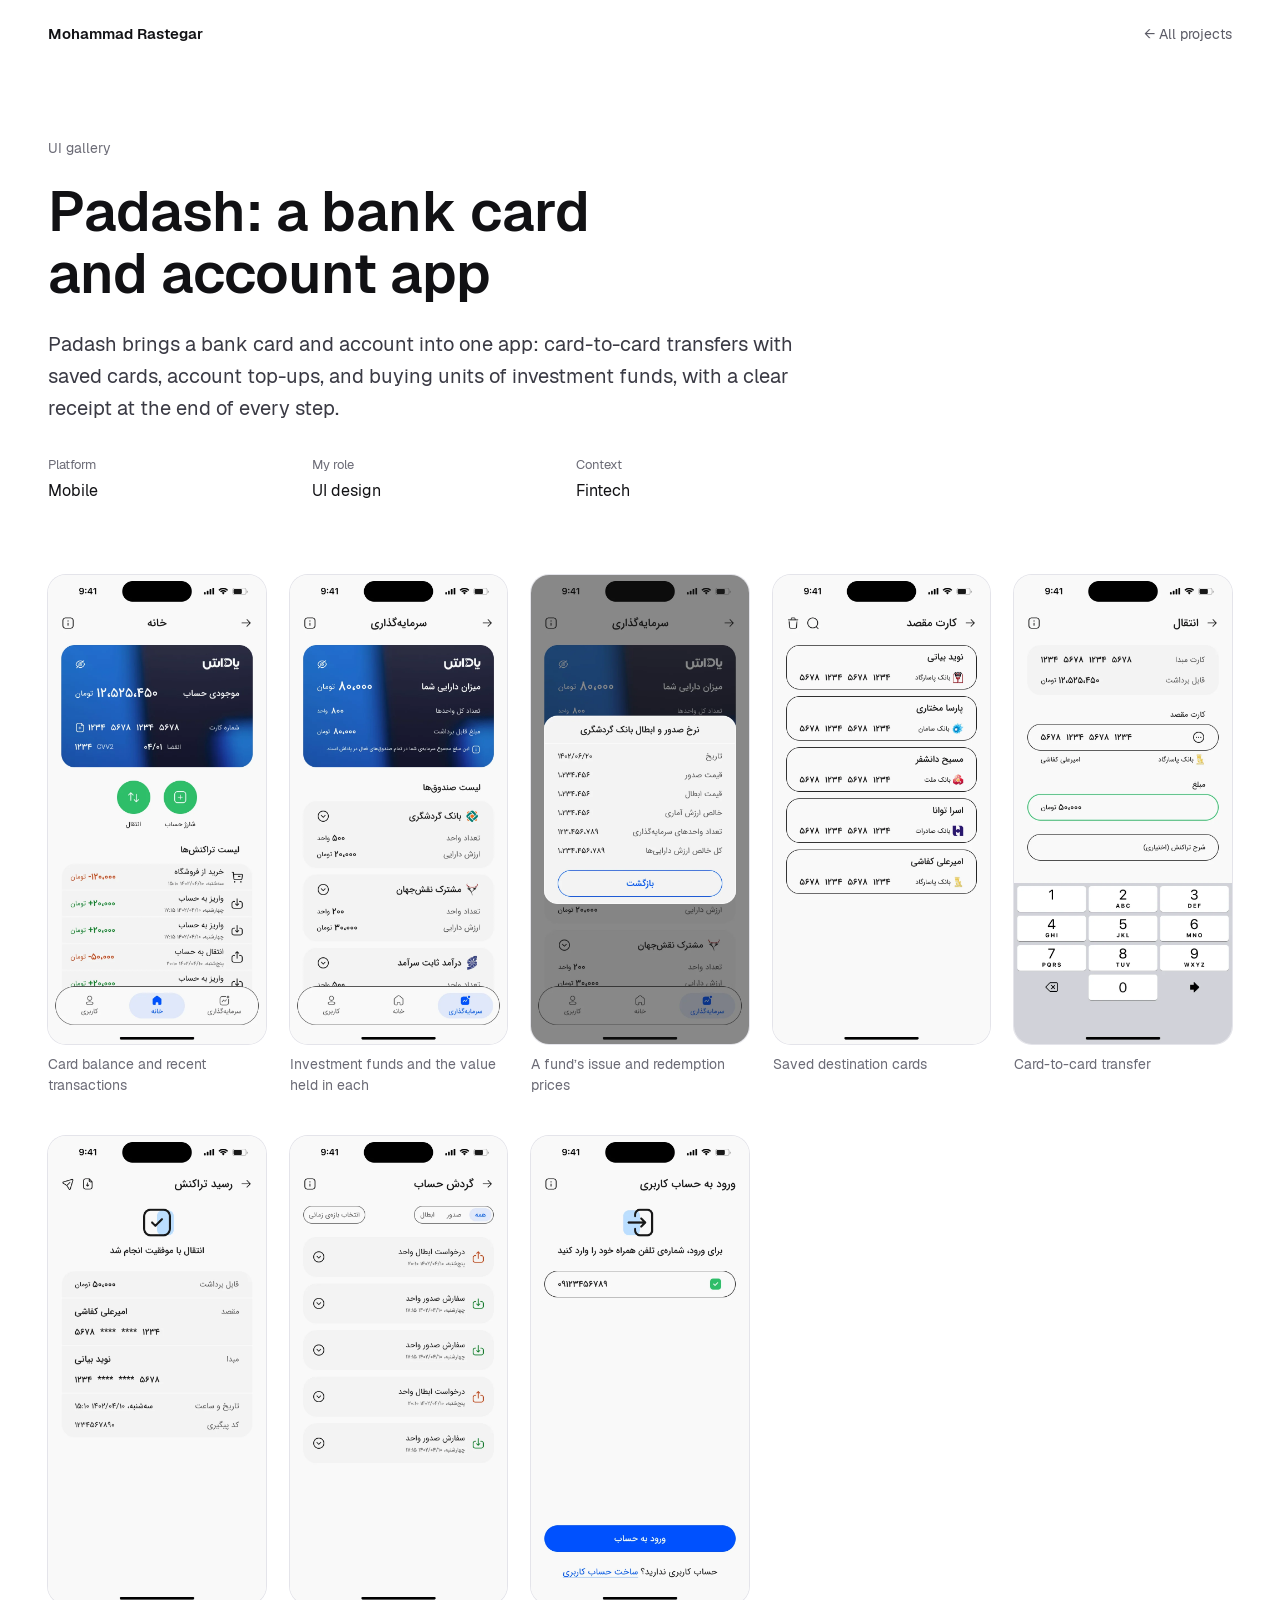
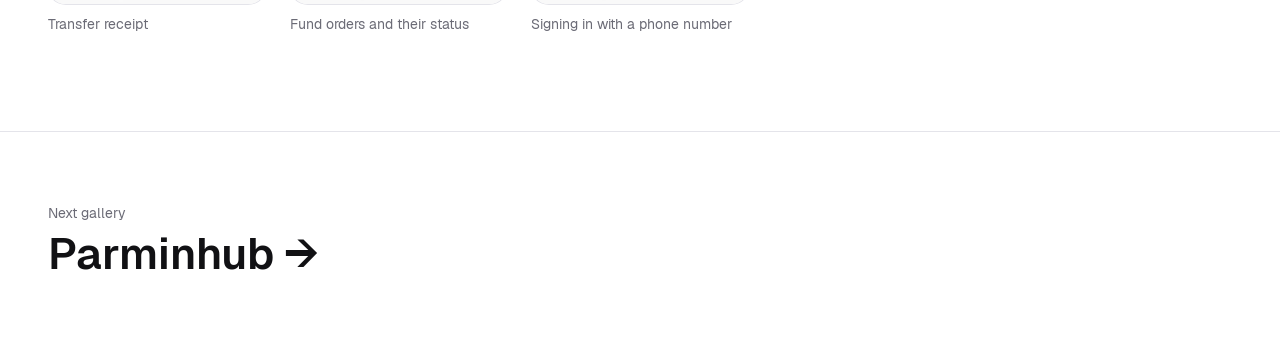
<file: padash.html>
<!DOCTYPE html>
<html lang="en">
<head>
<meta charset="utf-8">
<meta name="viewport" content="width=device-width, initial-scale=1">
<title>Padash — UI gallery · Mohammad Rastegar</title>
<meta name="description" content="Padash brings a bank card and account into one app: card-to-card transfers with saved cards, account top-ups, and buying units of investment funds, with a clear…">
<link rel="canonical" href="https://rastegarzadeh.github.io/padash.html">
<meta property="og:type" content="website">
<meta property="og:site_name" content="Mohammad Rastegar">
<meta property="og:title" content="Padash — UI gallery · Mohammad Rastegar">
<meta property="og:description" content="Padash brings a bank card and account into one app: card-to-card transfers with saved cards, account top-ups, and buying units of investment funds, with a clear…">
<meta property="og:url" content="https://rastegarzadeh.github.io/padash.html">
<meta property="og:image" content="https://rastegarzadeh.github.io/og/padash.jpg?v=6">
<meta property="og:image:width" content="1200">
<meta property="og:image:height" content="630">
<meta name="twitter:card" content="summary_large_image">
<link rel="icon" type="image/png" sizes="32x32" href="favicon-32.png">
<link rel="apple-touch-icon" href="apple-touch-icon.png">
<link rel="preload" href="fonts/Geist-Regular.woff2" as="font" type="font/woff2" crossorigin>
<link rel="preload" href="fonts/Geist-SemiBold.woff2" as="font" type="font/woff2" crossorigin>
<link rel="stylesheet" href="fonts/fonts.css">
<style>
body{margin:0;background:#FFFFFF;color:#111114;font-family:'Geist',system-ui,sans-serif;-webkit-font-smoothing:antialiased}
a{color:#2B1FD1;text-decoration:none}
a:hover{color:#111114}
img{display:block;max-width:100%}
</style>
<style>@media (max-width:1023px){.toc{display:none!important}}</style>
</head>
<body>
<div class="sc-host" data-sc-name="padash"><header style="max-width: 1200px; margin: 0px auto; padding: 24px clamp(20px, 5vw, 48px); display: flex; justify-content: space-between; align-items: center; gap: 16px;">
  <a href="./" style="font-weight: 600; font-size: 15px; color: rgb(17, 17, 20);">Mohammad Rastegar</a>
  <a href="./#galleries" style="font-size: 14px; color: rgb(91, 91, 102);">← All projects</a></header><main style="max-width: 1200px; margin: 0px auto; padding: clamp(32px, 6vw, 72px) clamp(20px, 5vw, 48px) clamp(56px, 8vw, 96px); display: flex; flex-direction: column; gap: clamp(48px, 6vw, 72px);">
  <section data-screen-label="Intro" style="display: flex; flex-direction: column; gap: 24px; max-width: 760px;">
    <span style="font-size: 14px; color: rgb(107, 107, 118);">UI gallery</span>
    <h1 style="margin: 0px; font-weight: 600; font-size: clamp(36px, 5vw, 56px); line-height: 1.1; text-wrap: balance;">Padash: a bank card and account app</h1>
    <p style="margin: 0px; font-size: clamp(17px, 1.8vw, 20px); line-height: 1.6; color: rgb(58, 58, 68); text-wrap: pretty;">Padash brings a bank card and account into one app: card-to-card transfers with saved cards, account top-ups, and buying units of investment funds, with a clear receipt at the end of every step.</p>
    <div style="display: grid; grid-template-columns: repeat(auto-fit, minmax(180px, 1fr)); gap: 20px 32px; margin-top: 8px;"><div style="display: flex; flex-direction: column; gap: 6px;"><span style="font-size: 13px; color: rgb(107, 107, 118);">Platform</span><span style="font-size: 16px; line-height: 1.5;">Mobile</span></div><div style="display: flex; flex-direction: column; gap: 6px;"><span style="font-size: 13px; color: rgb(107, 107, 118);">My role</span><span style="font-size: 16px; line-height: 1.5;">UI design</span></div><div style="display: flex; flex-direction: column; gap: 6px;"><span style="font-size: 13px; color: rgb(107, 107, 118);">Context</span><span style="font-size: 16px; line-height: 1.5;">Fintech</span></div></div>
  </section>
  
  <section aria-label="Mobile screens" style="display: grid; grid-template-columns: repeat(auto-fill, minmax(min(100%, 210px), 1fr)); gap: 40px 24px;"><figure style="margin: 0px; display: flex; flex-direction: column; gap: 10px;"><img src="assets/gallery/padash/home.webp" alt="Card balance and recent transactions" loading="lazy" style="width: 100%; display: block; border-radius: 18px; box-shadow: rgb(228, 228, 234) 0px 0px 0px 1px;"><figcaption style="font-size: 14px; line-height: 1.5; color: rgb(107, 107, 118);">Card balance and recent transactions</figcaption></figure><figure style="margin: 0px; display: flex; flex-direction: column; gap: 10px;"><img src="assets/gallery/padash/invest.webp" alt="Investment funds and the value held in each" loading="lazy" style="width: 100%; display: block; border-radius: 18px; box-shadow: rgb(228, 228, 234) 0px 0px 0px 1px;"><figcaption style="font-size: 14px; line-height: 1.5; color: rgb(107, 107, 118);">Investment funds and the value held in each</figcaption></figure><figure style="margin: 0px; display: flex; flex-direction: column; gap: 10px;"><img src="assets/gallery/padash/invest-rates.webp" alt="A fund’s issue and redemption prices" loading="lazy" style="width: 100%; display: block; border-radius: 18px; box-shadow: rgb(228, 228, 234) 0px 0px 0px 1px;"><figcaption style="font-size: 14px; line-height: 1.5; color: rgb(107, 107, 118);">A fund’s issue and redemption prices</figcaption></figure><figure style="margin: 0px; display: flex; flex-direction: column; gap: 10px;"><img src="assets/gallery/padash/cards.webp" alt="Saved destination cards" loading="lazy" style="width: 100%; display: block; border-radius: 18px; box-shadow: rgb(228, 228, 234) 0px 0px 0px 1px;"><figcaption style="font-size: 14px; line-height: 1.5; color: rgb(107, 107, 118);">Saved destination cards</figcaption></figure><figure style="margin: 0px; display: flex; flex-direction: column; gap: 10px;"><img src="assets/gallery/padash/transfer.webp" alt="Card-to-card transfer" loading="lazy" style="width: 100%; display: block; border-radius: 18px; box-shadow: rgb(228, 228, 234) 0px 0px 0px 1px;"><figcaption style="font-size: 14px; line-height: 1.5; color: rgb(107, 107, 118);">Card-to-card transfer</figcaption></figure><figure style="margin: 0px; display: flex; flex-direction: column; gap: 10px;"><img src="assets/gallery/padash/receipt.webp" alt="Transfer receipt" loading="lazy" style="width: 100%; display: block; border-radius: 18px; box-shadow: rgb(228, 228, 234) 0px 0px 0px 1px;"><figcaption style="font-size: 14px; line-height: 1.5; color: rgb(107, 107, 118);">Transfer receipt</figcaption></figure><figure style="margin: 0px; display: flex; flex-direction: column; gap: 10px;"><img src="assets/gallery/padash/orders.webp" alt="Fund orders and their status" loading="lazy" style="width: 100%; display: block; border-radius: 18px; box-shadow: rgb(228, 228, 234) 0px 0px 0px 1px;"><figcaption style="font-size: 14px; line-height: 1.5; color: rgb(107, 107, 118);">Fund orders and their status</figcaption></figure><figure style="margin: 0px; display: flex; flex-direction: column; gap: 10px;"><img src="assets/gallery/padash/login.webp" alt="Signing in with a phone number" loading="lazy" style="width: 100%; display: block; border-radius: 18px; box-shadow: rgb(228, 228, 234) 0px 0px 0px 1px;"><figcaption style="font-size: 14px; line-height: 1.5; color: rgb(107, 107, 118);">Signing in with a phone number</figcaption></figure></section></main><section data-screen-label="Next gallery" style="border-top: 1px solid rgb(228, 228, 234);">
  <a href="parminhub.html" style="max-width: 1200px; margin: 0px auto; padding: clamp(40px, 6vw, 72px) clamp(20px, 5vw, 48px); display: flex; flex-direction: column; gap: 8px; color: rgb(17, 17, 20);">
    <span style="font-size: 14px; color: rgb(107, 107, 118);">Next gallery</span>
    <span style="font-size: clamp(28px, 4vw, 44px); font-weight: 600; line-height: 1.1;">Parminhub →</span>
  </a></section></div>

</body>
</html>
</file>
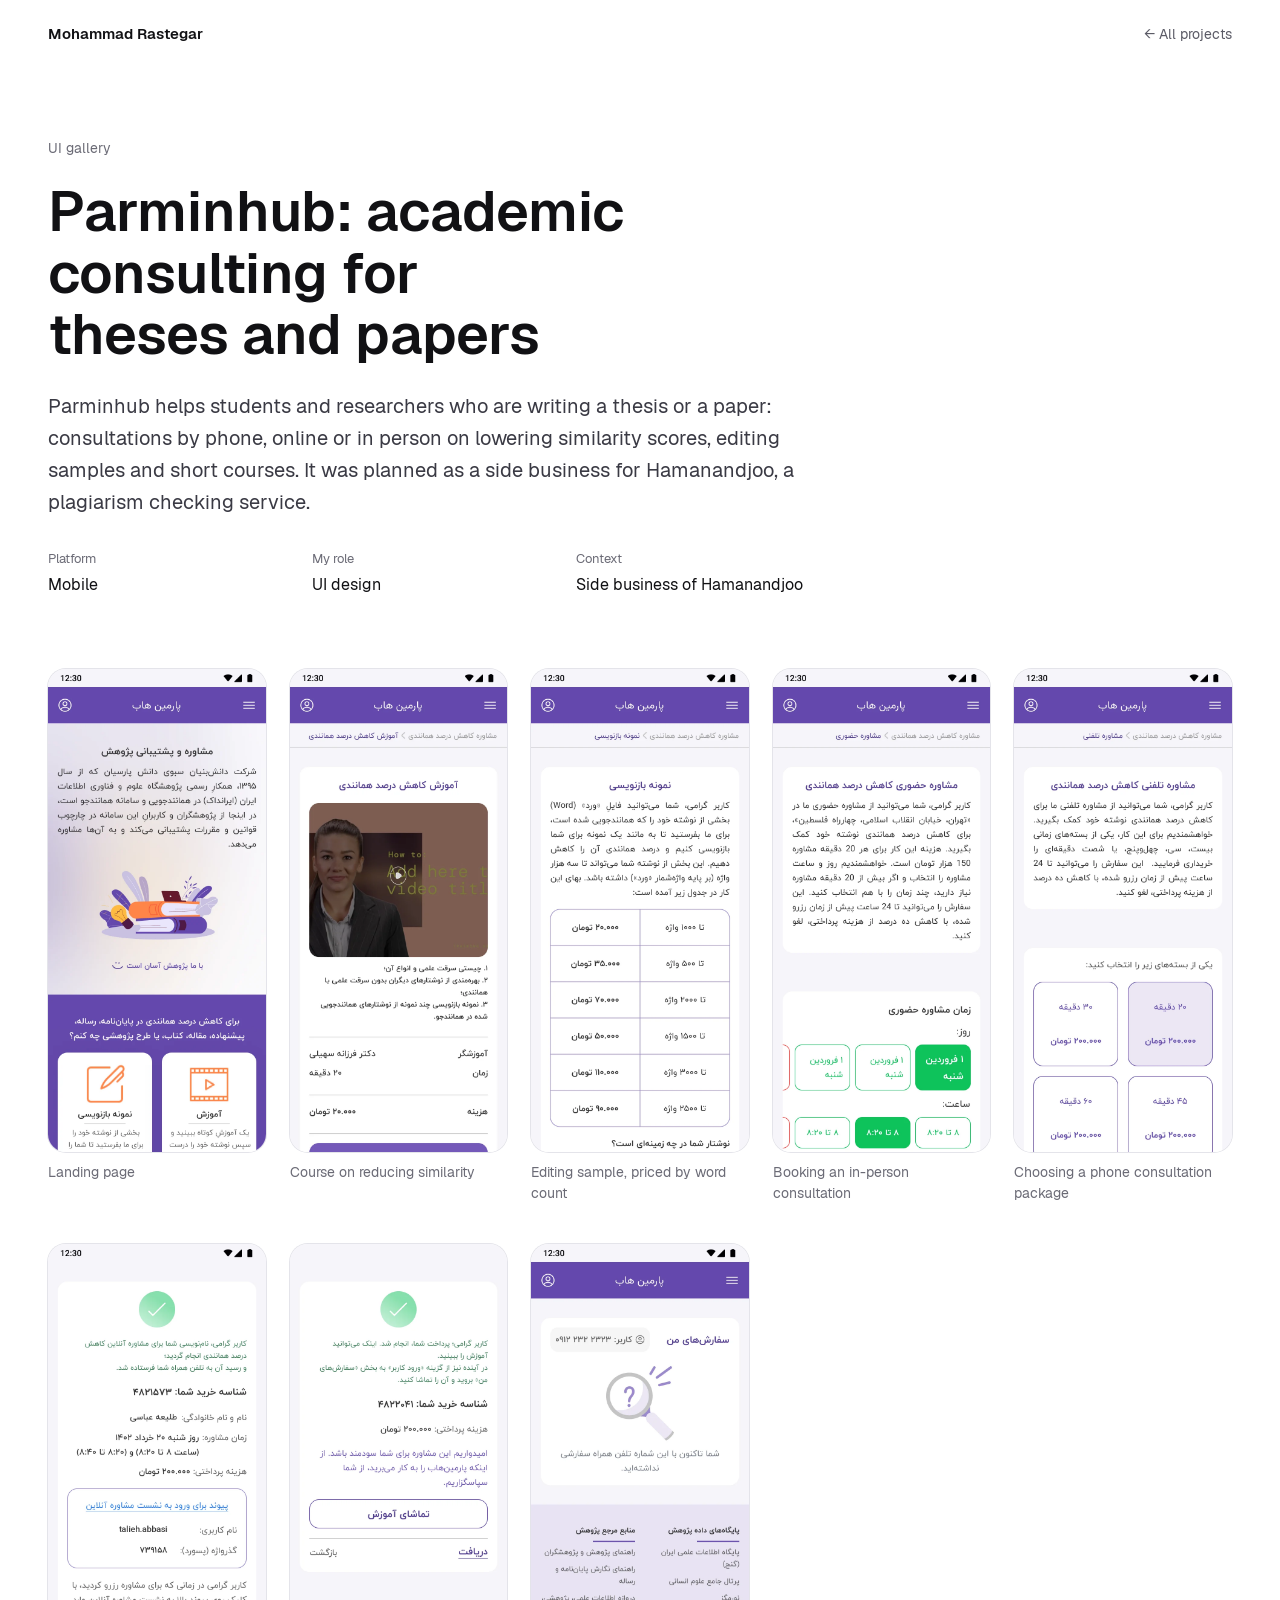
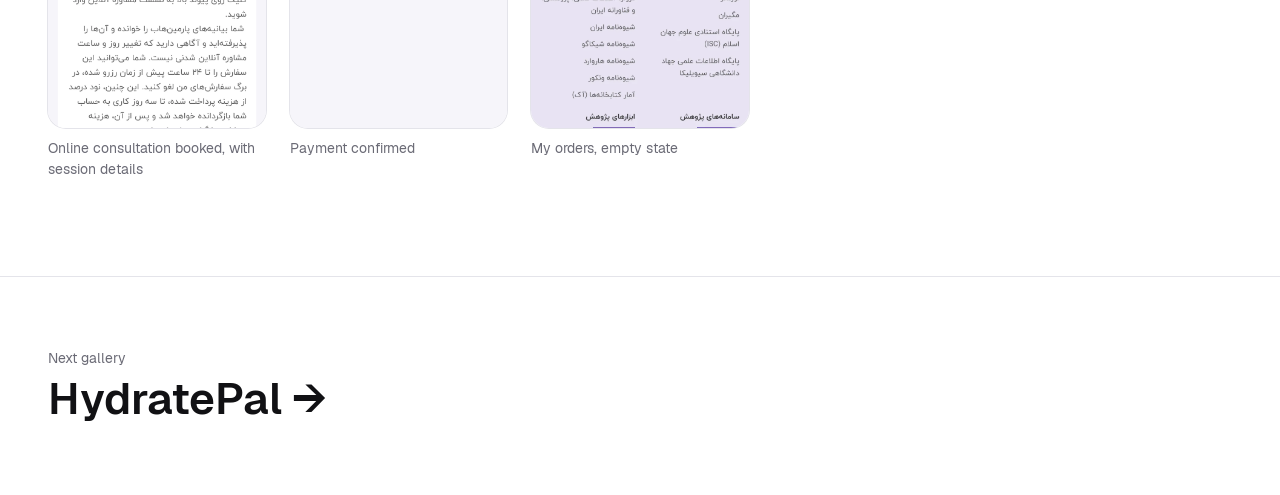
<file: parminhub.html>
<!DOCTYPE html>
<html lang="en">
<head>
<meta charset="utf-8">
<meta name="viewport" content="width=device-width, initial-scale=1">
<title>Parminhub — UI gallery · Mohammad Rastegar</title>
<meta name="description" content="Parminhub helps students and researchers who are writing a thesis or a paper: consultations by phone, online or in person on lowering similarity scores, editing…">
<link rel="canonical" href="https://rastegarzadeh.github.io/parminhub.html">
<meta property="og:type" content="website">
<meta property="og:site_name" content="Mohammad Rastegar">
<meta property="og:title" content="Parminhub — UI gallery · Mohammad Rastegar">
<meta property="og:description" content="Parminhub helps students and researchers who are writing a thesis or a paper: consultations by phone, online or in person on lowering similarity scores, editing…">
<meta property="og:url" content="https://rastegarzadeh.github.io/parminhub.html">
<meta property="og:image" content="https://rastegarzadeh.github.io/og/parminhub.jpg?v=6">
<meta property="og:image:width" content="1200">
<meta property="og:image:height" content="630">
<meta name="twitter:card" content="summary_large_image">
<link rel="icon" type="image/png" sizes="32x32" href="favicon-32.png">
<link rel="apple-touch-icon" href="apple-touch-icon.png">
<link rel="preload" href="fonts/Geist-Regular.woff2" as="font" type="font/woff2" crossorigin>
<link rel="preload" href="fonts/Geist-SemiBold.woff2" as="font" type="font/woff2" crossorigin>
<link rel="stylesheet" href="fonts/fonts.css">
<style>
body{margin:0;background:#FFFFFF;color:#111114;font-family:'Geist',system-ui,sans-serif;-webkit-font-smoothing:antialiased}
a{color:#2B1FD1;text-decoration:none}
a:hover{color:#111114}
img{display:block;max-width:100%}
</style>
<style>@media (max-width:1023px){.toc{display:none!important}}</style>
</head>
<body>
<div class="sc-host" data-sc-name="parminhub"><header style="max-width: 1200px; margin: 0px auto; padding: 24px clamp(20px, 5vw, 48px); display: flex; justify-content: space-between; align-items: center; gap: 16px;">
  <a href="./" style="font-weight: 600; font-size: 15px; color: rgb(17, 17, 20);">Mohammad Rastegar</a>
  <a href="./#galleries" style="font-size: 14px; color: rgb(91, 91, 102);">← All projects</a></header><main style="max-width: 1200px; margin: 0px auto; padding: clamp(32px, 6vw, 72px) clamp(20px, 5vw, 48px) clamp(56px, 8vw, 96px); display: flex; flex-direction: column; gap: clamp(48px, 6vw, 72px);">
  <section data-screen-label="Intro" style="display: flex; flex-direction: column; gap: 24px; max-width: 760px;">
    <span style="font-size: 14px; color: rgb(107, 107, 118);">UI gallery</span>
    <h1 style="margin: 0px; font-weight: 600; font-size: clamp(36px, 5vw, 56px); line-height: 1.1; text-wrap: balance;">Parminhub: academic consulting for theses and papers</h1>
    <p style="margin: 0px; font-size: clamp(17px, 1.8vw, 20px); line-height: 1.6; color: rgb(58, 58, 68); text-wrap: pretty;">Parminhub helps students and researchers who are writing a thesis or a paper: consultations by phone, online or in person on lowering similarity scores, editing samples and short courses. It was planned as a side business for Hamanandjoo, a plagiarism checking service.</p>
    <div style="display: grid; grid-template-columns: repeat(auto-fit, minmax(180px, 1fr)); gap: 20px 32px; margin-top: 8px;"><div style="display: flex; flex-direction: column; gap: 6px;"><span style="font-size: 13px; color: rgb(107, 107, 118);">Platform</span><span style="font-size: 16px; line-height: 1.5;">Mobile</span></div><div style="display: flex; flex-direction: column; gap: 6px;"><span style="font-size: 13px; color: rgb(107, 107, 118);">My role</span><span style="font-size: 16px; line-height: 1.5;">UI design</span></div><div style="display: flex; flex-direction: column; gap: 6px;"><span style="font-size: 13px; color: rgb(107, 107, 118);">Context</span><span style="font-size: 16px; line-height: 1.5;">Side business of Hamanandjoo</span></div></div>
  </section>
  
  <section aria-label="Mobile screens" style="display: grid; grid-template-columns: repeat(auto-fill, minmax(min(100%, 210px), 1fr)); gap: 40px 24px;"><figure style="margin: 0px; display: flex; flex-direction: column; gap: 10px;"><img src="assets/gallery/parminhub/landing.webp" alt="Landing page" loading="lazy" style="width: 100%; display: block; border-radius: 18px; box-shadow: rgb(228, 228, 234) 0px 0px 0px 1px;"><figcaption style="font-size: 14px; line-height: 1.5; color: rgb(107, 107, 118);">Landing page</figcaption></figure><figure style="margin: 0px; display: flex; flex-direction: column; gap: 10px;"><img src="assets/gallery/parminhub/education.webp" alt="Course on reducing similarity" loading="lazy" style="width: 100%; display: block; border-radius: 18px; box-shadow: rgb(228, 228, 234) 0px 0px 0px 1px;"><figcaption style="font-size: 14px; line-height: 1.5; color: rgb(107, 107, 118);">Course on reducing similarity</figcaption></figure><figure style="margin: 0px; display: flex; flex-direction: column; gap: 10px;"><img src="assets/gallery/parminhub/editing.webp" alt="Editing sample, priced by word count" loading="lazy" style="width: 100%; display: block; border-radius: 18px; box-shadow: rgb(228, 228, 234) 0px 0px 0px 1px;"><figcaption style="font-size: 14px; line-height: 1.5; color: rgb(107, 107, 118);">Editing sample, priced by word count</figcaption></figure><figure style="margin: 0px; display: flex; flex-direction: column; gap: 10px;"><img src="assets/gallery/parminhub/face-to-face.webp" alt="Booking an in-person consultation" loading="lazy" style="width: 100%; display: block; border-radius: 18px; box-shadow: rgb(228, 228, 234) 0px 0px 0px 1px;"><figcaption style="font-size: 14px; line-height: 1.5; color: rgb(107, 107, 118);">Booking an in-person consultation</figcaption></figure><figure style="margin: 0px; display: flex; flex-direction: column; gap: 10px;"><img src="assets/gallery/parminhub/phone.webp" alt="Choosing a phone consultation package" loading="lazy" style="width: 100%; display: block; border-radius: 18px; box-shadow: rgb(228, 228, 234) 0px 0px 0px 1px;"><figcaption style="font-size: 14px; line-height: 1.5; color: rgb(107, 107, 118);">Choosing a phone consultation package</figcaption></figure><figure style="margin: 0px; display: flex; flex-direction: column; gap: 10px;"><img src="assets/gallery/parminhub/online-report.webp" alt="Online consultation booked, with session details" loading="lazy" style="width: 100%; display: block; border-radius: 18px; box-shadow: rgb(228, 228, 234) 0px 0px 0px 1px;"><figcaption style="font-size: 14px; line-height: 1.5; color: rgb(107, 107, 118);">Online consultation booked, with session details</figcaption></figure><figure style="margin: 0px; display: flex; flex-direction: column; gap: 10px;"><img src="assets/gallery/parminhub/face-report.webp" alt="Payment confirmed" loading="lazy" style="width: 100%; display: block; border-radius: 18px; box-shadow: rgb(228, 228, 234) 0px 0px 0px 1px;"><figcaption style="font-size: 14px; line-height: 1.5; color: rgb(107, 107, 118);">Payment confirmed</figcaption></figure><figure style="margin: 0px; display: flex; flex-direction: column; gap: 10px;"><img src="assets/gallery/parminhub/orders.webp" alt="My orders, empty state" loading="lazy" style="width: 100%; display: block; border-radius: 18px; box-shadow: rgb(228, 228, 234) 0px 0px 0px 1px;"><figcaption style="font-size: 14px; line-height: 1.5; color: rgb(107, 107, 118);">My orders, empty state</figcaption></figure></section></main><section data-screen-label="Next gallery" style="border-top: 1px solid rgb(228, 228, 234);">
  <a href="hydratepal.html" style="max-width: 1200px; margin: 0px auto; padding: clamp(40px, 6vw, 72px) clamp(20px, 5vw, 48px); display: flex; flex-direction: column; gap: 8px; color: rgb(17, 17, 20);">
    <span style="font-size: 14px; color: rgb(107, 107, 118);">Next gallery</span>
    <span style="font-size: clamp(28px, 4vw, 44px); font-weight: 600; line-height: 1.1;">HydratePal →</span>
  </a></section></div>

</body>
</html>
</file>
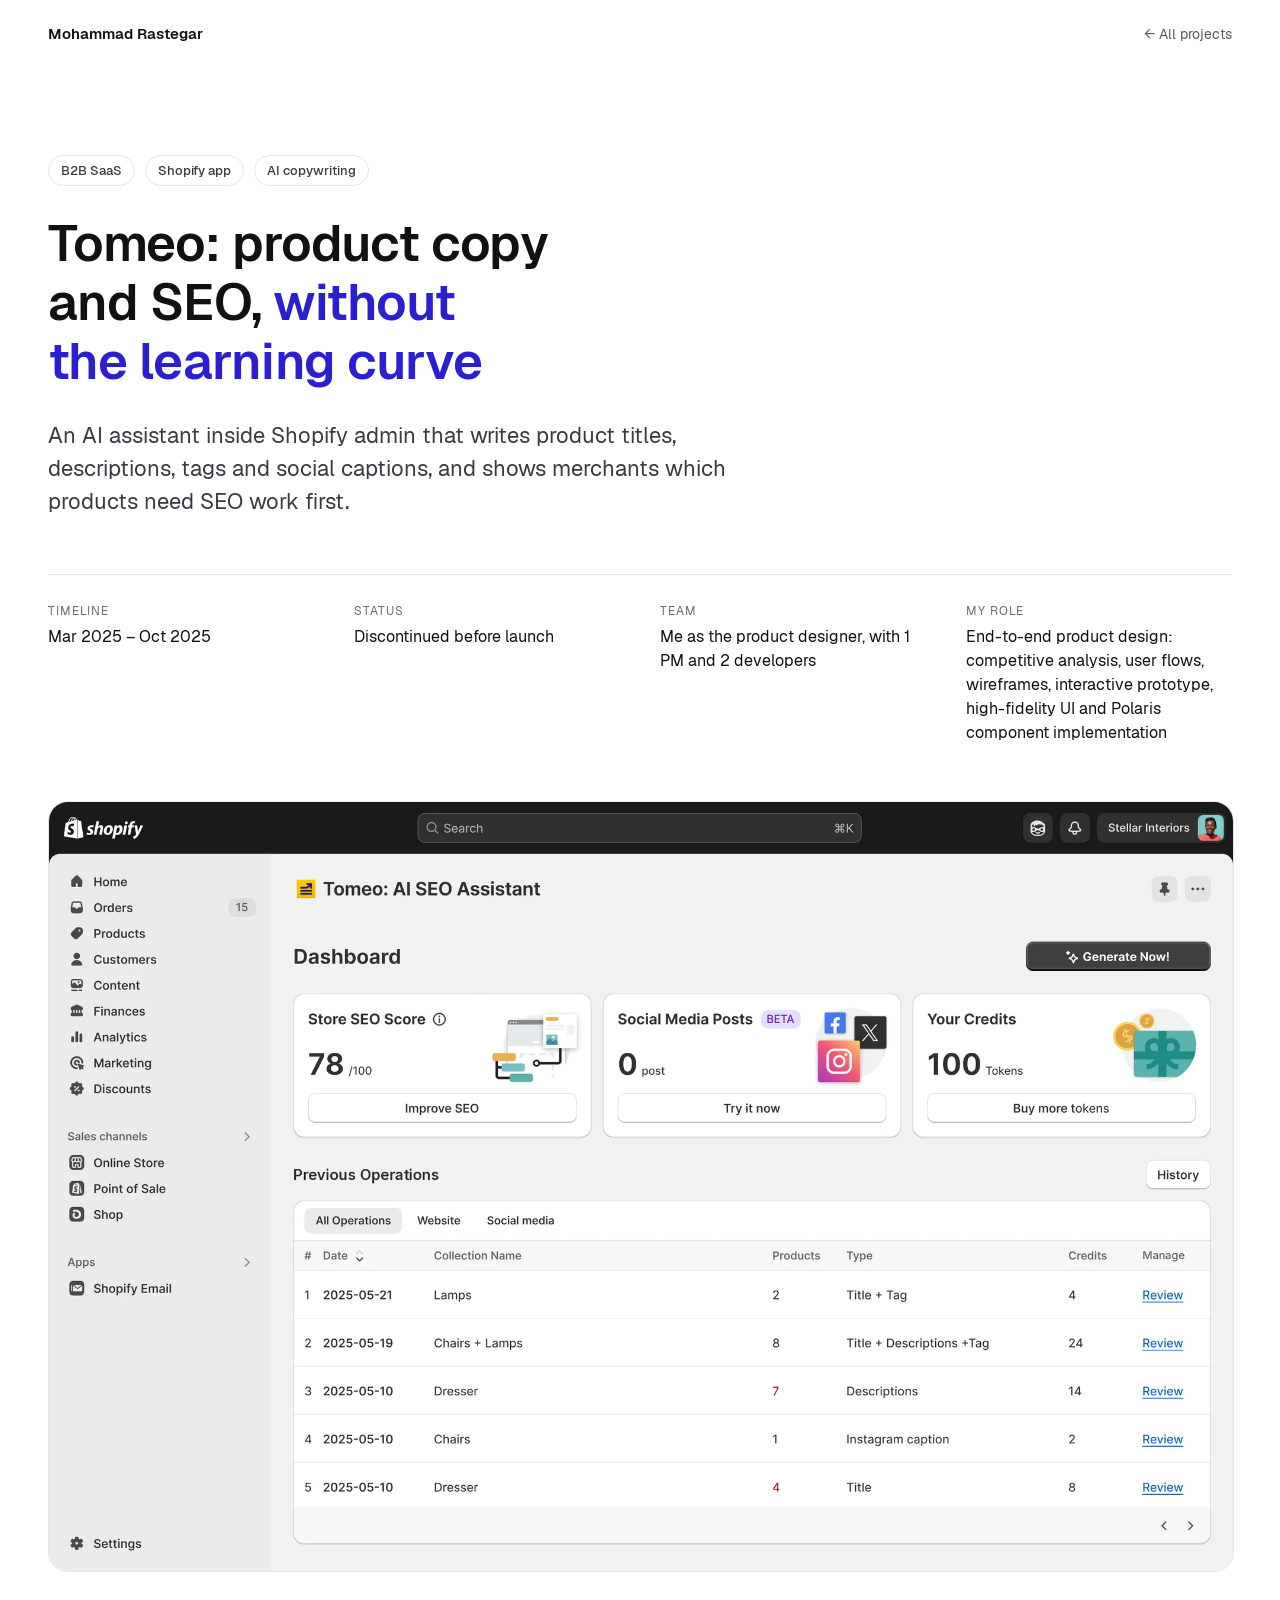
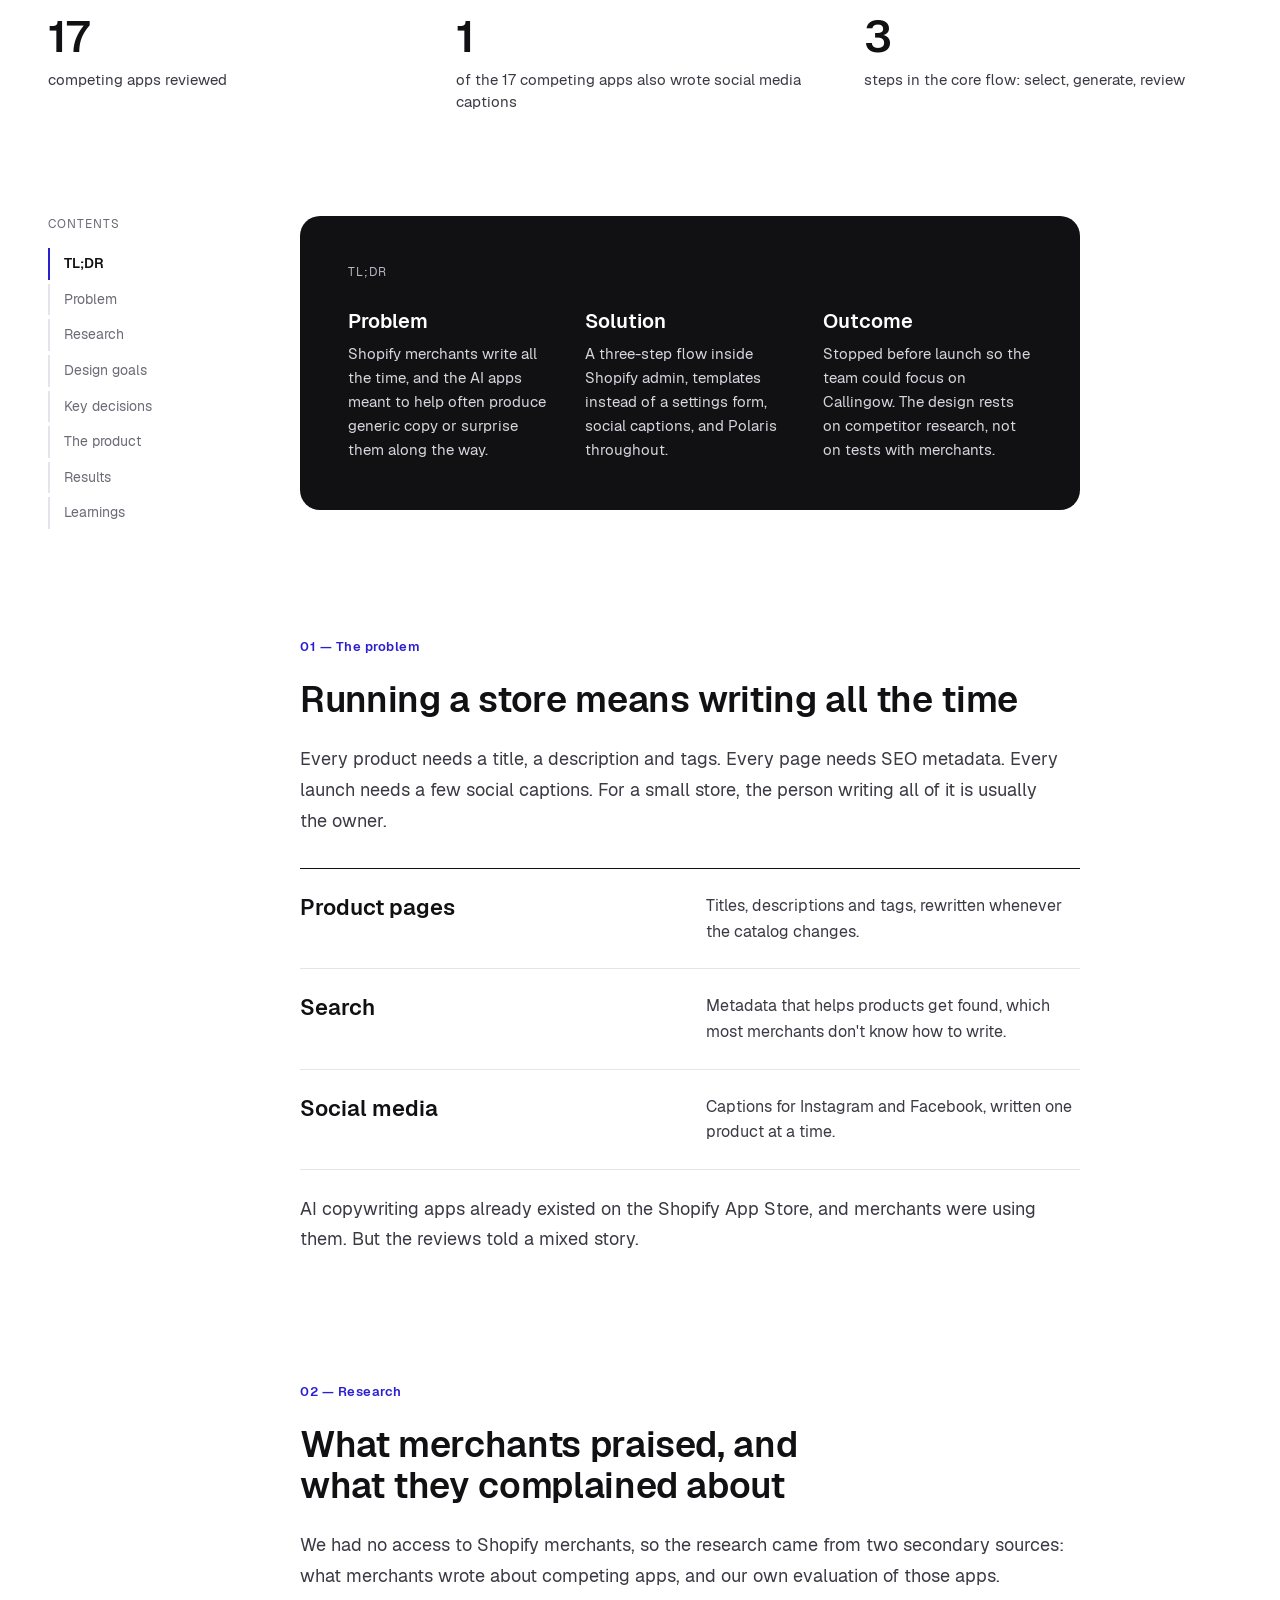
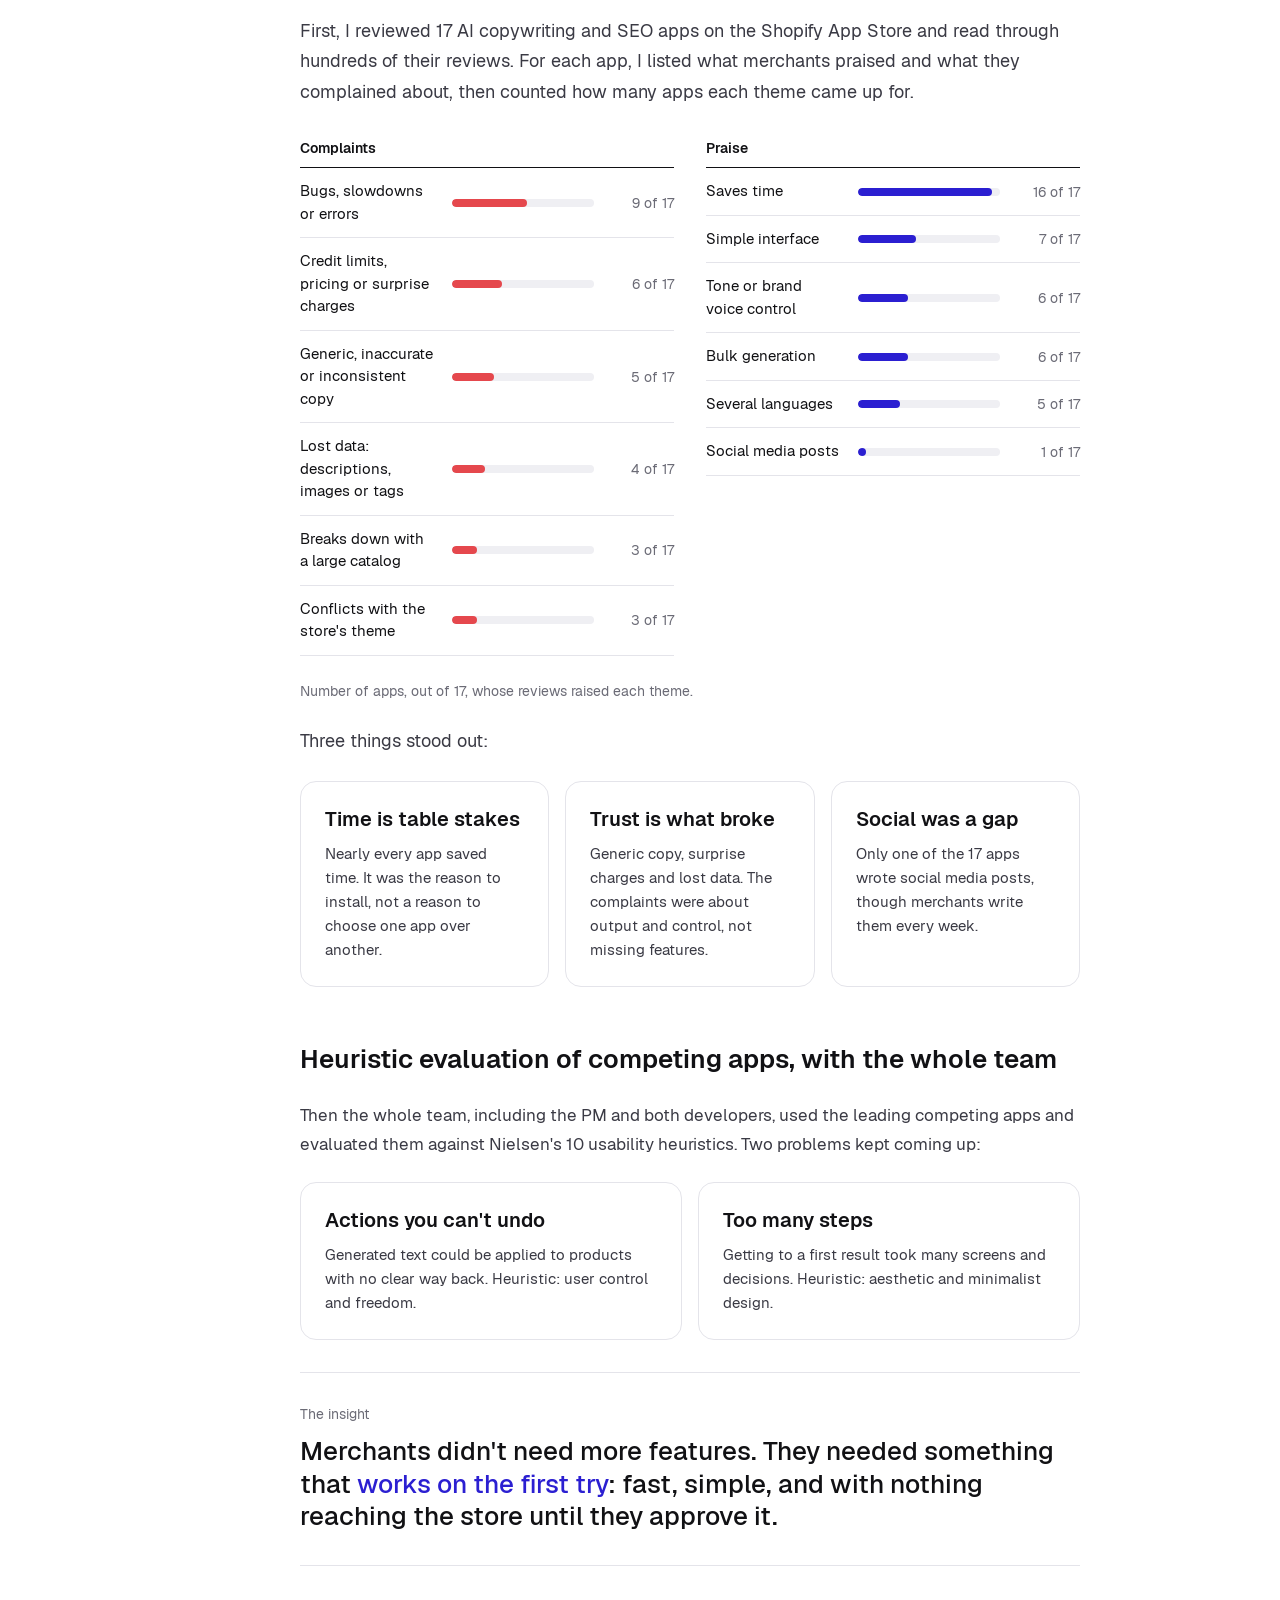
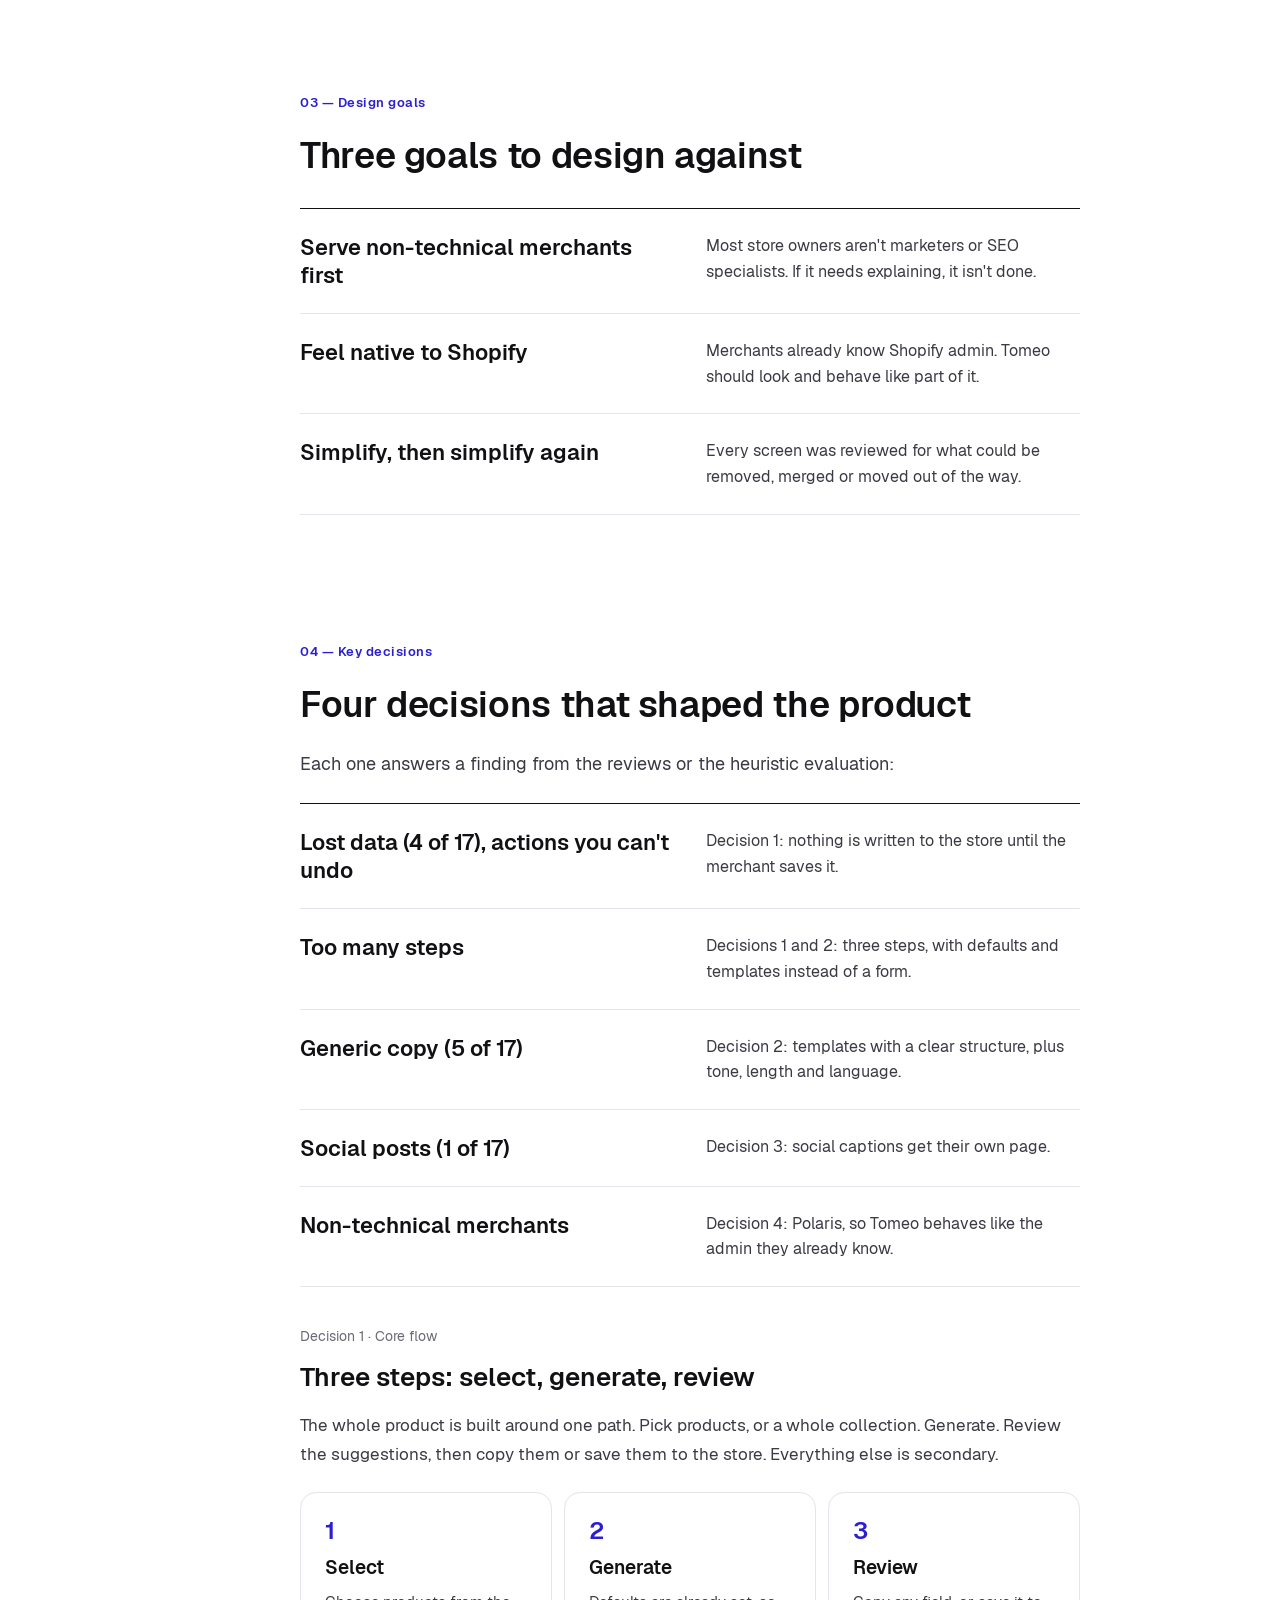
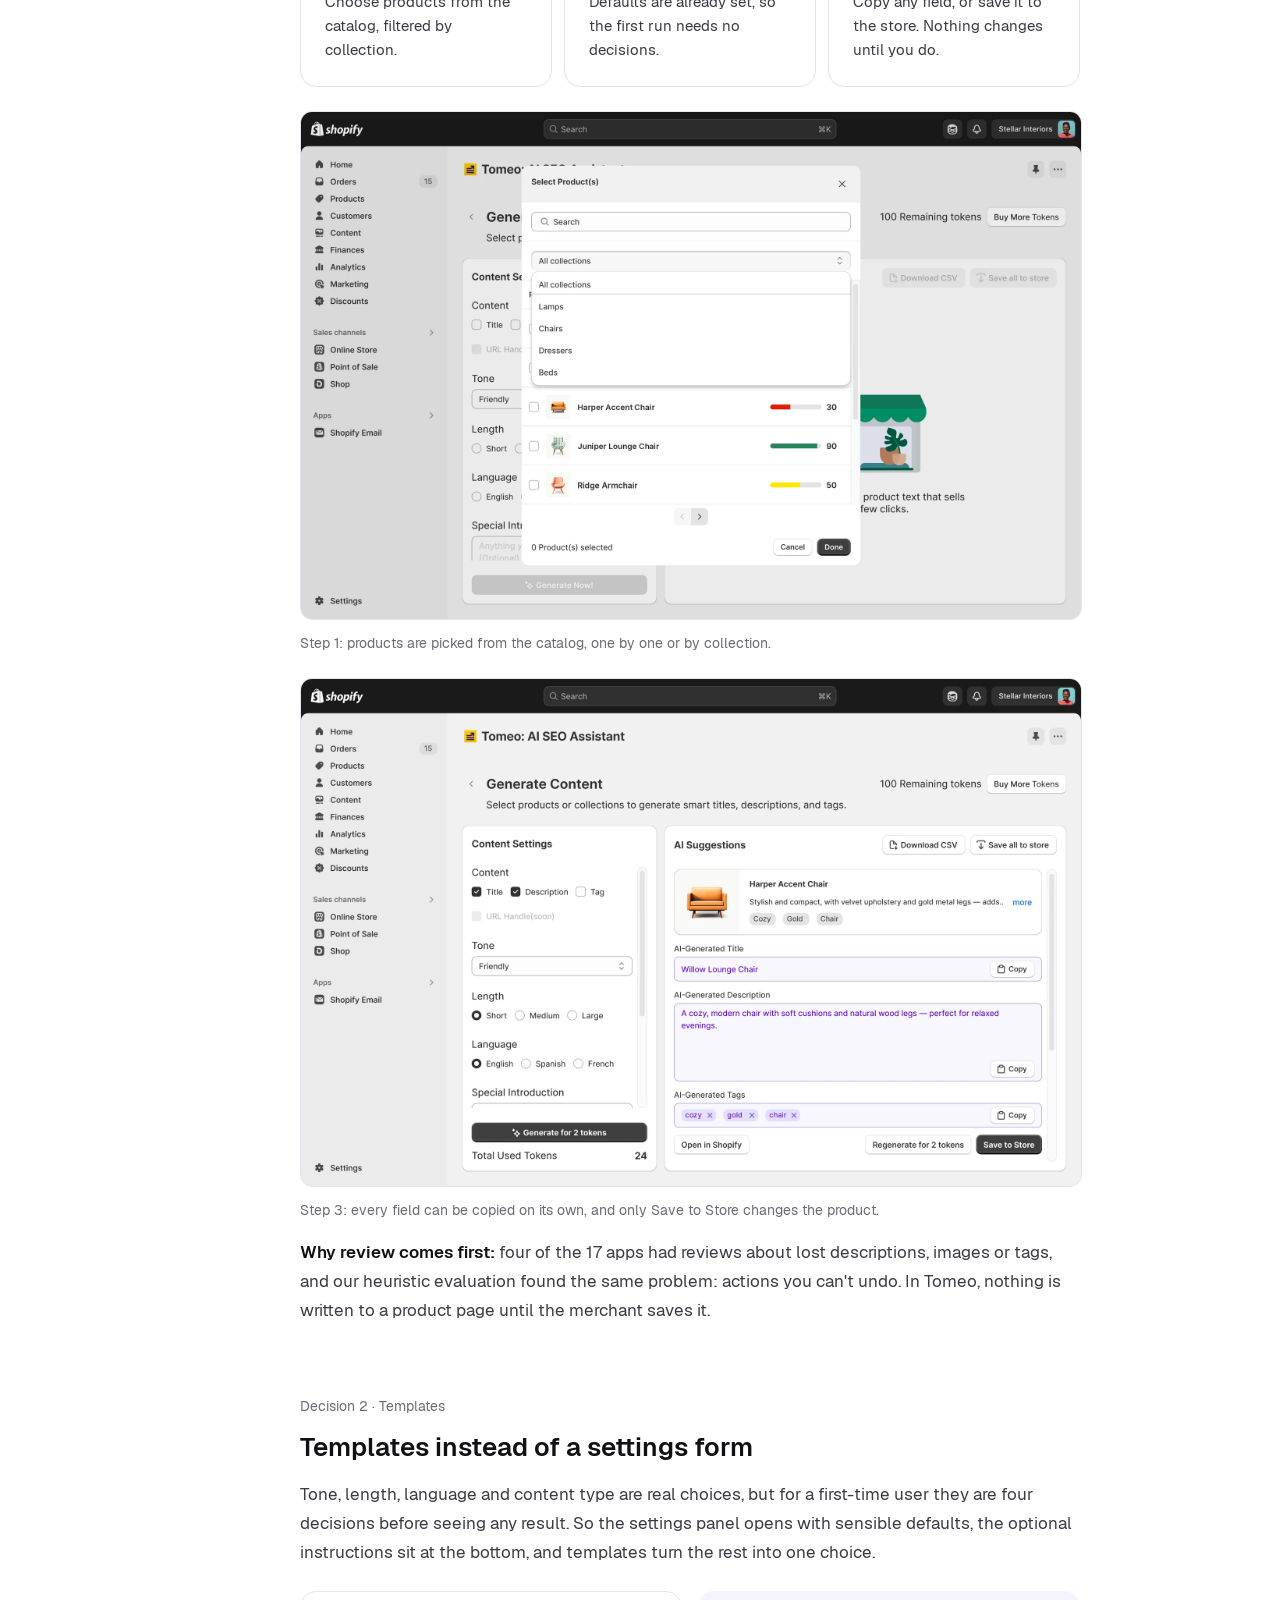
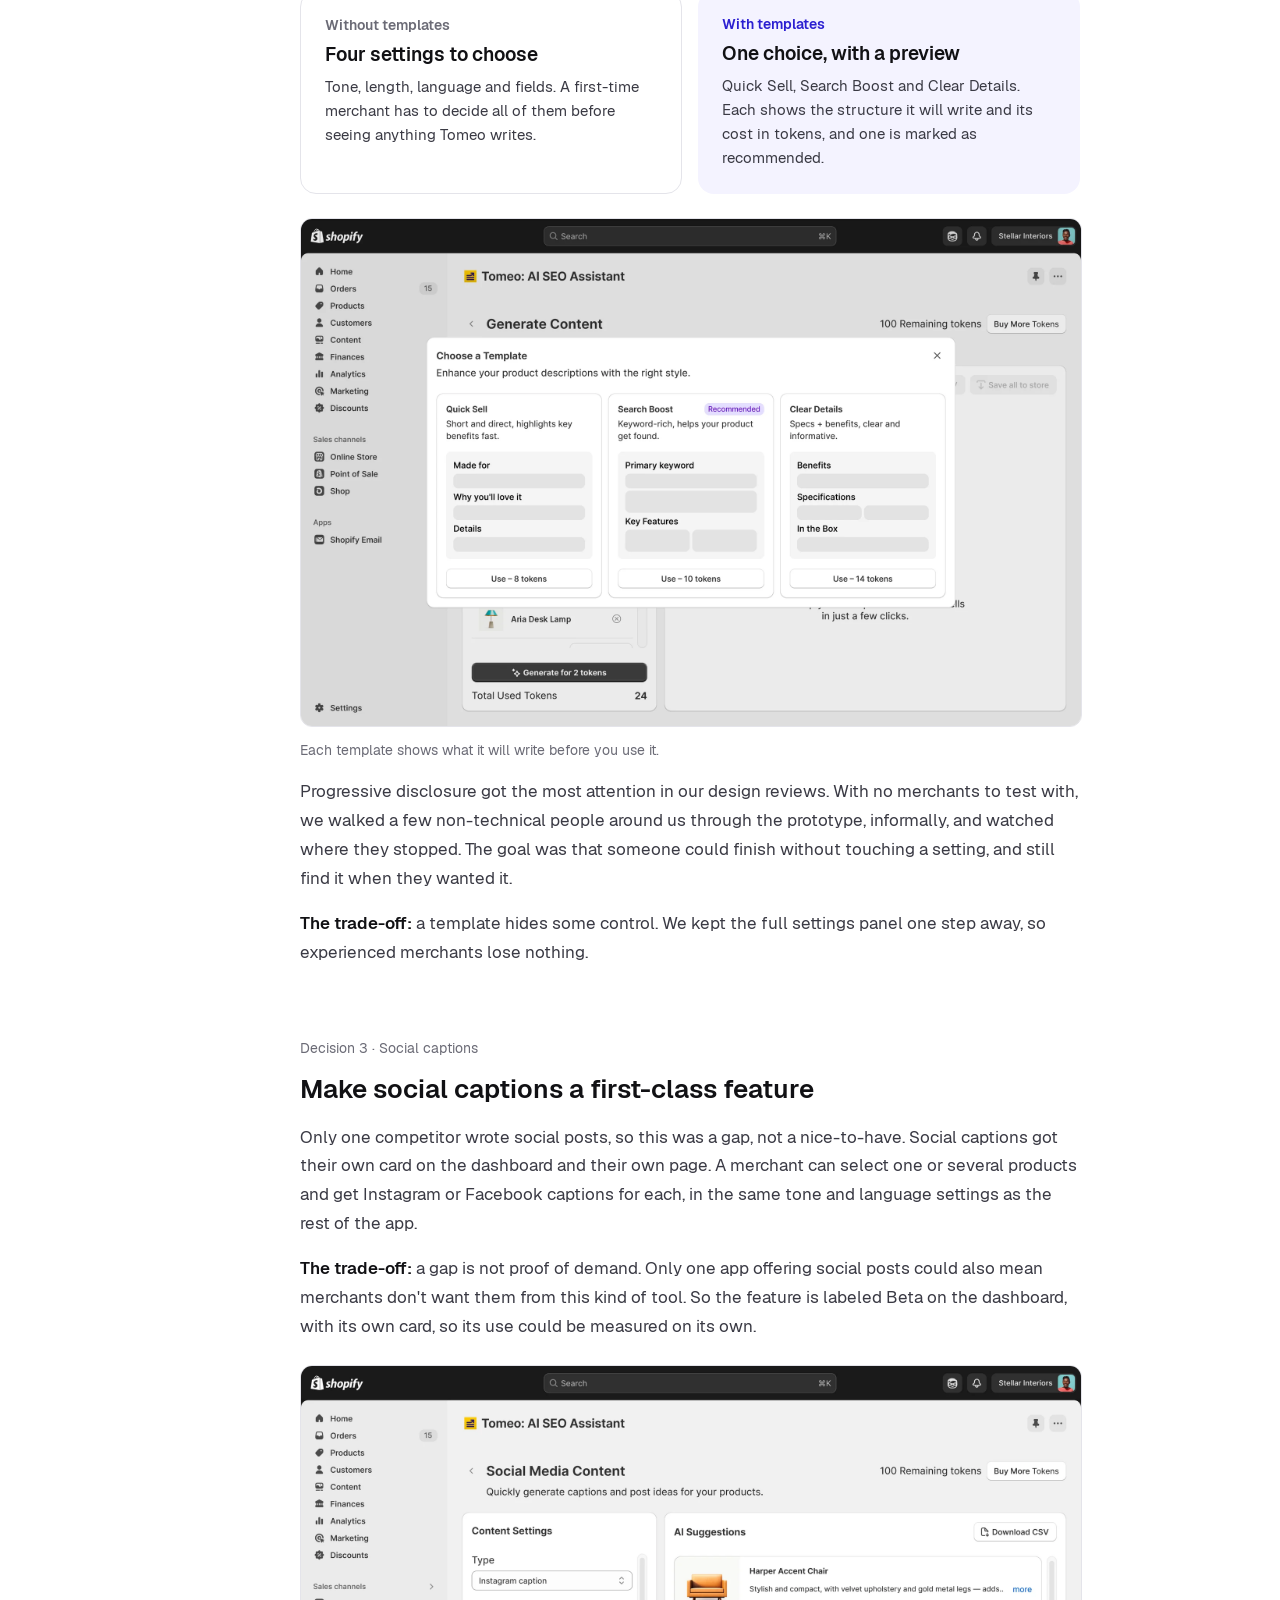
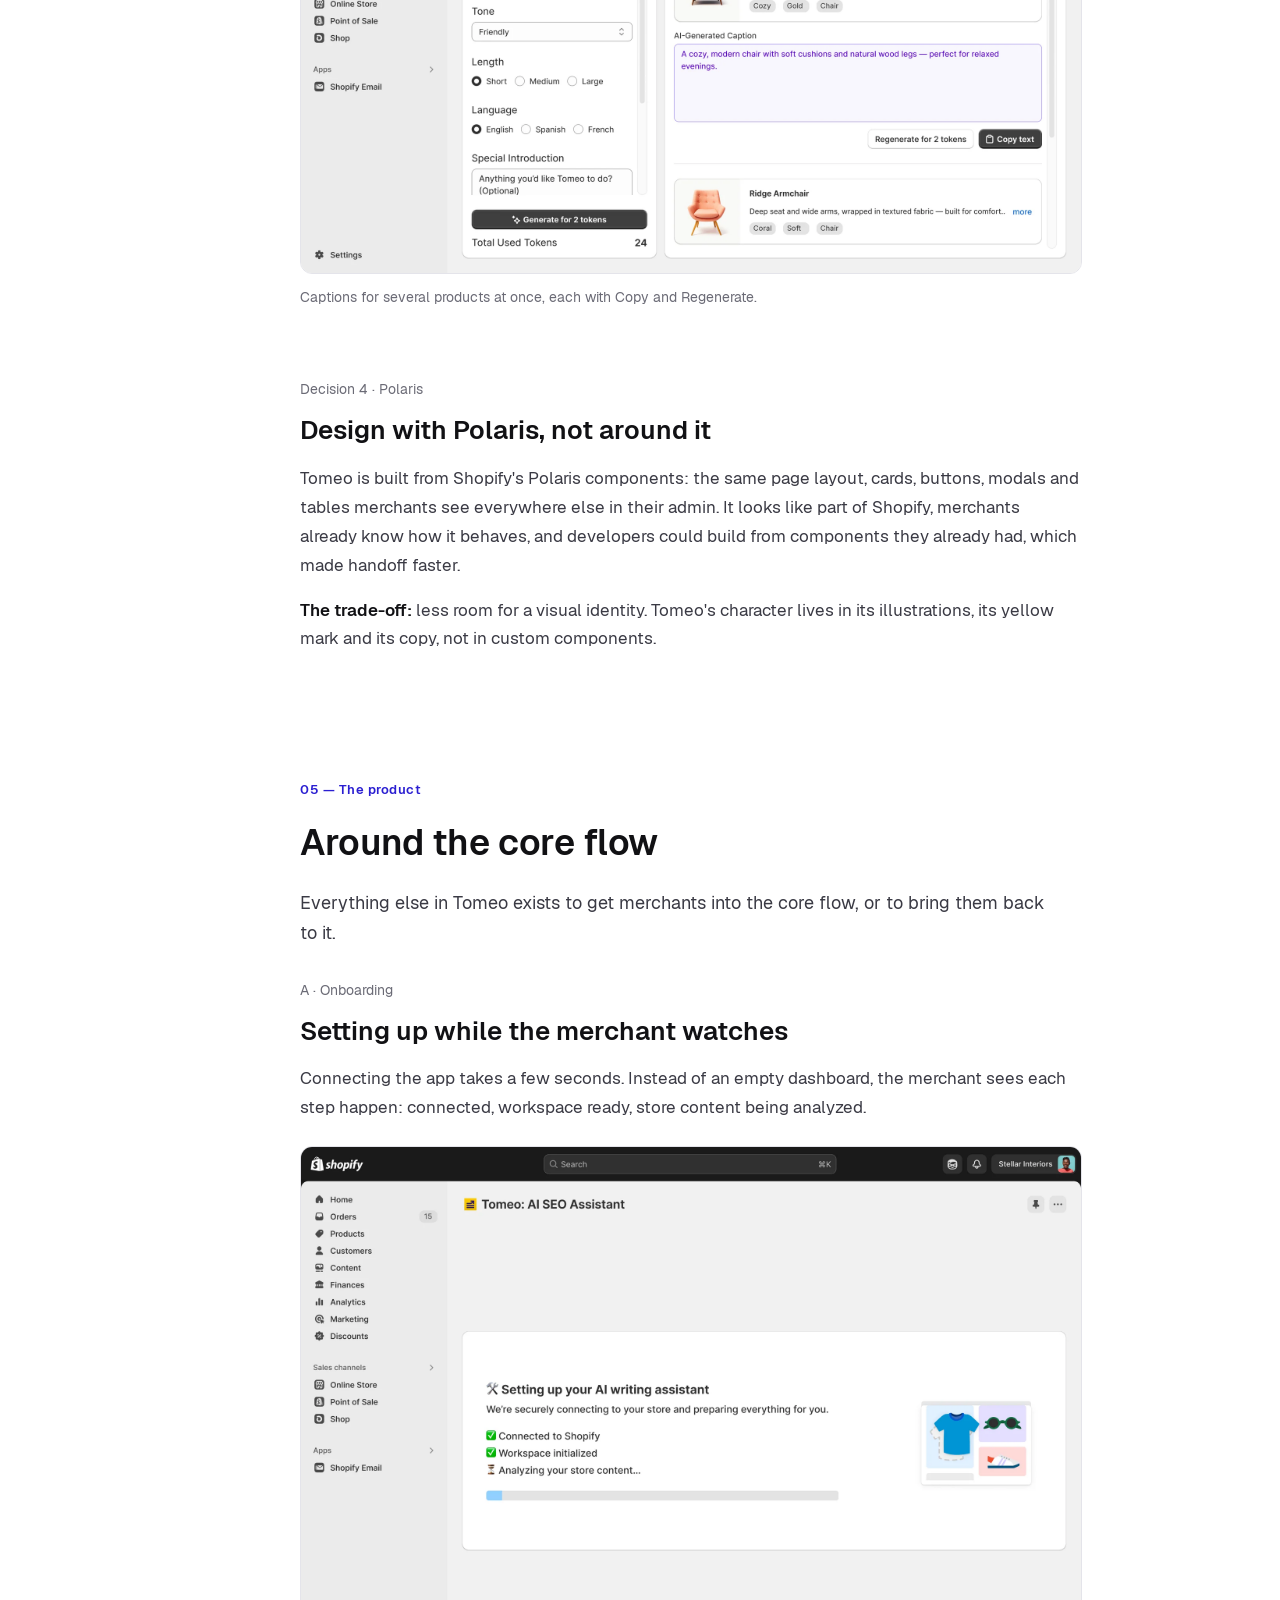
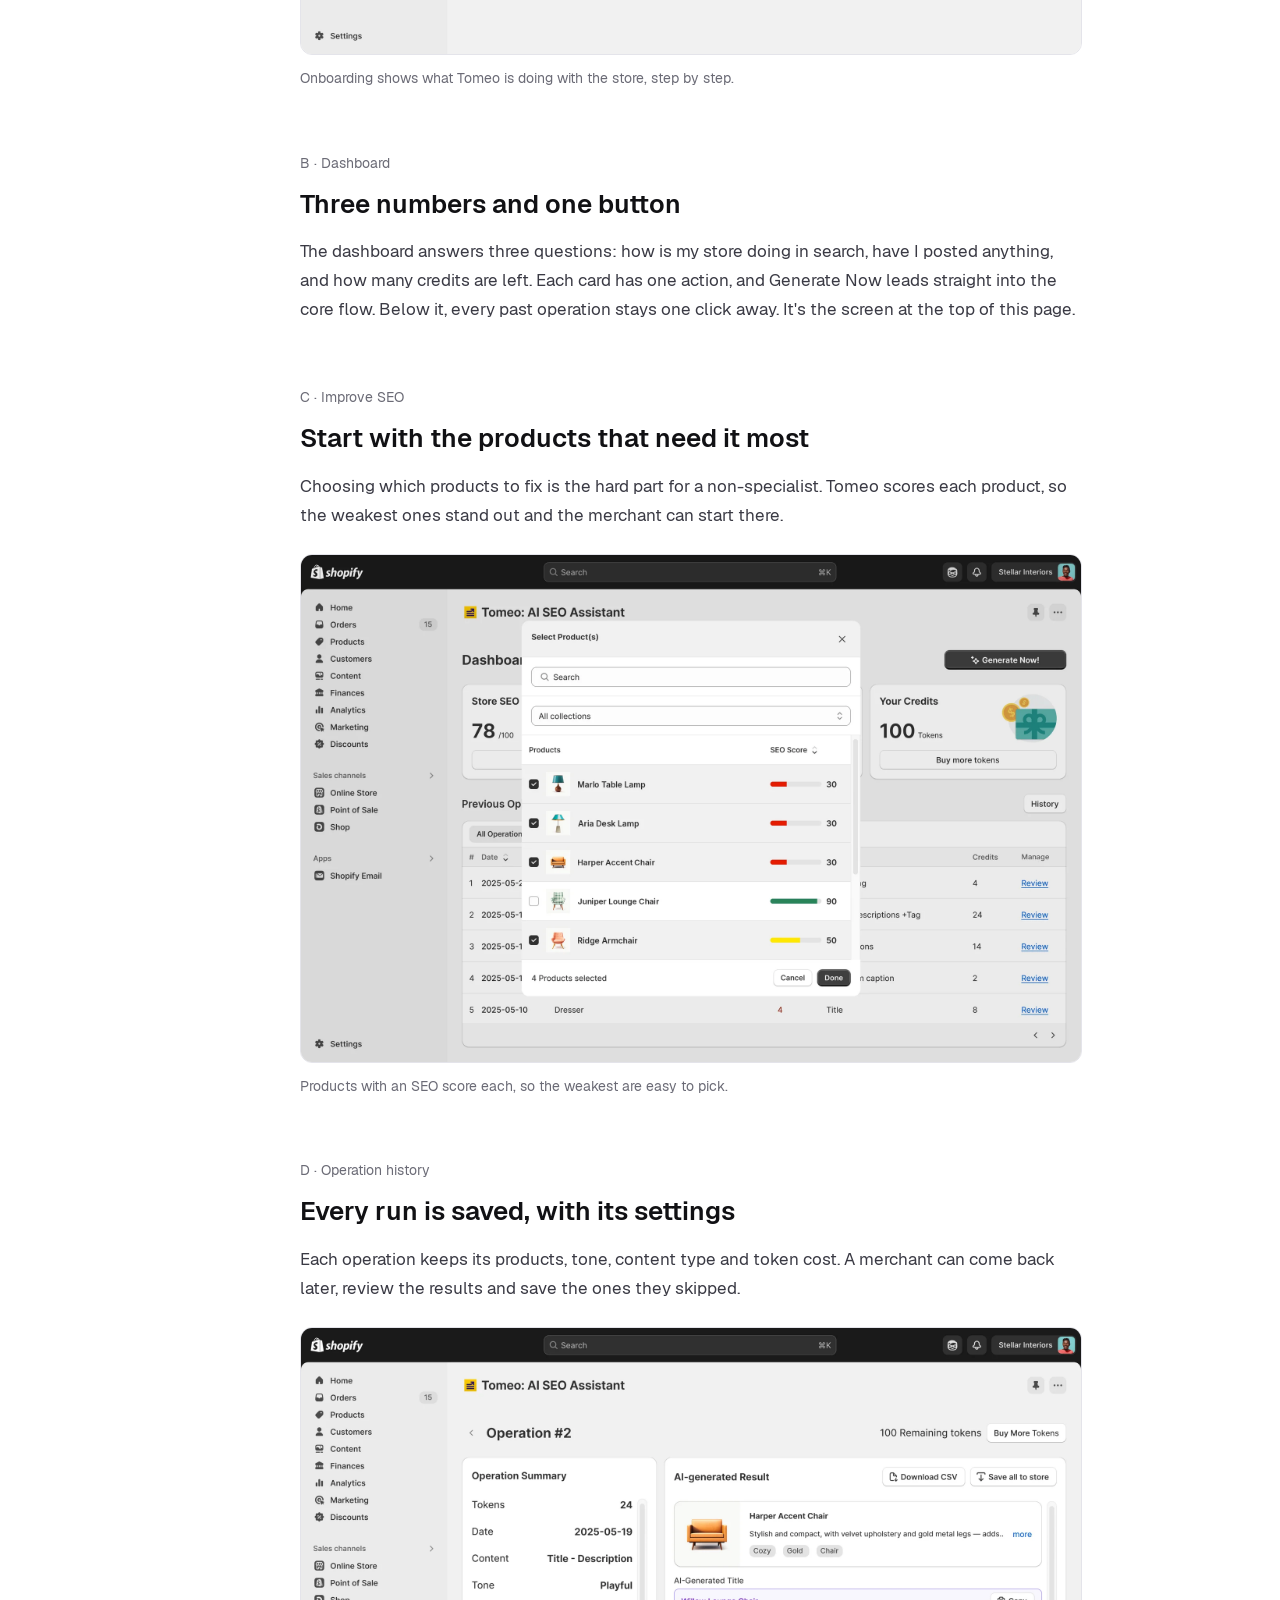
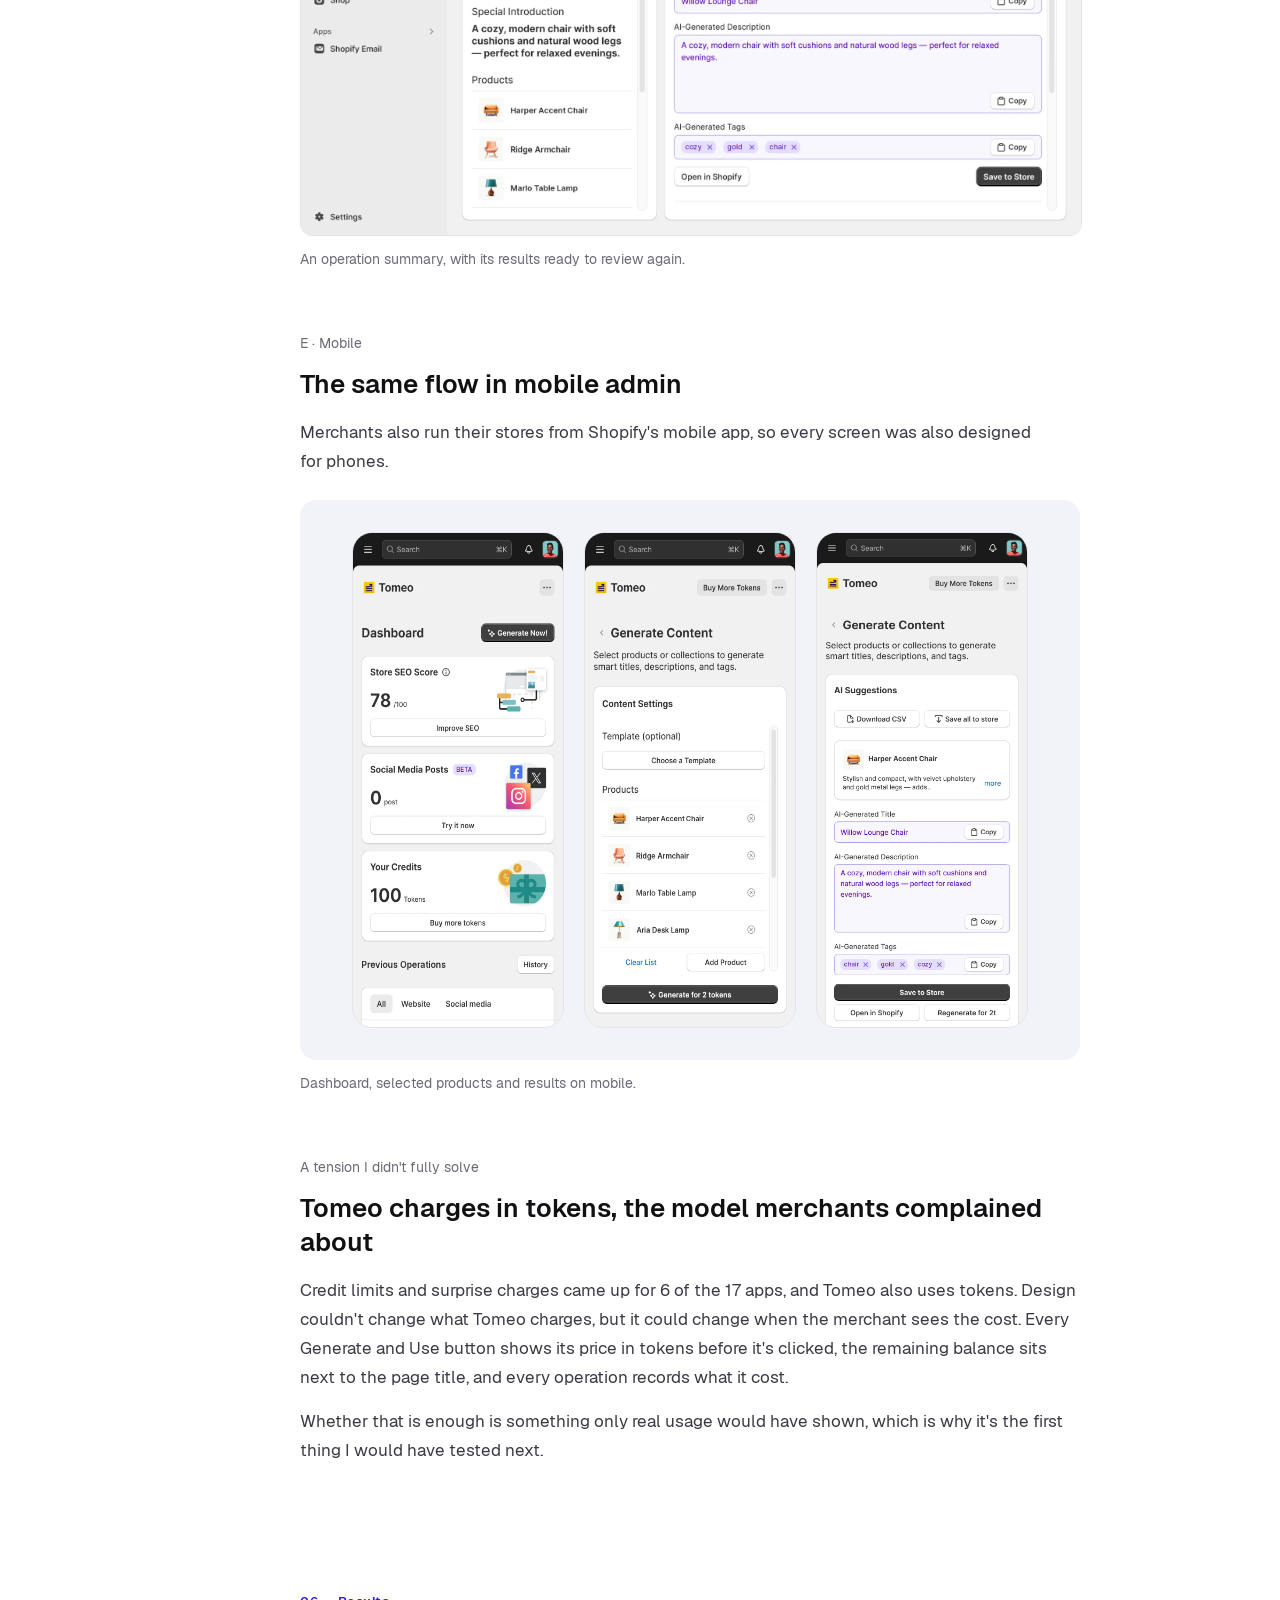
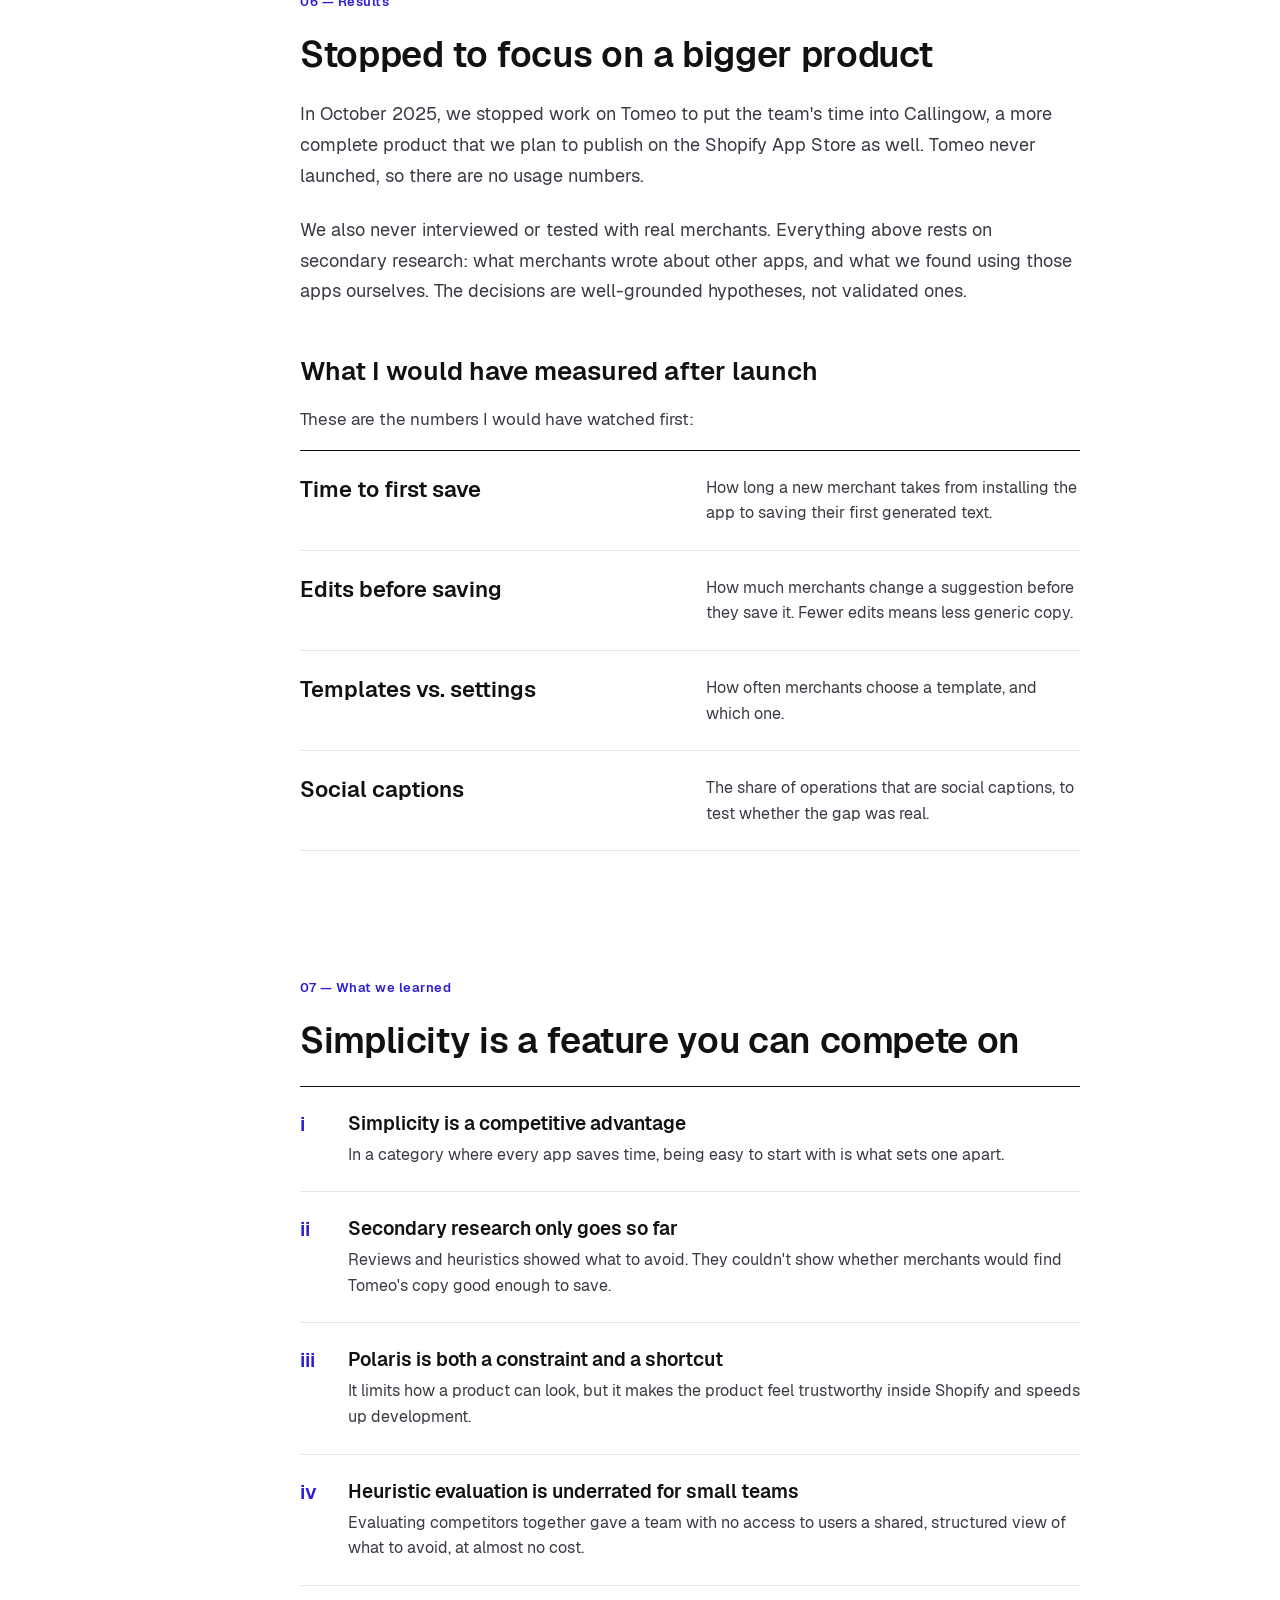
<file: tomeo.html>
<!DOCTYPE html>
<html lang="en">
<head>
<meta charset="utf-8">
<meta name="viewport" content="width=device-width, initial-scale=1">
<title>Tomeo — case study · Mohammad Rastegar</title>
<meta name="description" content="An AI assistant inside Shopify admin that writes product titles, descriptions, tags and social captions, and shows merchants which products need SEO work first.">
<link rel="canonical" href="https://rastegarzadeh.github.io/tomeo.html">
<meta property="og:type" content="website">
<meta property="og:site_name" content="Mohammad Rastegar">
<meta property="og:title" content="Tomeo — case study · Mohammad Rastegar">
<meta property="og:description" content="An AI assistant inside Shopify admin that writes product titles, descriptions, tags and social captions, and shows merchants which products need SEO work first.">
<meta property="og:url" content="https://rastegarzadeh.github.io/tomeo.html">
<meta property="og:image" content="https://rastegarzadeh.github.io/og/tomeo.jpg?v=6">
<meta property="og:image:width" content="1200">
<meta property="og:image:height" content="630">
<meta name="twitter:card" content="summary_large_image">
<link rel="icon" type="image/png" sizes="32x32" href="favicon-32.png">
<link rel="apple-touch-icon" href="apple-touch-icon.png">
<link rel="preload" href="fonts/Geist-Regular.woff2" as="font" type="font/woff2" crossorigin>
<link rel="preload" href="fonts/Geist-SemiBold.woff2" as="font" type="font/woff2" crossorigin>
<link rel="stylesheet" href="fonts/fonts.css">
<style>
html{scroll-behavior:smooth}
body{margin:0;background:#FFFFFF;color:#111114;font-family:'Geist',system-ui,sans-serif;-webkit-font-smoothing:antialiased}
a{color:#2B1FD1;text-decoration:none}
a:hover{color:#111114}
img{display:block;max-width:100%}
@font-face{font-family:'Peyda';src:url('assets/fonts/Peyda-Medium.ttf') format('truetype');font-weight:400 500}
@font-face{font-family:'Peyda';src:url('assets/fonts/Peyda-SemiBold.ttf') format('truetype');font-weight:600 700}
</style>
<style>@media (max-width:1023px){.toc{display:none!important}}</style>
</head>
<body>
<div class="sc-host" data-sc-name="tomeo"><header style="max-width: 1200px; margin: 0px auto; padding: 24px clamp(20px, 5vw, 48px); display: flex; justify-content: space-between; align-items: center; gap: 16px;">
  <a href="./" style="font-weight: 600; font-size: 15px; color: rgb(17, 17, 20);">Mohammad Rastegar</a>
  <a href="./" style="font-size: 14px; color: rgb(91, 91, 102);">← All projects</a></header><section id="top" data-screen-label="Hero" style="max-width: 1200px; margin: 0px auto; padding: clamp(32px, 7vw, 88px) clamp(20px, 5vw, 48px) 0px;">
  <div style="display: flex; gap: 10px; flex-wrap: wrap; margin-bottom: 28px;">
    <span style="font-size: 13px; font-weight: 500; padding: 6px 12px; border: 1px solid rgb(228, 228, 234); border-radius: 999px; color: rgb(58, 58, 68);">B2B SaaS</span>
    <span style="font-size: 13px; font-weight: 500; padding: 6px 12px; border: 1px solid rgb(228, 228, 234); border-radius: 999px; color: rgb(58, 58, 68);">Shopify app</span>
    <span style="font-size: 13px; font-weight: 500; padding: 6px 12px; border: 1px solid rgb(228, 228, 234); border-radius: 999px; color: rgb(58, 58, 68);">AI copywriting</span>
  </div>
  <h1 style="font-weight: 600; font-size: clamp(30px, 4vw, 52px); line-height: 1.15; letter-spacing: -0.01em; margin: 0px; max-width: 16ch; text-wrap: balance;">Tomeo: product copy and SEO, <span style="color: rgb(43, 31, 209);">without the learning curve</span></h1>
  <p style="font-size: clamp(18px, 2vw, 22px); line-height: 1.5; color: rgb(58, 58, 68); max-width: 46ch; margin: 28px 0px 0px; text-wrap: pretty;">An AI assistant inside Shopify admin that writes product titles, descriptions, tags and social captions, and shows merchants which products need SEO work first.</p>
  <div style="display: grid; grid-template-columns: repeat(auto-fit, minmax(200px, 1fr)); gap: 28px 40px; margin-top: 56px; padding-top: 28px; border-top: 1px solid rgb(228, 228, 234);">
    <div style="display: flex; flex-direction: column; gap: 6px;"><span style="font-size: 12px; letter-spacing: 0.08em; text-transform: uppercase; color: rgb(107, 107, 118);">Timeline</span><span style="font-size: 16px; line-height: 1.5;">Mar 2025 – Oct 2025</span></div>
    <div style="display: flex; flex-direction: column; gap: 6px;"><span style="font-size: 12px; letter-spacing: 0.08em; text-transform: uppercase; color: rgb(107, 107, 118);">Status</span><span style="font-size: 16px; line-height: 1.5;">Discontinued before launch</span></div>
    <div style="display: flex; flex-direction: column; gap: 6px;"><span style="font-size: 12px; letter-spacing: 0.08em; text-transform: uppercase; color: rgb(107, 107, 118);">Team</span><span style="font-size: 16px; line-height: 1.5;">Me as the product designer, with 1 PM and 2 developers</span></div>
    <div style="display: flex; flex-direction: column; gap: 6px;"><span style="font-size: 12px; letter-spacing: 0.08em; text-transform: uppercase; color: rgb(107, 107, 118);">My role</span><span style="font-size: 16px; line-height: 1.5;">End-to-end product design: competitive analysis, user flows, wireframes, interactive prototype, high-fidelity UI and Polaris component implementation</span></div>
  </div>
  <img src="assets/tomeo/dashboard.webp" alt="Tomeo dashboard inside Shopify admin: store SEO score, social media posts, credits, and a table of previous operations" style="margin-top: 56px; width: 100%; border-radius: 20px; border: 1px solid rgb(228, 228, 234);">
  <div style="display: grid; grid-template-columns: repeat(auto-fit, minmax(160px, 1fr)); gap: 24px 40px; margin-top: 40px;">
    <div style="display: flex; flex-direction: column; gap: 6px;"><span style="font-weight: 600; font-size: 44px; line-height: 1.15;">17</span><span style="font-size: 15px; line-height: 1.5; color: rgb(58, 58, 68);">competing apps reviewed</span></div>
    <div style="display: flex; flex-direction: column; gap: 6px;"><span style="font-weight: 600; font-size: 44px; line-height: 1.15;">1</span><span style="font-size: 15px; line-height: 1.5; color: rgb(58, 58, 68);">of the 17 competing apps also wrote social media captions</span></div>
    <div style="display: flex; flex-direction: column; gap: 6px;"><span style="font-weight: 600; font-size: 44px; line-height: 1.15;">3</span><span style="font-size: 15px; line-height: 1.5; color: rgb(58, 58, 68);">steps in the core flow: select, generate, review</span></div>
  </div></section><div style="max-width: 1200px; margin: 0px auto; padding: clamp(56px, 8vw, 112px) clamp(20px, 5vw, 48px); display: flex; gap: 72px; align-items: flex-start;">
  
    <nav class="toc" style="position: sticky; top: 32px; flex: 0 0 auto; width: 180px; display: flex; flex-direction: column; gap: 4px;">
      <span style="font-size: 12px; letter-spacing: 0.08em; text-transform: uppercase; color: rgb(107, 107, 118); margin-bottom: 12px;">Contents</span>
      
        <a href="#tldr" style="font-size: 14px; line-height: 1.4; padding: 6px 0px 6px 14px; border-left: 2px solid rgb(43, 31, 209); color: rgb(17, 17, 20); font-weight: 600;">TL;DR</a>
      
        <a href="#problem" style="font-size: 14px; line-height: 1.4; padding: 6px 0px 6px 14px; border-left: 2px solid rgb(228, 228, 234); color: rgb(107, 107, 118); font-weight: 400;">Problem</a>
      
        <a href="#research" style="font-size: 14px; line-height: 1.4; padding: 6px 0px 6px 14px; border-left: 2px solid rgb(228, 228, 234); color: rgb(107, 107, 118); font-weight: 400;">Research</a>
      
        <a href="#goals" style="font-size: 14px; line-height: 1.4; padding: 6px 0px 6px 14px; border-left: 2px solid rgb(228, 228, 234); color: rgb(107, 107, 118); font-weight: 400;">Design goals</a>
      
        <a href="#decisions" style="font-size: 14px; line-height: 1.4; padding: 6px 0px 6px 14px; border-left: 2px solid rgb(228, 228, 234); color: rgb(107, 107, 118); font-weight: 400;">Key decisions</a>
      
        <a href="#system" style="font-size: 14px; line-height: 1.4; padding: 6px 0px 6px 14px; border-left: 2px solid rgb(228, 228, 234); color: rgb(107, 107, 118); font-weight: 400;">The product</a>
      
        <a href="#results" style="font-size: 14px; line-height: 1.4; padding: 6px 0px 6px 14px; border-left: 2px solid rgb(228, 228, 234); color: rgb(107, 107, 118); font-weight: 400;">Results</a>
      
        <a href="#learnings" style="font-size: 14px; line-height: 1.4; padding: 6px 0px 6px 14px; border-left: 2px solid rgb(228, 228, 234); color: rgb(107, 107, 118); font-weight: 400;">Learnings</a>
      
    </nav>
  

  <main style="flex: 1 1 0%; min-width: 0px; max-width: 780px; display: flex; flex-direction: column; gap: clamp(72px, 10vw, 128px);">

    
      <section id="tldr" data-screen-label="TL;DR" style="background: rgb(17, 17, 20); color: rgb(255, 255, 255); border-radius: 20px; padding: clamp(28px, 5vw, 48px); display: flex; flex-direction: column; gap: 28px;">
        <span style="font-size: 12px; letter-spacing: 0.08em; text-transform: uppercase; color: rgb(185, 185, 198);">TL;DR</span>
        <div style="display: grid; grid-template-columns: repeat(auto-fit, minmax(200px, 1fr)); gap: 28px;">
          <div style="display: flex; flex-direction: column; gap: 8px;"><span style="font-weight: 600; font-size: 20px;">Problem</span><span style="font-size: 15px; line-height: 1.6; color: rgb(214, 214, 222);">Shopify merchants write all the time, and the AI apps meant to help often produce generic copy or surprise them along the way.</span></div>
          <div style="display: flex; flex-direction: column; gap: 8px;"><span style="font-weight: 600; font-size: 20px;">Solution</span><span style="font-size: 15px; line-height: 1.6; color: rgb(214, 214, 222);">A three-step flow inside Shopify admin, templates instead of a settings form, social captions, and Polaris throughout.</span></div>
          <div style="display: flex; flex-direction: column; gap: 8px;"><span style="font-weight: 600; font-size: 20px;">Outcome</span><span style="font-size: 15px; line-height: 1.6; color: rgb(214, 214, 222);">Stopped before launch so the team could focus on Callingow. The design rests on competitor research, not on tests with merchants.</span></div>
        </div>
      </section>
    

    <section id="problem" data-screen-label="Problem" style="display: flex; flex-direction: column; gap: 24px;">
      <span style="font-size: 13px; font-weight: 600; color: rgb(43, 31, 209); letter-spacing: 0.04em;">01 — The problem</span>
      <h2 style="font-weight: 600; font-size: clamp(26px, 2.8vw, 36px); line-height: 1.15; letter-spacing: -0.01em; margin: 0px; text-wrap: balance;">Running a store means writing all the time</h2>
      <p style="font-size: 18px; line-height: 1.7; color: rgb(58, 58, 68); margin: 0px; text-wrap: pretty;">Every product needs a title, a description and tags. Every page needs SEO metadata. Every launch needs a few social captions. For a small store, the person writing all of it is usually the owner.</p>
      <div style="display: flex; flex-direction: column; border-top: 1px solid rgb(17, 17, 20); margin-top: 8px;">
        <div style="display: grid; grid-template-columns: repeat(auto-fit, minmax(220px, 1fr)); gap: 8px 32px; padding: 24px 0px; border-bottom: 1px solid rgb(228, 228, 234);"><span style="font-size: 22px; font-weight: 600;">Product pages</span><span style="font-size: 16px; line-height: 1.6; color: rgb(58, 58, 68);">Titles, descriptions and tags, rewritten whenever the catalog changes.</span></div>
        <div style="display: grid; grid-template-columns: repeat(auto-fit, minmax(220px, 1fr)); gap: 8px 32px; padding: 24px 0px; border-bottom: 1px solid rgb(228, 228, 234);"><span style="font-size: 22px; font-weight: 600;">Search</span><span style="font-size: 16px; line-height: 1.6; color: rgb(58, 58, 68);">Metadata that helps products get found, which most merchants don't know how to write.</span></div>
        <div style="display: grid; grid-template-columns: repeat(auto-fit, minmax(220px, 1fr)); gap: 8px 32px; padding: 24px 0px; border-bottom: 1px solid rgb(228, 228, 234);"><span style="font-size: 22px; font-weight: 600;">Social media</span><span style="font-size: 16px; line-height: 1.6; color: rgb(58, 58, 68);">Captions for Instagram and Facebook, written one product at a time.</span></div>
      </div>
      <p style="font-size: 18px; line-height: 1.7; color: rgb(58, 58, 68); margin: 0px; text-wrap: pretty;">AI copywriting apps already existed on the Shopify App Store, and merchants were using them. But the reviews told a mixed story.</p>
    </section>

    <section id="research" data-screen-label="Research" style="display: flex; flex-direction: column; gap: 24px;">
      <span style="font-size: 13px; font-weight: 600; color: rgb(43, 31, 209); letter-spacing: 0.04em;">02 — Research</span>
      <h2 style="font-weight: 600; font-size: clamp(26px, 2.8vw, 36px); line-height: 1.15; letter-spacing: -0.01em; margin: 0px; text-wrap: balance;">What merchants praised, and what they complained about</h2>
      <p style="font-size: 18px; line-height: 1.7; color: rgb(58, 58, 68); margin: 0px; text-wrap: pretty;">We had no access to Shopify merchants, so the research came from two secondary sources: what merchants wrote about competing apps, and our own evaluation of those apps.</p>
      <p style="font-size: 18px; line-height: 1.7; color: rgb(58, 58, 68); margin: 0px; text-wrap: pretty;">First, I reviewed 17 AI copywriting and SEO apps on the Shopify App Store and read through hundreds of their reviews. For each app, I listed what merchants praised and what they complained about, then counted how many apps each theme came up for.</p>
      <div style="display: grid; grid-template-columns: repeat(auto-fit, minmax(min(100%, 340px), 1fr)); gap: 32px; margin-top: 8px;">
        <div style="display: flex; flex-direction: column;">
          <span style="font-size: 14px; font-weight: 600; color: rgb(17, 17, 20); padding-bottom: 10px; border-bottom: 1px solid rgb(17, 17, 20);">Complaints</span>
          <div style="display: grid; grid-template-columns: minmax(0px, 1fr) minmax(90px, 38%) 64px; gap: 16px; align-items: center; padding: 12px 0px; border-bottom: 1px solid rgb(228, 228, 234);">
            <span style="font-size: 15px; line-height: 1.5; color: rgb(17, 17, 20);">Bugs, slowdowns or errors</span>
            <span style="height: 8px; border-radius: 4px; background: rgb(239, 239, 243); overflow: hidden;"><span style="display: block; height: 100%; width: 52.9%; background: rgb(229, 72, 77); border-radius: 4px;"></span></span>
            <span style="font-size: 14px; color: rgb(107, 107, 118); text-align: right; white-space: nowrap;">9 of 17</span>
          </div><div style="display: grid; grid-template-columns: minmax(0px, 1fr) minmax(90px, 38%) 64px; gap: 16px; align-items: center; padding: 12px 0px; border-bottom: 1px solid rgb(228, 228, 234);">
            <span style="font-size: 15px; line-height: 1.5; color: rgb(17, 17, 20);">Credit limits, pricing or surprise charges</span>
            <span style="height: 8px; border-radius: 4px; background: rgb(239, 239, 243); overflow: hidden;"><span style="display: block; height: 100%; width: 35.3%; background: rgb(229, 72, 77); border-radius: 4px;"></span></span>
            <span style="font-size: 14px; color: rgb(107, 107, 118); text-align: right; white-space: nowrap;">6 of 17</span>
          </div><div style="display: grid; grid-template-columns: minmax(0px, 1fr) minmax(90px, 38%) 64px; gap: 16px; align-items: center; padding: 12px 0px; border-bottom: 1px solid rgb(228, 228, 234);">
            <span style="font-size: 15px; line-height: 1.5; color: rgb(17, 17, 20);">Generic, inaccurate or inconsistent copy</span>
            <span style="height: 8px; border-radius: 4px; background: rgb(239, 239, 243); overflow: hidden;"><span style="display: block; height: 100%; width: 29.4%; background: rgb(229, 72, 77); border-radius: 4px;"></span></span>
            <span style="font-size: 14px; color: rgb(107, 107, 118); text-align: right; white-space: nowrap;">5 of 17</span>
          </div><div style="display: grid; grid-template-columns: minmax(0px, 1fr) minmax(90px, 38%) 64px; gap: 16px; align-items: center; padding: 12px 0px; border-bottom: 1px solid rgb(228, 228, 234);">
            <span style="font-size: 15px; line-height: 1.5; color: rgb(17, 17, 20);">Lost data: descriptions, images or tags</span>
            <span style="height: 8px; border-radius: 4px; background: rgb(239, 239, 243); overflow: hidden;"><span style="display: block; height: 100%; width: 23.5%; background: rgb(229, 72, 77); border-radius: 4px;"></span></span>
            <span style="font-size: 14px; color: rgb(107, 107, 118); text-align: right; white-space: nowrap;">4 of 17</span>
          </div><div style="display: grid; grid-template-columns: minmax(0px, 1fr) minmax(90px, 38%) 64px; gap: 16px; align-items: center; padding: 12px 0px; border-bottom: 1px solid rgb(228, 228, 234);">
            <span style="font-size: 15px; line-height: 1.5; color: rgb(17, 17, 20);">Breaks down with a large catalog</span>
            <span style="height: 8px; border-radius: 4px; background: rgb(239, 239, 243); overflow: hidden;"><span style="display: block; height: 100%; width: 17.6%; background: rgb(229, 72, 77); border-radius: 4px;"></span></span>
            <span style="font-size: 14px; color: rgb(107, 107, 118); text-align: right; white-space: nowrap;">3 of 17</span>
          </div><div style="display: grid; grid-template-columns: minmax(0px, 1fr) minmax(90px, 38%) 64px; gap: 16px; align-items: center; padding: 12px 0px; border-bottom: 1px solid rgb(228, 228, 234);">
            <span style="font-size: 15px; line-height: 1.5; color: rgb(17, 17, 20);">Conflicts with the store's theme</span>
            <span style="height: 8px; border-radius: 4px; background: rgb(239, 239, 243); overflow: hidden;"><span style="display: block; height: 100%; width: 17.6%; background: rgb(229, 72, 77); border-radius: 4px;"></span></span>
            <span style="font-size: 14px; color: rgb(107, 107, 118); text-align: right; white-space: nowrap;">3 of 17</span>
          </div>
        </div>
        <div style="display: flex; flex-direction: column;">
          <span style="font-size: 14px; font-weight: 600; color: rgb(17, 17, 20); padding-bottom: 10px; border-bottom: 1px solid rgb(17, 17, 20);">Praise</span>
          <div style="display: grid; grid-template-columns: minmax(0px, 1fr) minmax(90px, 38%) 64px; gap: 16px; align-items: center; padding: 12px 0px; border-bottom: 1px solid rgb(228, 228, 234);">
            <span style="font-size: 15px; line-height: 1.5; color: rgb(17, 17, 20);">Saves time</span>
            <span style="height: 8px; border-radius: 4px; background: rgb(239, 239, 243); overflow: hidden;"><span style="display: block; height: 100%; width: 94.1%; background: rgb(43, 31, 209); border-radius: 4px;"></span></span>
            <span style="font-size: 14px; color: rgb(107, 107, 118); text-align: right; white-space: nowrap;">16 of 17</span>
          </div><div style="display: grid; grid-template-columns: minmax(0px, 1fr) minmax(90px, 38%) 64px; gap: 16px; align-items: center; padding: 12px 0px; border-bottom: 1px solid rgb(228, 228, 234);">
            <span style="font-size: 15px; line-height: 1.5; color: rgb(17, 17, 20);">Simple interface</span>
            <span style="height: 8px; border-radius: 4px; background: rgb(239, 239, 243); overflow: hidden;"><span style="display: block; height: 100%; width: 41.2%; background: rgb(43, 31, 209); border-radius: 4px;"></span></span>
            <span style="font-size: 14px; color: rgb(107, 107, 118); text-align: right; white-space: nowrap;">7 of 17</span>
          </div><div style="display: grid; grid-template-columns: minmax(0px, 1fr) minmax(90px, 38%) 64px; gap: 16px; align-items: center; padding: 12px 0px; border-bottom: 1px solid rgb(228, 228, 234);">
            <span style="font-size: 15px; line-height: 1.5; color: rgb(17, 17, 20);">Tone or brand voice control</span>
            <span style="height: 8px; border-radius: 4px; background: rgb(239, 239, 243); overflow: hidden;"><span style="display: block; height: 100%; width: 35.3%; background: rgb(43, 31, 209); border-radius: 4px;"></span></span>
            <span style="font-size: 14px; color: rgb(107, 107, 118); text-align: right; white-space: nowrap;">6 of 17</span>
          </div><div style="display: grid; grid-template-columns: minmax(0px, 1fr) minmax(90px, 38%) 64px; gap: 16px; align-items: center; padding: 12px 0px; border-bottom: 1px solid rgb(228, 228, 234);">
            <span style="font-size: 15px; line-height: 1.5; color: rgb(17, 17, 20);">Bulk generation</span>
            <span style="height: 8px; border-radius: 4px; background: rgb(239, 239, 243); overflow: hidden;"><span style="display: block; height: 100%; width: 35.3%; background: rgb(43, 31, 209); border-radius: 4px;"></span></span>
            <span style="font-size: 14px; color: rgb(107, 107, 118); text-align: right; white-space: nowrap;">6 of 17</span>
          </div><div style="display: grid; grid-template-columns: minmax(0px, 1fr) minmax(90px, 38%) 64px; gap: 16px; align-items: center; padding: 12px 0px; border-bottom: 1px solid rgb(228, 228, 234);">
            <span style="font-size: 15px; line-height: 1.5; color: rgb(17, 17, 20);">Several languages</span>
            <span style="height: 8px; border-radius: 4px; background: rgb(239, 239, 243); overflow: hidden;"><span style="display: block; height: 100%; width: 29.4%; background: rgb(43, 31, 209); border-radius: 4px;"></span></span>
            <span style="font-size: 14px; color: rgb(107, 107, 118); text-align: right; white-space: nowrap;">5 of 17</span>
          </div><div style="display: grid; grid-template-columns: minmax(0px, 1fr) minmax(90px, 38%) 64px; gap: 16px; align-items: center; padding: 12px 0px; border-bottom: 1px solid rgb(228, 228, 234);">
            <span style="font-size: 15px; line-height: 1.5; color: rgb(17, 17, 20);">Social media posts</span>
            <span style="height: 8px; border-radius: 4px; background: rgb(239, 239, 243); overflow: hidden;"><span style="display: block; height: 100%; width: 5.9%; background: rgb(43, 31, 209); border-radius: 4px;"></span></span>
            <span style="font-size: 14px; color: rgb(107, 107, 118); text-align: right; white-space: nowrap;">1 of 17</span>
          </div>
        </div>
      </div>
      <p style="font-size: 14px; line-height: 1.6; color: rgb(107, 107, 118); margin: 0px;">Number of apps, out of 17, whose reviews raised each theme.</p>
      <p style="font-size: 18px; line-height: 1.7; color: rgb(58, 58, 68); margin: 0px; text-wrap: pretty;">Three things stood out:</p>
      <div style="display: grid; grid-template-columns: repeat(auto-fit, minmax(210px, 1fr)); gap: 16px;">
        <div style="border: 1px solid rgb(228, 228, 234); border-radius: 16px; padding: 24px; display: flex; flex-direction: column; gap: 10px;"><span style="font-weight: 600; font-size: 20px;">Time is table stakes</span><span style="font-size: 15px; line-height: 1.6; color: rgb(58, 58, 68);">Nearly every app saved time. It was the reason to install, not a reason to choose one app over another.</span></div>
        <div style="border: 1px solid rgb(228, 228, 234); border-radius: 16px; padding: 24px; display: flex; flex-direction: column; gap: 10px;"><span style="font-weight: 600; font-size: 20px;">Trust is what broke</span><span style="font-size: 15px; line-height: 1.6; color: rgb(58, 58, 68);">Generic copy, surprise charges and lost data. The complaints were about output and control, not missing features.</span></div>
        <div style="border: 1px solid rgb(228, 228, 234); border-radius: 16px; padding: 24px; display: flex; flex-direction: column; gap: 10px;"><span style="font-weight: 600; font-size: 20px;">Social was a gap</span><span style="font-size: 15px; line-height: 1.6; color: rgb(58, 58, 68);">Only one of the 17 apps wrote social media posts, though merchants write them every week.</span></div>
      </div>
      <h3 style="font-size: 26px; font-weight: 600; margin: 32px 0px 0px; line-height: 1.3;">Heuristic evaluation of competing apps, with the whole team</h3>
      <p style="font-size: 17px; line-height: 1.7; color: rgb(58, 58, 68); margin: 0px; text-wrap: pretty;">Then the whole team, including the PM and both developers, used the leading competing apps and evaluated them against Nielsen's 10 usability heuristics. Two problems kept coming up:</p>
      <div style="display: grid; grid-template-columns: repeat(auto-fit, minmax(240px, 1fr)); gap: 16px;">
        <div style="border: 1px solid rgb(228, 228, 234); border-radius: 16px; padding: 24px; display: flex; flex-direction: column; gap: 10px;"><span style="font-weight: 600; font-size: 20px;">Actions you can't undo</span><span style="font-size: 15px; line-height: 1.6; color: rgb(58, 58, 68);">Generated text could be applied to products with no clear way back. Heuristic: user control and freedom.</span></div>
        <div style="border: 1px solid rgb(228, 228, 234); border-radius: 16px; padding: 24px; display: flex; flex-direction: column; gap: 10px;"><span style="font-weight: 600; font-size: 20px;">Too many steps</span><span style="font-size: 15px; line-height: 1.6; color: rgb(58, 58, 68);">Getting to a first result took many screens and decisions. Heuristic: aesthetic and minimalist design.</span></div>
      </div>
      <div style="border-top: 1px solid rgb(228, 228, 234); border-bottom: 1px solid rgb(228, 228, 234); padding: 32px 0px; margin-top: 8px; display: flex; flex-direction: column; gap: 12px;">
        <span style="font-size: 14px; color: rgb(107, 107, 118);">The insight</span>
        <p style="font-weight: 500; font-size: clamp(20px, 2.2vw, 26px); line-height: 1.25; margin: 0px; text-wrap: pretty;">Merchants didn't need more features. They needed something that <span style="color: rgb(43, 31, 209);">works on the first try</span>: fast, simple, and with nothing reaching the store until they approve it.</p>
      </div>
    </section>

    <section id="goals" data-screen-label="Design goals" style="display: flex; flex-direction: column; gap: 24px;">
      <span style="font-size: 13px; font-weight: 600; color: rgb(43, 31, 209); letter-spacing: 0.04em;">03 — Design goals</span>
      <h2 style="font-weight: 600; font-size: clamp(26px, 2.8vw, 36px); line-height: 1.15; letter-spacing: -0.01em; margin: 0px; text-wrap: balance;">Three goals to design against</h2>
      <div style="display: flex; flex-direction: column; border-top: 1px solid rgb(17, 17, 20); margin-top: 8px;">
        <div style="display: grid; grid-template-columns: repeat(auto-fit, minmax(220px, 1fr)); gap: 8px 32px; padding: 24px 0px; border-bottom: 1px solid rgb(228, 228, 234);"><span style="font-size: 22px; font-weight: 600;">Serve non-technical merchants first</span><span style="font-size: 16px; line-height: 1.6; color: rgb(58, 58, 68);">Most store owners aren't marketers or SEO specialists. If it needs explaining, it isn't done.</span></div>
        <div style="display: grid; grid-template-columns: repeat(auto-fit, minmax(220px, 1fr)); gap: 8px 32px; padding: 24px 0px; border-bottom: 1px solid rgb(228, 228, 234);"><span style="font-size: 22px; font-weight: 600;">Feel native to Shopify</span><span style="font-size: 16px; line-height: 1.6; color: rgb(58, 58, 68);">Merchants already know Shopify admin. Tomeo should look and behave like part of it.</span></div>
        <div style="display: grid; grid-template-columns: repeat(auto-fit, minmax(220px, 1fr)); gap: 8px 32px; padding: 24px 0px; border-bottom: 1px solid rgb(228, 228, 234);"><span style="font-size: 22px; font-weight: 600;">Simplify, then simplify again</span><span style="font-size: 16px; line-height: 1.6; color: rgb(58, 58, 68);">Every screen was reviewed for what could be removed, merged or moved out of the way.</span></div>
      </div>
    </section>

    <section id="decisions" data-screen-label="Key decisions" style="display: flex; flex-direction: column; gap: 24px;">
      <span style="font-size: 13px; font-weight: 600; color: rgb(43, 31, 209); letter-spacing: 0.04em;">04 — Key decisions</span>
      <h2 style="font-weight: 600; font-size: clamp(26px, 2.8vw, 36px); line-height: 1.15; letter-spacing: -0.01em; margin: 0px; text-wrap: balance;">Four decisions that shaped the product</h2>
      <p style="font-size: 18px; line-height: 1.7; color: rgb(58, 58, 68); margin: 0px; text-wrap: pretty;">Each one answers a finding from the reviews or the heuristic evaluation:</p>
      <div style="display: flex; flex-direction: column; border-top: 1px solid rgb(17, 17, 20);">
        <div style="display: grid; grid-template-columns: repeat(auto-fit, minmax(220px, 1fr)); gap: 8px 32px; padding: 24px 0px; border-bottom: 1px solid rgb(228, 228, 234);"><span style="font-size: 22px; font-weight: 600;">Lost data (4 of 17), actions you can't undo</span><span style="font-size: 16px; line-height: 1.6; color: rgb(58, 58, 68);">Decision 1: nothing is written to the store until the merchant saves it.</span></div>
        <div style="display: grid; grid-template-columns: repeat(auto-fit, minmax(220px, 1fr)); gap: 8px 32px; padding: 24px 0px; border-bottom: 1px solid rgb(228, 228, 234);"><span style="font-size: 22px; font-weight: 600;">Too many steps</span><span style="font-size: 16px; line-height: 1.6; color: rgb(58, 58, 68);">Decisions 1 and 2: three steps, with defaults and templates instead of a form.</span></div>
        <div style="display: grid; grid-template-columns: repeat(auto-fit, minmax(220px, 1fr)); gap: 8px 32px; padding: 24px 0px; border-bottom: 1px solid rgb(228, 228, 234);"><span style="font-size: 22px; font-weight: 600;">Generic copy (5 of 17)</span><span style="font-size: 16px; line-height: 1.6; color: rgb(58, 58, 68);">Decision 2: templates with a clear structure, plus tone, length and language.</span></div>
        <div style="display: grid; grid-template-columns: repeat(auto-fit, minmax(220px, 1fr)); gap: 8px 32px; padding: 24px 0px; border-bottom: 1px solid rgb(228, 228, 234);"><span style="font-size: 22px; font-weight: 600;">Social posts (1 of 17)</span><span style="font-size: 16px; line-height: 1.6; color: rgb(58, 58, 68);">Decision 3: social captions get their own page.</span></div>
        <div style="display: grid; grid-template-columns: repeat(auto-fit, minmax(220px, 1fr)); gap: 8px 32px; padding: 24px 0px; border-bottom: 1px solid rgb(228, 228, 234);"><span style="font-size: 22px; font-weight: 600;">Non-technical merchants</span><span style="font-size: 16px; line-height: 1.6; color: rgb(58, 58, 68);">Decision 4: Polaris, so Tomeo behaves like the admin they already know.</span></div>
      </div>

      <div style="display: flex; flex-direction: column; gap: 16px; margin-top: 16px;">
        <span style="font-size: 14px; color: rgb(107, 107, 118);">Decision 1 · Core flow</span>
        <h3 style="font-size: 26px; font-weight: 600; margin: 0px; line-height: 1.3;">Three steps: select, generate, review</h3>
        <p style="font-size: 17px; line-height: 1.7; color: rgb(58, 58, 68); margin: 0px; text-wrap: pretty;">The whole product is built around one path. Pick products, or a whole collection. Generate. Review the suggestions, then copy them or save them to the store. Everything else is secondary.</p><div style="display: grid; grid-template-columns: repeat(auto-fit, minmax(200px, 1fr)); gap: 12px; margin-top: 8px;"><div style="border: 1px solid rgb(228, 228, 234); border-radius: 16px; padding: 24px; display: flex; flex-direction: column; gap: 10px;"><span style="font-weight: 600; font-size: 24px; color: rgb(43, 31, 209); line-height: 1.15;">1</span><span style="font-size: 19px; font-weight: 600;">Select</span><span style="font-size: 15px; line-height: 1.6; color: rgb(58, 58, 68);">Choose products from the catalog, filtered by collection.</span></div><div style="border: 1px solid rgb(228, 228, 234); border-radius: 16px; padding: 24px; display: flex; flex-direction: column; gap: 10px;"><span style="font-weight: 600; font-size: 24px; color: rgb(43, 31, 209); line-height: 1.15;">2</span><span style="font-size: 19px; font-weight: 600;">Generate</span><span style="font-size: 15px; line-height: 1.6; color: rgb(58, 58, 68);">Defaults are already set, so the first run needs no decisions.</span></div><div style="border: 1px solid rgb(228, 228, 234); border-radius: 16px; padding: 24px; display: flex; flex-direction: column; gap: 10px;"><span style="font-weight: 600; font-size: 24px; color: rgb(43, 31, 209); line-height: 1.15;">3</span><span style="font-size: 19px; font-weight: 600;">Review</span><span style="font-size: 15px; line-height: 1.6; color: rgb(58, 58, 68);">Copy any field, or save it to the store. Nothing changes until you do.</span></div></div><figure style="margin: 8px 0px 0px; display: flex; flex-direction: column; gap: 12px;"><img src="assets/tomeo/select.webp" alt="Product picker: products filtered by collection, each with a checkbox" style="width: 100%; border-radius: 12px; border: 1px solid rgb(228, 228, 234);"><figcaption style="font-size: 14px; line-height: 1.6; color: rgb(107, 107, 118);">Step 1: products are picked from the catalog, one by one or by collection.</figcaption></figure><figure style="margin: 8px 0px 0px; display: flex; flex-direction: column; gap: 12px;"><img src="assets/tomeo/result.webp" alt="Generated title, description and tags for one product, each with a Copy button, and Save to Store at the bottom" style="width: 100%; border-radius: 12px; border: 1px solid rgb(228, 228, 234);"><figcaption style="font-size: 14px; line-height: 1.6; color: rgb(107, 107, 118);">Step 3: every field can be copied on its own, and only Save to Store changes the product.</figcaption></figure><p style="font-size: 17px; line-height: 1.7; color: rgb(58, 58, 68); margin: 0px; text-wrap: pretty;"><strong style="color: rgb(17, 17, 20); font-weight: 600;">Why review comes first:</strong> four of the 17 apps had reviews about lost descriptions, images or tags, and our heuristic evaluation found the same problem: actions you can't undo. In Tomeo, nothing is written to a product page until the merchant saves it.</p>
      </div>

      <div style="display: flex; flex-direction: column; gap: 16px; margin-top: 48px;">
        <span style="font-size: 14px; color: rgb(107, 107, 118);">Decision 2 · Templates</span>
        <h3 style="font-size: 26px; font-weight: 600; margin: 0px; line-height: 1.3;">Templates instead of a settings form</h3>
        <p style="font-size: 17px; line-height: 1.7; color: rgb(58, 58, 68); margin: 0px; text-wrap: pretty;">Tone, length, language and content type are real choices, but for a first-time user they are four decisions before seeing any result. So the settings panel opens with sensible defaults, the optional instructions sit at the bottom, and templates turn the rest into one choice.</p><div style="display: grid; grid-template-columns: repeat(auto-fit, minmax(240px, 1fr)); gap: 16px; margin-top: 8px;">
          <div style="border: 1px solid rgb(228, 228, 234); border-radius: 16px; padding: 24px; display: flex; flex-direction: column; gap: 8px;"><span style="font-size: 14px; font-weight: 600; color: rgb(107, 107, 118);">Without templates</span><span style="font-size: 19px; font-weight: 600;">Four settings to choose</span><span style="font-size: 15px; line-height: 1.6; color: rgb(58, 58, 68);">Tone, length, language and fields. A first-time merchant has to decide all of them before seeing anything Tomeo writes.</span></div>
          <div style="background: rgb(244, 243, 255); border-radius: 16px; padding: 24px; display: flex; flex-direction: column; gap: 8px;"><span style="font-size: 14px; font-weight: 600; color: rgb(43, 31, 209);">With templates</span><span style="font-size: 19px; font-weight: 600;">One choice, with a preview</span><span style="font-size: 15px; line-height: 1.6; color: rgb(58, 58, 68);">Quick Sell, Search Boost and Clear Details. Each shows the structure it will write and its cost in tokens, and one is marked as recommended.</span></div>
        </div><figure style="margin: 8px 0px 0px; display: flex; flex-direction: column; gap: 12px;"><img loading="lazy" decoding="async" src="assets/tomeo/templates.webp" alt="Choose a Template dialog with three options: Quick Sell, Search Boost (recommended) and Clear Details, each with a preview of its structure and a token cost" style="width: 100%; border-radius: 12px; border: 1px solid rgb(228, 228, 234);"><figcaption style="font-size: 14px; line-height: 1.6; color: rgb(107, 107, 118);">Each template shows what it will write before you use it.</figcaption></figure><p style="font-size: 17px; line-height: 1.7; color: rgb(58, 58, 68); margin: 0px; text-wrap: pretty;">Progressive disclosure got the most attention in our design reviews. With no merchants to test with, we walked a few non-technical people around us through the prototype, informally, and watched where they stopped. The goal was that someone could finish without touching a setting, and still find it when they wanted it.</p><p style="font-size: 17px; line-height: 1.7; color: rgb(58, 58, 68); margin: 0px; text-wrap: pretty;"><strong style="color: rgb(17, 17, 20); font-weight: 600;">The trade-off:</strong> a template hides some control. We kept the full settings panel one step away, so experienced merchants lose nothing.</p>
      </div>

      <div style="display: flex; flex-direction: column; gap: 16px; margin-top: 48px;">
        <span style="font-size: 14px; color: rgb(107, 107, 118);">Decision 3 · Social captions</span>
        <h3 style="font-size: 26px; font-weight: 600; margin: 0px; line-height: 1.3;">Make social captions a first-class feature</h3>
        <p style="font-size: 17px; line-height: 1.7; color: rgb(58, 58, 68); margin: 0px; text-wrap: pretty;">Only one competitor wrote social posts, so this was a gap, not a nice-to-have. Social captions got their own card on the dashboard and their own page. A merchant can select one or several products and get Instagram or Facebook captions for each, in the same tone and language settings as the rest of the app.</p><p style="font-size: 17px; line-height: 1.7; color: rgb(58, 58, 68); margin: 0px; text-wrap: pretty;"><strong style="color: rgb(17, 17, 20); font-weight: 600;">The trade-off:</strong> a gap is not proof of demand. Only one app offering social posts could also mean merchants don't want them from this kind of tool. So the feature is labeled Beta on the dashboard, with its own card, so its use could be measured on its own.</p><figure style="margin: 8px 0px 0px; display: flex; flex-direction: column; gap: 12px;"><img loading="lazy" decoding="async" src="assets/tomeo/social.webp" alt="Social Media Content page: caption settings on the left, and Instagram captions for two chairs on the right" style="width: 100%; border-radius: 12px; border: 1px solid rgb(228, 228, 234);"><figcaption style="font-size: 14px; line-height: 1.6; color: rgb(107, 107, 118);">Captions for several products at once, each with Copy and Regenerate.</figcaption></figure>
      </div>

      <div style="display: flex; flex-direction: column; gap: 16px; margin-top: 48px;">
        <span style="font-size: 14px; color: rgb(107, 107, 118);">Decision 4 · Polaris</span>
        <h3 style="font-size: 26px; font-weight: 600; margin: 0px; line-height: 1.3;">Design with Polaris, not around it</h3>
        <p style="font-size: 17px; line-height: 1.7; color: rgb(58, 58, 68); margin: 0px; text-wrap: pretty;">Tomeo is built from Shopify's Polaris components: the same page layout, cards, buttons, modals and tables merchants see everywhere else in their admin. It looks like part of Shopify, merchants already know how it behaves, and developers could build from components they already had, which made handoff faster.</p><p style="font-size: 17px; line-height: 1.7; color: rgb(58, 58, 68); margin: 0px; text-wrap: pretty;"><strong style="color: rgb(17, 17, 20); font-weight: 600;">The trade-off:</strong> less room for a visual identity. Tomeo's character lives in its illustrations, its yellow mark and its copy, not in custom components.</p>
      </div>
    </section>

    <section id="system" data-screen-label="The product" style="display: flex; flex-direction: column; gap: 24px;">
      <span style="font-size: 13px; font-weight: 600; color: rgb(43, 31, 209); letter-spacing: 0.04em;">05 — The product</span>
      <h2 style="font-weight: 600; font-size: clamp(26px, 2.8vw, 36px); line-height: 1.15; letter-spacing: -0.01em; margin: 0px; text-wrap: balance;">Around the core flow</h2>
      <p style="font-size: 18px; line-height: 1.7; color: rgb(58, 58, 68); margin: 0px; text-wrap: pretty;">Everything else in Tomeo exists to get merchants into the core flow, or to bring them back to it.</p>

      <div style="display: flex; flex-direction: column; gap: 16px; margin-top: 8px;">
        <span style="font-size: 14px; color: rgb(107, 107, 118);">A · Onboarding</span>
        <h3 style="font-size: 26px; font-weight: 600; margin: 0px; line-height: 1.3;">Setting up while the merchant watches</h3>
        <p style="font-size: 17px; line-height: 1.7; color: rgb(58, 58, 68); margin: 0px; text-wrap: pretty;">Connecting the app takes a few seconds. Instead of an empty dashboard, the merchant sees each step happen: connected, workspace ready, store content being analyzed.</p>
        <figure style="margin: 8px 0px 0px; display: flex; flex-direction: column; gap: 12px;"><img loading="lazy" decoding="async" src="assets/tomeo/onboarding.webp" alt="Setting up screen: a checklist of connected to Shopify, workspace initialized and analyzing store content, with a progress bar" style="width: 100%; border-radius: 12px; border: 1px solid rgb(228, 228, 234);"><figcaption style="font-size: 14px; line-height: 1.6; color: rgb(107, 107, 118);">Onboarding shows what Tomeo is doing with the store, step by step.</figcaption></figure>
      </div>

      <div style="display: flex; flex-direction: column; gap: 16px; margin-top: 40px;">
        <span style="font-size: 14px; color: rgb(107, 107, 118);">B · Dashboard</span>
        <h3 style="font-size: 26px; font-weight: 600; margin: 0px; line-height: 1.3;">Three numbers and one button</h3>
        <p style="font-size: 17px; line-height: 1.7; color: rgb(58, 58, 68); margin: 0px; text-wrap: pretty;">The dashboard answers three questions: how is my store doing in search, have I posted anything, and how many credits are left. Each card has one action, and Generate Now leads straight into the core flow. Below it, every past operation stays one click away. It's the screen at the top of this page.</p>
        
      </div>

      <div style="display: flex; flex-direction: column; gap: 16px; margin-top: 40px;">
        <span style="font-size: 14px; color: rgb(107, 107, 118);">C · Improve SEO</span>
        <h3 style="font-size: 26px; font-weight: 600; margin: 0px; line-height: 1.3;">Start with the products that need it most</h3>
        <p style="font-size: 17px; line-height: 1.7; color: rgb(58, 58, 68); margin: 0px; text-wrap: pretty;">Choosing which products to fix is the hard part for a non-specialist. Tomeo scores each product, so the weakest ones stand out and the merchant can start there.</p>
        <figure style="margin: 8px 0px 0px; display: flex; flex-direction: column; gap: 12px;"><img loading="lazy" decoding="async" src="assets/tomeo/seo.webp" alt="Select products dialog with an SEO score bar next to each product; four products with low scores are selected" style="width: 100%; border-radius: 12px; border: 1px solid rgb(228, 228, 234);"><figcaption style="font-size: 14px; line-height: 1.6; color: rgb(107, 107, 118);">Products with an SEO score each, so the weakest are easy to pick.</figcaption></figure>
      </div>

      <div style="display: flex; flex-direction: column; gap: 16px; margin-top: 40px;">
        <span style="font-size: 14px; color: rgb(107, 107, 118);">D · Operation history</span>
        <h3 style="font-size: 26px; font-weight: 600; margin: 0px; line-height: 1.3;">Every run is saved, with its settings</h3>
        <p style="font-size: 17px; line-height: 1.7; color: rgb(58, 58, 68); margin: 0px; text-wrap: pretty;">Each operation keeps its products, tone, content type and token cost. A merchant can come back later, review the results and save the ones they skipped.</p>
        <figure style="margin: 8px 0px 0px; display: flex; flex-direction: column; gap: 12px;"><img loading="lazy" decoding="async" src="assets/tomeo/operation.webp" alt="Operation #2: a summary with tokens, date, content and tone on the left, and the generated results for each product on the right" style="width: 100%; border-radius: 12px; border: 1px solid rgb(228, 228, 234);"><figcaption style="font-size: 14px; line-height: 1.6; color: rgb(107, 107, 118);">An operation summary, with its results ready to review again.</figcaption></figure>
      </div>

      <div style="display: flex; flex-direction: column; gap: 16px; margin-top: 40px;">
        <span style="font-size: 14px; color: rgb(107, 107, 118);">E · Mobile</span>
        <h3 style="font-size: 26px; font-weight: 600; margin: 0px; line-height: 1.3;">The same flow in mobile admin</h3>
        <p style="font-size: 17px; line-height: 1.7; color: rgb(58, 58, 68); margin: 0px; text-wrap: pretty;">Merchants also run their stores from Shopify's mobile app, so every screen was also designed for phones.</p>
        <figure style="margin: 8px 0px 0px; display: flex; flex-direction: column; gap: 12px;"><div style="background: rgb(242, 243, 248); border-radius: 16px; padding: clamp(20px, 3vw, 32px); display: flex; gap: 20px; justify-content: center; flex-wrap: wrap;"><img loading="lazy" decoding="async" src="assets/tomeo/m-dashboard.webp" alt="Tomeo dashboard on mobile" style="width: min(30%, 210px); border-radius: 20px; border: 1px solid rgb(228, 228, 234);"><img loading="lazy" decoding="async" src="assets/tomeo/m-templates.webp" alt="Selected products on mobile" style="width: min(30%, 210px); border-radius: 20px; border: 1px solid rgb(228, 228, 234);"><img loading="lazy" decoding="async" src="assets/tomeo/m-result.webp" alt="Generated content for a chair on mobile" style="width: min(30%, 210px); border-radius: 20px; border: 1px solid rgb(228, 228, 234);"></div><figcaption style="font-size: 14px; line-height: 1.6; color: rgb(107, 107, 118);">Dashboard, selected products and results on mobile.</figcaption></figure>
      </div>
      <div style="display: flex; flex-direction: column; gap: 16px; margin-top: 40px;">
        <span style="font-size: 14px; color: rgb(107, 107, 118);">A tension I didn't fully solve</span>
        <h3 style="font-size: 26px; font-weight: 600; margin: 0px; line-height: 1.3;">Tomeo charges in tokens, the model merchants complained about</h3>
        <p style="font-size: 17px; line-height: 1.7; color: rgb(58, 58, 68); margin: 0px; text-wrap: pretty;">Credit limits and surprise charges came up for 6 of the 17 apps, and Tomeo also uses tokens. Design couldn't change what Tomeo charges, but it could change when the merchant sees the cost. Every Generate and Use button shows its price in tokens before it's clicked, the remaining balance sits next to the page title, and every operation records what it cost.</p>
        <p style="font-size: 17px; line-height: 1.7; color: rgb(58, 58, 68); margin: 0px; text-wrap: pretty;">Whether that is enough is something only real usage would have shown, which is why it's the first thing I would have tested next.</p>
      </div>
    </section>

    <section id="results" data-screen-label="Results" style="display: flex; flex-direction: column; gap: 24px;">
      <span style="font-size: 13px; font-weight: 600; color: rgb(43, 31, 209); letter-spacing: 0.04em;">06 — Results</span>
      <h2 style="font-weight: 600; font-size: clamp(26px, 2.8vw, 36px); line-height: 1.15; letter-spacing: -0.01em; margin: 0px; text-wrap: balance;">Stopped to focus on a bigger product</h2>
      <p style="font-size: 18px; line-height: 1.7; color: rgb(58, 58, 68); margin: 0px; text-wrap: pretty;">In October 2025, we stopped work on Tomeo to put the team's time into Callingow, a more complete product that we plan to publish on the Shopify App Store as well. Tomeo never launched, so there are no usage numbers.</p>
      <p style="font-size: 18px; line-height: 1.7; color: rgb(58, 58, 68); margin: 0px; text-wrap: pretty;">We also never interviewed or tested with real merchants. Everything above rests on secondary research: what merchants wrote about other apps, and what we found using those apps ourselves. The decisions are well-grounded hypotheses, not validated ones.</p>
      <div style="display: flex; flex-direction: column; gap: 16px; margin-top: 24px;">
        <h3 style="font-size: 26px; font-weight: 600; margin: 0px; line-height: 1.3;">What I would have measured after launch</h3>
        <p style="font-size: 17px; line-height: 1.7; color: rgb(58, 58, 68); margin: 0px; text-wrap: pretty;">These are the numbers I would have watched first:</p>
        <div style="display: flex; flex-direction: column; border-top: 1px solid rgb(17, 17, 20);">
          <div style="display: grid; grid-template-columns: repeat(auto-fit, minmax(220px, 1fr)); gap: 8px 32px; padding: 24px 0px; border-bottom: 1px solid rgb(228, 228, 234);"><span style="font-size: 22px; font-weight: 600;">Time to first save</span><span style="font-size: 16px; line-height: 1.6; color: rgb(58, 58, 68);">How long a new merchant takes from installing the app to saving their first generated text.</span></div>
          <div style="display: grid; grid-template-columns: repeat(auto-fit, minmax(220px, 1fr)); gap: 8px 32px; padding: 24px 0px; border-bottom: 1px solid rgb(228, 228, 234);"><span style="font-size: 22px; font-weight: 600;">Edits before saving</span><span style="font-size: 16px; line-height: 1.6; color: rgb(58, 58, 68);">How much merchants change a suggestion before they save it. Fewer edits means less generic copy.</span></div>
          <div style="display: grid; grid-template-columns: repeat(auto-fit, minmax(220px, 1fr)); gap: 8px 32px; padding: 24px 0px; border-bottom: 1px solid rgb(228, 228, 234);"><span style="font-size: 22px; font-weight: 600;">Templates vs. settings</span><span style="font-size: 16px; line-height: 1.6; color: rgb(58, 58, 68);">How often merchants choose a template, and which one.</span></div>
          <div style="display: grid; grid-template-columns: repeat(auto-fit, minmax(220px, 1fr)); gap: 8px 32px; padding: 24px 0px; border-bottom: 1px solid rgb(228, 228, 234);"><span style="font-size: 22px; font-weight: 600;">Social captions</span><span style="font-size: 16px; line-height: 1.6; color: rgb(58, 58, 68);">The share of operations that are social captions, to test whether the gap was real.</span></div>
        </div>
      </div>
    </section>

    <section id="learnings" data-screen-label="Learnings" style="display: flex; flex-direction: column; gap: 24px;">
      <span style="font-size: 13px; font-weight: 600; color: rgb(43, 31, 209); letter-spacing: 0.04em;">07 — What we learned</span>
      <h2 style="font-weight: 600; font-size: clamp(26px, 2.8vw, 36px); line-height: 1.15; letter-spacing: -0.01em; margin: 0px; text-wrap: balance;">Simplicity is a feature you can compete on</h2>
      <div style="display: flex; flex-direction: column; border-top: 1px solid rgb(17, 17, 20);">
        <div style="display: flex; gap: 20px; padding: 24px 0px; border-bottom: 1px solid rgb(228, 228, 234);"><span style="font-weight: 600; font-size: 20px; color: rgb(43, 31, 209); flex: 0 0 auto; width: 28px;">i</span><div style="display: flex; flex-direction: column; gap: 6px;"><span style="font-size: 19px; font-weight: 600;">Simplicity is a competitive advantage</span><span style="font-size: 16px; line-height: 1.6; color: rgb(58, 58, 68);">In a category where every app saves time, being easy to start with is what sets one apart.</span></div></div>
        <div style="display: flex; gap: 20px; padding: 24px 0px; border-bottom: 1px solid rgb(228, 228, 234);"><span style="font-weight: 600; font-size: 20px; color: rgb(43, 31, 209); flex: 0 0 auto; width: 28px;">ii</span><div style="display: flex; flex-direction: column; gap: 6px;"><span style="font-size: 19px; font-weight: 600;">Secondary research only goes so far</span><span style="font-size: 16px; line-height: 1.6; color: rgb(58, 58, 68);">Reviews and heuristics showed what to avoid. They couldn't show whether merchants would find Tomeo's copy good enough to save.</span></div></div>
        <div style="display: flex; gap: 20px; padding: 24px 0px; border-bottom: 1px solid rgb(228, 228, 234);"><span style="font-weight: 600; font-size: 20px; color: rgb(43, 31, 209); flex: 0 0 auto; width: 28px;">iii</span><div style="display: flex; flex-direction: column; gap: 6px;"><span style="font-size: 19px; font-weight: 600;">Polaris is both a constraint and a shortcut</span><span style="font-size: 16px; line-height: 1.6; color: rgb(58, 58, 68);">It limits how a product can look, but it makes the product feel trustworthy inside Shopify and speeds up development.</span></div></div>
        <div style="display: flex; gap: 20px; padding: 24px 0px; border-bottom: 1px solid rgb(228, 228, 234);"><span style="font-weight: 600; font-size: 20px; color: rgb(43, 31, 209); flex: 0 0 auto; width: 28px;">iv</span><div style="display: flex; flex-direction: column; gap: 6px;"><span style="font-size: 19px; font-weight: 600;">Heuristic evaluation is underrated for small teams</span><span style="font-size: 16px; line-height: 1.6; color: rgb(58, 58, 68);">Evaluating competitors together gave a team with no access to users a shared, structured view of what to avoid, at almost no cost.</span></div></div>
      </div>
      <div style="display: flex; flex-direction: column; gap: 16px; margin-top: 24px;">
        <h3 style="font-size: 26px; font-weight: 600; margin: 0px; line-height: 1.3;">What I would do differently</h3>
        <div style="display: flex; flex-direction: column; border-top: 1px solid rgb(17, 17, 20);">
          <div style="display: grid; grid-template-columns: repeat(auto-fit, minmax(220px, 1fr)); gap: 8px 32px; padding: 24px 0px; border-bottom: 1px solid rgb(228, 228, 234);"><span style="font-size: 22px; font-weight: 600;">Talk to merchants before designing</span><span style="font-size: 16px; line-height: 1.6; color: rgb(58, 58, 68);">We never interviewed or tested with a real merchant. Even five store owners with real catalogs would have shown whether the copy was good enough to save.</span></div>
          <div style="display: grid; grid-template-columns: repeat(auto-fit, minmax(220px, 1fr)); gap: 8px 32px; padding: 24px 0px; border-bottom: 1px solid rgb(228, 228, 234);"><span style="font-size: 22px; font-weight: 600;">Test the token model with the flow</span><span style="font-size: 16px; line-height: 1.6; color: rgb(58, 58, 68);">Pricing was one of the most common complaints in the research. Putting token prices in front of merchants early would have told us whether visible prices were enough.</span></div>
        </div>
      </div>
      <p style="font-size: 18px; line-height: 1.7; color: rgb(17, 17, 20); margin: 8px 0px 0px; text-wrap: pretty;">The full designs are available on request.</p>
    </section>

  </main></div><section id="next" data-screen-label="Next project" style="border-top: 1px solid rgb(228, 228, 234);">
  <a href="callingow.html" style="max-width: 1200px; margin: 0px auto; padding: clamp(48px, 8vw, 96px) clamp(20px, 5vw, 48px); display: flex; flex-direction: column; gap: 12px; color: rgb(17, 17, 20);">
    <span style="font-size: 13px; letter-spacing: 0.08em; text-transform: uppercase; color: rgb(107, 107, 118);">Next case study</span>
    <span style="font-weight: 600; font-size: clamp(30px, 4vw, 52px); line-height: 1.15; letter-spacing: -0.01em;">Callingow →</span>
  </a></section><footer style="max-width: 1200px; margin: 0px auto; padding: 24px clamp(20px, 5vw, 48px) 40px; display: flex; justify-content: space-between; gap: 16px; flex-wrap: wrap; font-size: 14px; color: rgb(107, 107, 118);">
  <span>© 2026 Mohammad Rastegar</span>
  <a href="#top">Back to top ↑</a></footer></div>
<script>
(function(){var nav=document.querySelector('.toc');if(!nav)return;var links=[].slice.call(nav.querySelectorAll('a[href^="#"]'));
function set(){var cur=links[0];links.forEach(function(a){var el=document.getElementById(a.getAttribute('href').slice(1));if(el&&el.getBoundingClientRect().top<innerHeight*0.35)cur=a});
links.forEach(function(a){var on=a===cur;a.style.color=on?'#111114':'#6B6B76';a.style.borderLeftColor=on?'#2B1FD1':'#E4E4EA';a.style.fontWeight=on?'600':'400'})}
addEventListener('scroll',set,{passive:true});set();})();
</script>
</body>
</html>
</file>
<file: fonts/fonts.css>
@font-face{font-family:'Geist';src:url('Geist-Regular.woff2') format('woff2');font-weight:400;font-style:normal;font-display:swap}
@font-face{font-family:'Geist';src:url('Geist-Medium.woff2') format('woff2');font-weight:500;font-style:normal;font-display:swap}
@font-face{font-family:'Geist';src:url('Geist-SemiBold.woff2') format('woff2');font-weight:600;font-style:normal;font-display:swap}
@font-face{font-family:'Geist';src:url('Geist-Bold.woff2') format('woff2');font-weight:700;font-style:normal;font-display:swap}
@font-face{font-family:'Geist Mono';src:url('GeistMono-Regular.woff2') format('woff2');font-weight:400;font-style:normal;font-display:swap}
@font-face{font-family:'Geist Mono';src:url('GeistMono-Medium.woff2') format('woff2');font-weight:500;font-style:normal;font-display:swap}
@font-face{font-family:'Vazirmatn';src:url('Vazirmatn-Regular.woff2') format('woff2');font-weight:400;font-style:normal;font-display:swap}
@font-face{font-family:'Vazirmatn';src:url('Vazirmatn-Medium.woff2') format('woff2');font-weight:500;font-style:normal;font-display:swap}
@font-face{font-family:'Vazirmatn';src:url('Vazirmatn-Bold.woff2') format('woff2');font-weight:700;font-style:normal;font-display:swap}
@font-face{font-family:'Vazirmatn';src:url('Vazirmatn-ExtraBold.woff2') format('woff2');font-weight:800;font-style:normal;font-display:swap}
@font-face{font-family:'Material Symbols Rounded';src:url('MaterialSymbolsRounded.woff2') format('woff2');font-weight:100 700;font-style:normal;font-display:block}
</file>
